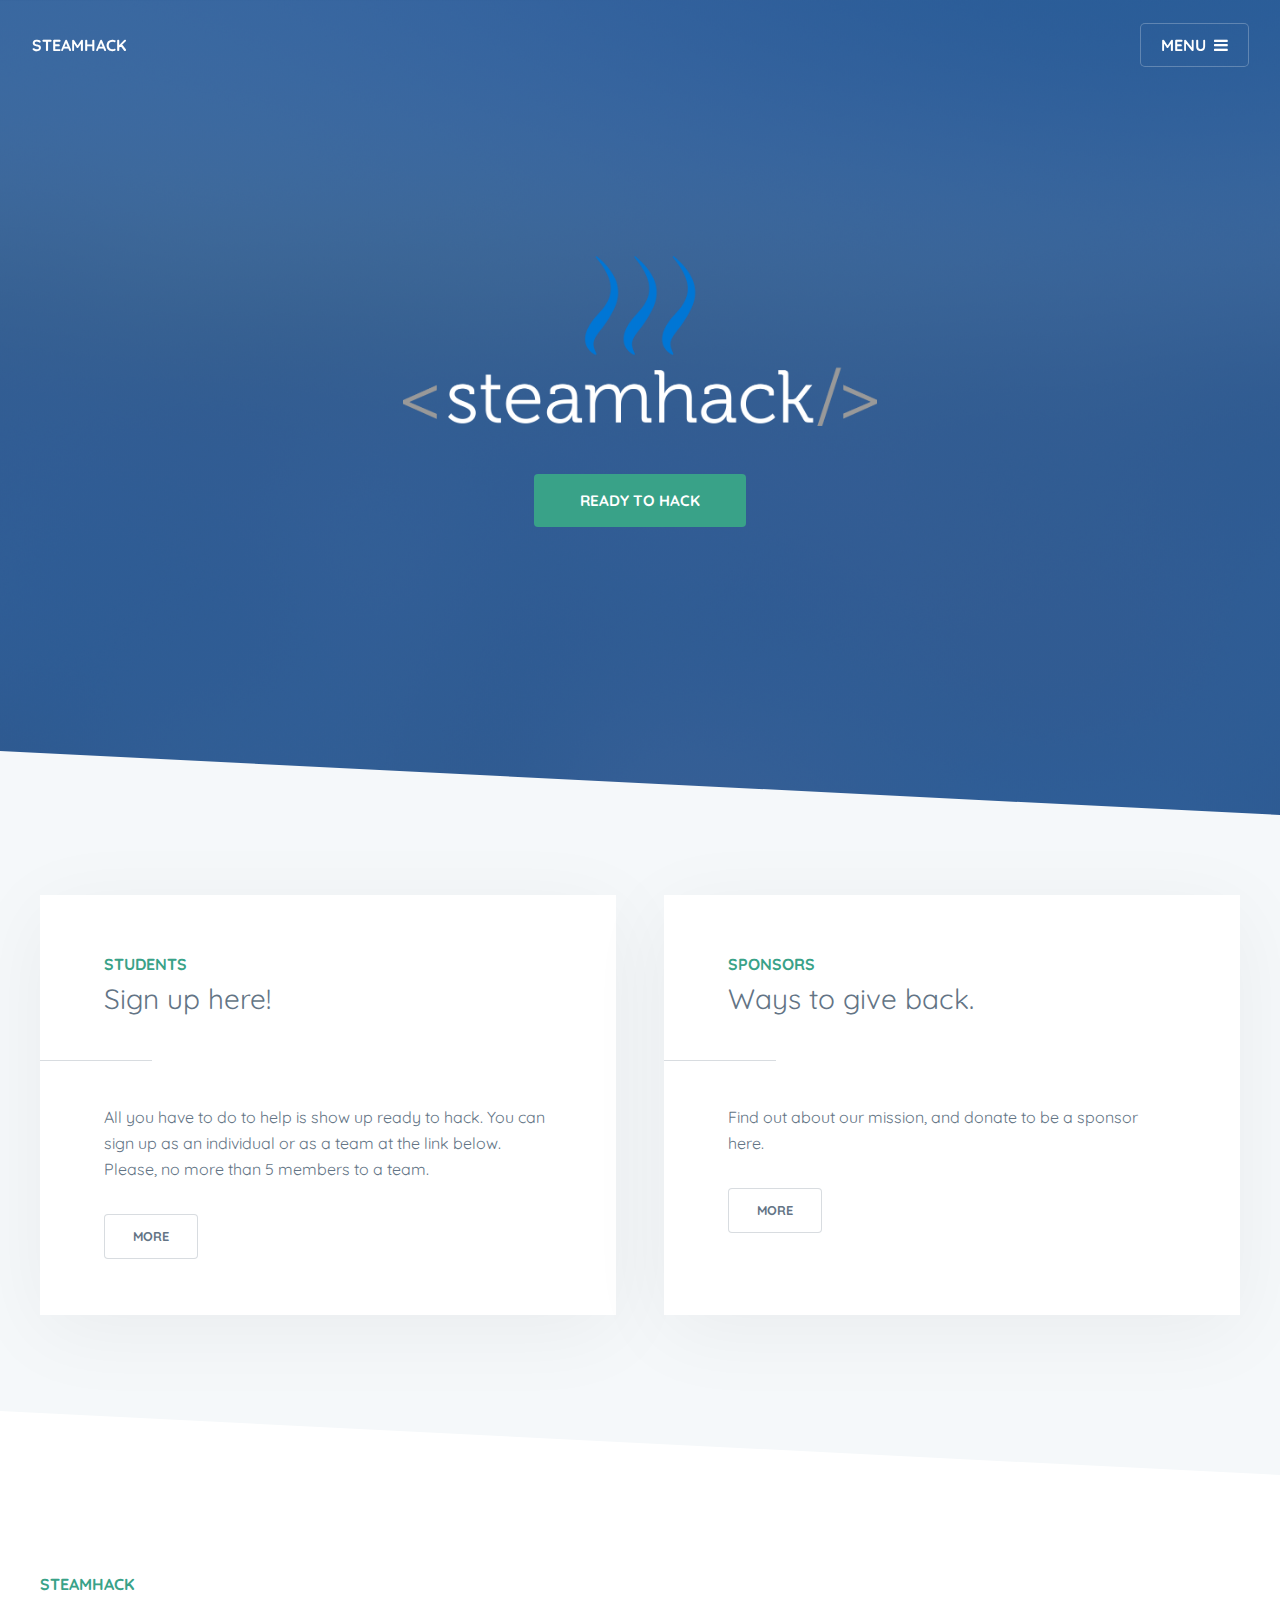
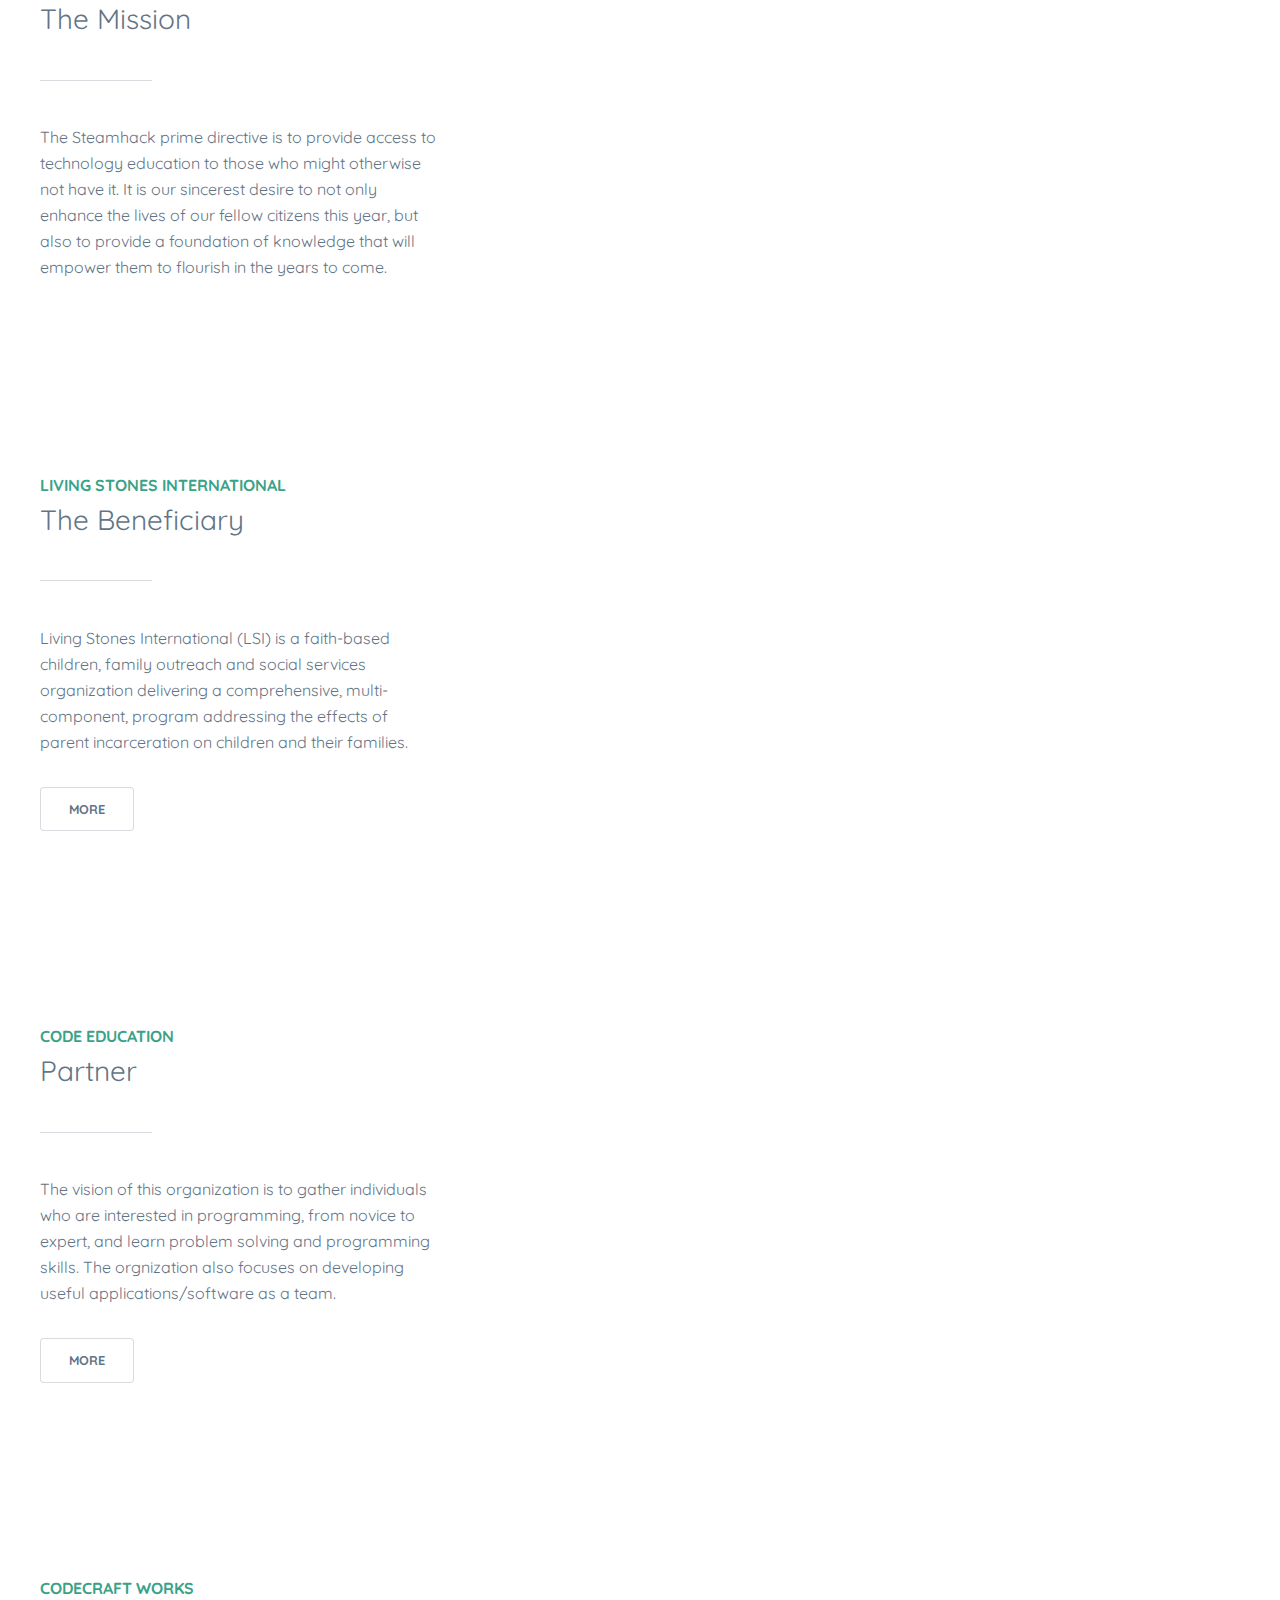
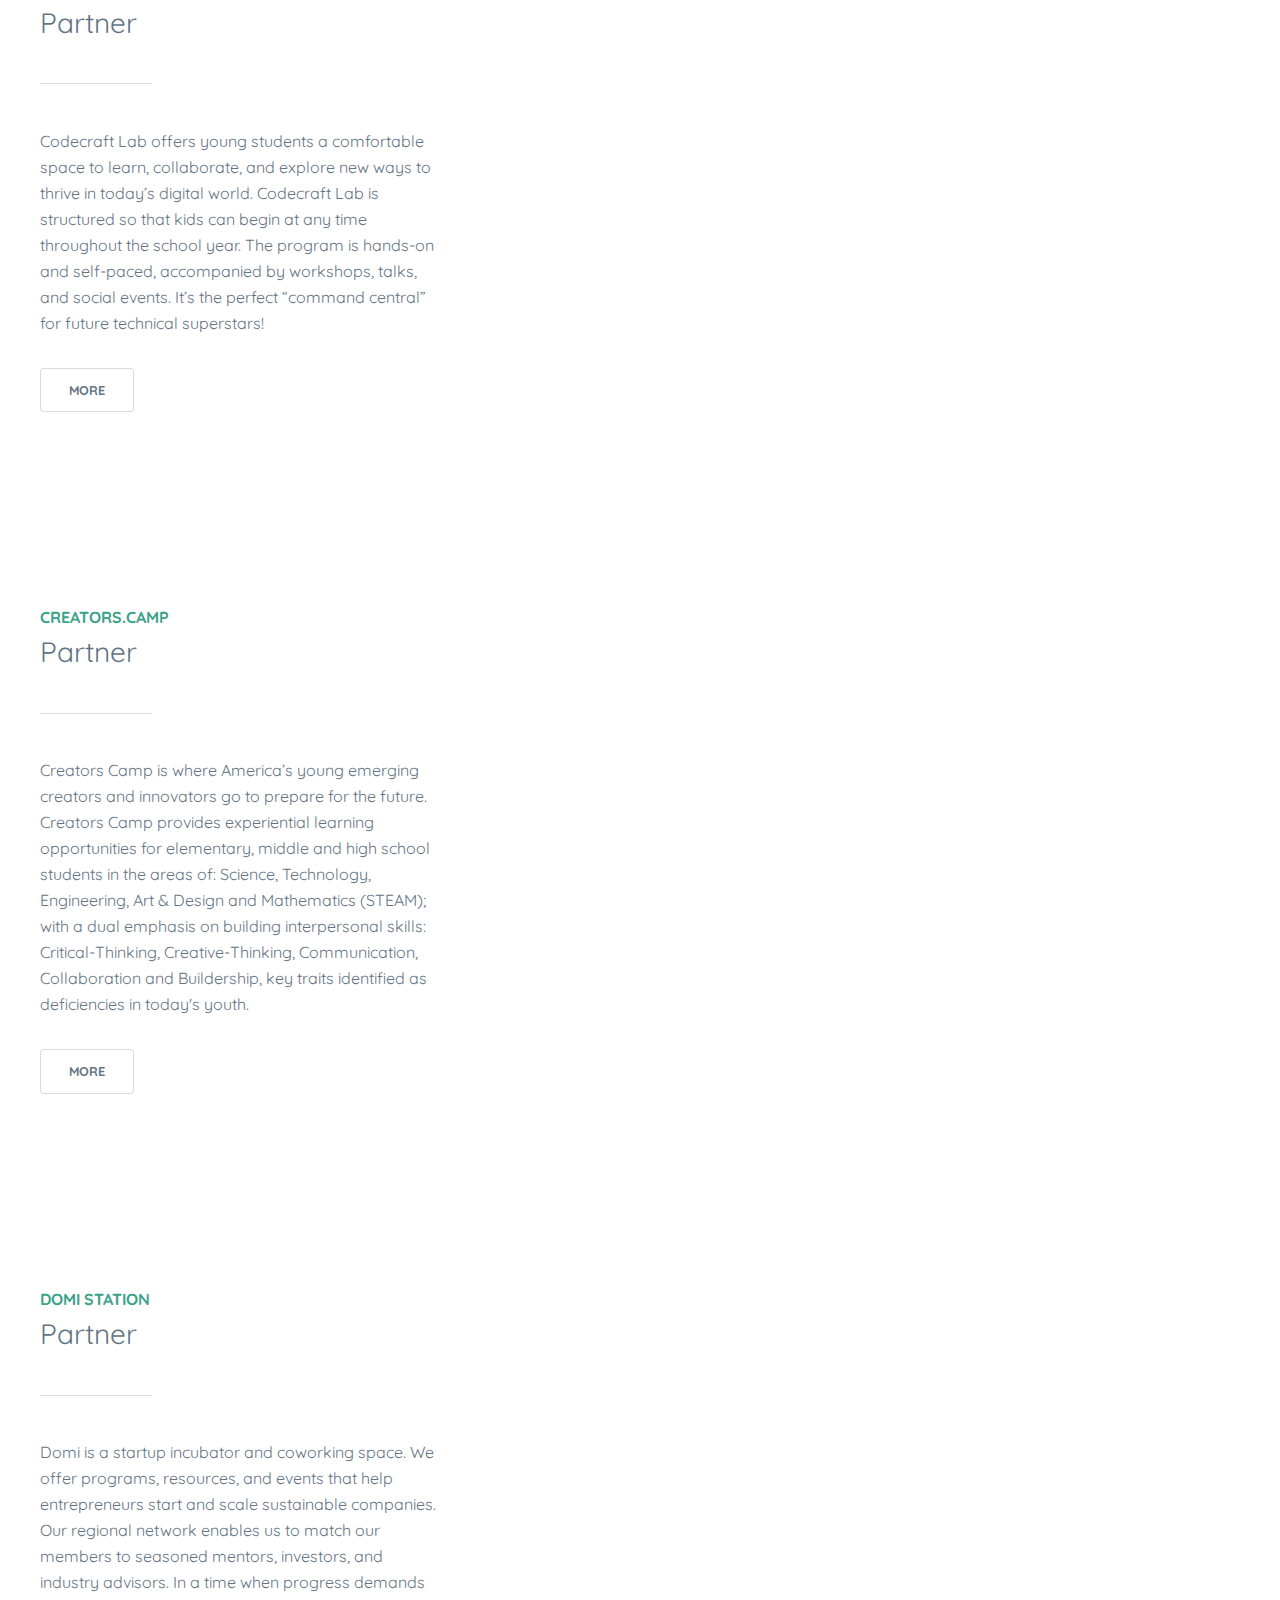
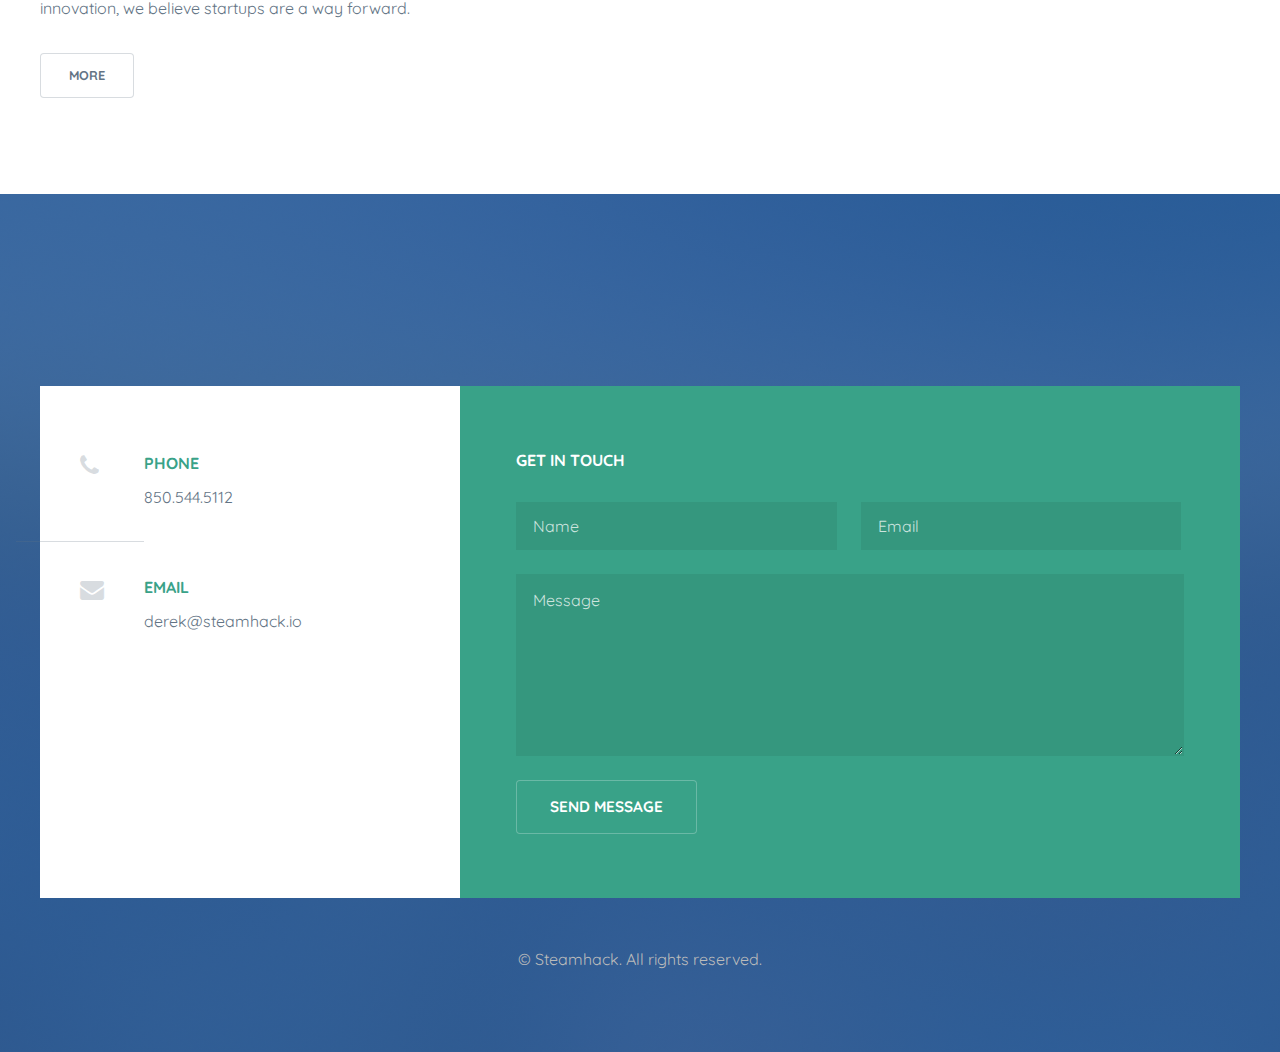
<file: index.html>
<!DOCTYPE HTML>
<html>
	<head>
		<title>Steamhack</title>
		<meta charset="utf-8" />
		<meta name="viewport" content="width=device-width, initial-scale=1" />
		<!--[if lte IE 8]><script src="assets/js/ie/html5shiv.js"></script><![endif]-->
		<link rel="stylesheet" href="assets/css/main.css" />
		<!--[if lte IE 9]><link rel="stylesheet" href="assets/css/ie9.css" /><![endif]-->
		<!--[if lte IE 8]><link rel="stylesheet" href="assets/css/ie8.css" /><![endif]-->
	</head>
	<body>

		<!-- Page wrapper -->
			<div id="page-wrapper">

				<!-- Header -->
					<header id="header" class="alt">
						<span class="logo"><a href="index.html">steamhack</a> <span></span></span>
						<a href="#menu">Menu</a>
					</header>

				<!-- Nav -->
					<nav id="menu">
						<div class="inner">
							<h2>Menu</h2>
							<ul class="links">
								<li><a href="index.html">Home</a></li>
								<li><a href="sponsor.html">Sponsor</a></li>
								<li><a href="#one" target="_blank">Sign Up</a></li>
								<li><a href="#two">The Mission</a></li>
								<li><a href="#three">The Beneficiary</a></li>
								<li><a href="#four">Code Education</a></li>
								<li><a href="#five">CodeCraft Works</a></li>
								<li><a href="#six">Creators Camp</a></li>
								<li><a href="#seven">Domi Station</a></li>
							</ul>
							<a class="close">Close</a>
						</div>
					</nav>

				<!-- Banner -->
					<section id="banner">
						<div class="inner">
							<!-- <p>ready to hack?</p> -->
							<h1><img src = "images/steamhackwhite.png" style="width:40%;"></h1>
							<ul class="actions">
								<li><a href="#one" class="button big special scrolly">ready to hack</a></li>
							</ul>
						</div>
					</section>

				<!-- One -->
					<section id="one" class="wrapper style2">
						<div class="inner">
							<section class="spotlights">
								<article>
									<header class="major">
										<p>Students</p>
										<h2>Sign up here!</h2>
									</header>
									<p>All you have to do to help is show up ready to hack. You can sign up as an individual or as a team at the link below. Please, no more than 5 members to a team.</p>
									<ul class="actions">
										<li><a href="https://www.eventbrite.com/e/steamhack-2017-hackathon-tickets-31968970050" class="button" target="_blank">More</a></li>
									</ul>
								</article>
								<article>
									<header class="major">
										<p>Sponsors</p>
										<h2>Ways to give back.</h2>
									</header>
									<p>Find out about our mission, and donate to be a sponsor here.</p>
									<ul class="actions">
										<li><a href="sponsor.html" class="button">More</a></li>
									</ul>
								</article>
							</section>
						</div>
					</section>

				<!-- two -->
					<section id="two" class="wrapper no-pad">
						<div class="inner">
							<header class="major alt">
								<p>Steamhack</p>
								<h2>The Mission</h2>
							</header>
							<section class="posts">
								<article>
									<div class="content">
										<p>
											The Steamhack prime directive is to provide access to technology education to those who might otherwise not have it. It is our sincerest desire to not only enhance the lives of our fellow citizens this year, but also to provide a foundation of knowledge that will empower them to flourish in the years to come.
										</p>
										<p>
										</p>

									</div>
								</article>
							</section>
						</div>
					</section>

				<!-- Three -->
					<section id="three" class="wrapper no-pad">
						<div class="inner">
							<header class="major alt">
								<p>Living Stones International</p>
								<h2>The Beneficiary</h2>
							</header>
							<section class="posts">
								<article>
									<div class="content">
										<p>
											Living Stones International (LSI) is a faith-based children, family outreach and social services organization delivering a comprehensive, multi-component, program addressing the effects of parent incarceration on children and their families.
										</p>
										<ul class="actions">
											<li><a href="http://welivingstones.org/index.html" class="button" target="_blank">More</a></li>
										</ul>
									</div>
								</article>
							</section>
						</div>
					</section>

				<!-- Four -->
					<section id="four" class="wrapper no-pad">
						<div class="inner">
							<header class="major alt">
								<p>Code Education</p>
								<h2>Partner</h2>
							</header>
							<section class="posts">
								<article>
									<div class="content">
										<p>
											The vision of this organization is to gather individuals who are interested in programming, from novice to expert, and learn problem solving and programming skills. The orgnization also focuses on developing useful applications/software as a team.
										</p>
										<ul class="actions">
											<li><a href="https://nolecentral.dsa.fsu.edu/organization/codeducation" class="button" target="_blank">More</a></li>
										</ul>
									</div>
								</article>
							</section>
						</div>
					</section>

				<!-- five -->
					<section id="five" class="wrapper no-pad">
						<div class="inner">
							<header class="major alt">
								<p>CodeCraft Works</p>
								<h2>Partner</h2>
							</header>
							<section class="posts">
								<article>
									<div class="content">
										<p>
											Codecraft Lab offers young students a comfortable space to learn, collaborate, and explore new ways to thrive in today’s digital world. Codecraft Lab is structured so that kids can begin at any time throughout the school year. The program is hands-on and self-paced, accompanied by workshops, talks, and social events. It’s the perfect “command central” for future technical superstars!
										</p>
										<ul class="actions">
											<li><a href="http://www.codecraftlab.org/tallahassee/" class="button" target="_blank">More</a></li>
										</ul>
									</div>
								</article>
							</section>
						</div>
					</section>
	
				<!-- six -->
					<section id="six" class="wrapper no-pad">
						<div class="inner">
							<header class="major alt">
								<p>Creators.camp</p>
								<h2>Partner</h2>
							</header>
							<section class="posts">
								<article>
									<div class="content">
										<p>
											Creators Camp is where America’s young emerging creators and innovators go to prepare for the future. Creators Camp provides experiential learning opportunities for elementary, middle and high school students in the areas of: Science, Technology, Engineering, Art & Design and Mathematics (STEAM); with a dual emphasis on building interpersonal skills: Critical-Thinking, Creative-Thinking, Communication, Collaboration and Buildership, key traits identified as deficiencies in today's youth.
										</p>
										<ul class="actions">
											<li><a href="http://creators.camp/" class="button" target="_blank">More</a></li>
										</ul>
									</div>
								</article>
							</section>
						</div>
					</section>

				<!-- seven -->
					<section id="seven" class="wrapper no-pad">
						<div class="inner">
							<header class="major alt">
								<p>Domi Station</p>
								<h2>Partner</h2>
							</header>
							<section class="posts">
								<article>
									<div class="content">
										<p>
											Domi is a startup incubator and coworking space. We offer programs, resources, and events that help entrepreneurs start and scale sustainable companies. Our regional network enables us to match our members to seasoned mentors, investors, and industry advisors. In a time when progress demands innovation, we believe startups are a way forward.
										</p>
										<ul class="actions">
											<li><a href="http://www.domistation.com/" class="button" target="_blank">More</a></li>
										</ul>
									</div>
								</article>
							</section>
						</div>
					</section>

				<!-- Footer -->
					<footer id="footer">
						<div class="inner">
							<ul class="contact">
								<li class="icon fa-phone">
									<strong>Phone</strong>
									850.544.5112
								</li>
								<li class="icon fa-envelope">
									<strong>Email</strong>
									derek@steamhack.io
								</li>
							</ul>
							<form action="mailto:derek@steamhack.io" method="post" enctype="text/plain">
								<h4>Get in touch</h4>
								<div class="field half first">
									<label for="name">Name</label>
									<input name="name" id="name" type="text" placeholder="Name">
								</div>
								<div class="field half">
									<label for="email">Email</label>
									<input name="email" id="email" type="email" placeholder="Email">
								</div>
								<div class="field">
									<label for="message">Message</label>
									<textarea name="message" id="message" rows="6" placeholder="Message"></textarea>
								</div>
								<ul class="actions">
									<li><input value="Send Message" class="button big" type="submit"></li>
								</ul>
							</form>
						</div>
						<div class="copyright">
							&copy; Steamhack. All rights reserved.
						</div>
					</footer>

			</div>

		<!-- Scripts -->
			<script src="assets/js/jquery.min.js"></script>
			<script src="assets/js/skel.min.js"></script>
			<script src="assets/js/util.js"></script>
			<script src="assets/js/jquery.scrollex.min.js"></script>
			<script src="assets/js/jquery.scrolly.min.js"></script>
			<!--[if lte IE 8]><script src="assets/js/ie/respond.min.js"></script><![endif]-->
			<script src="assets/js/main.js"></script>

	</body>
</html>
</file>
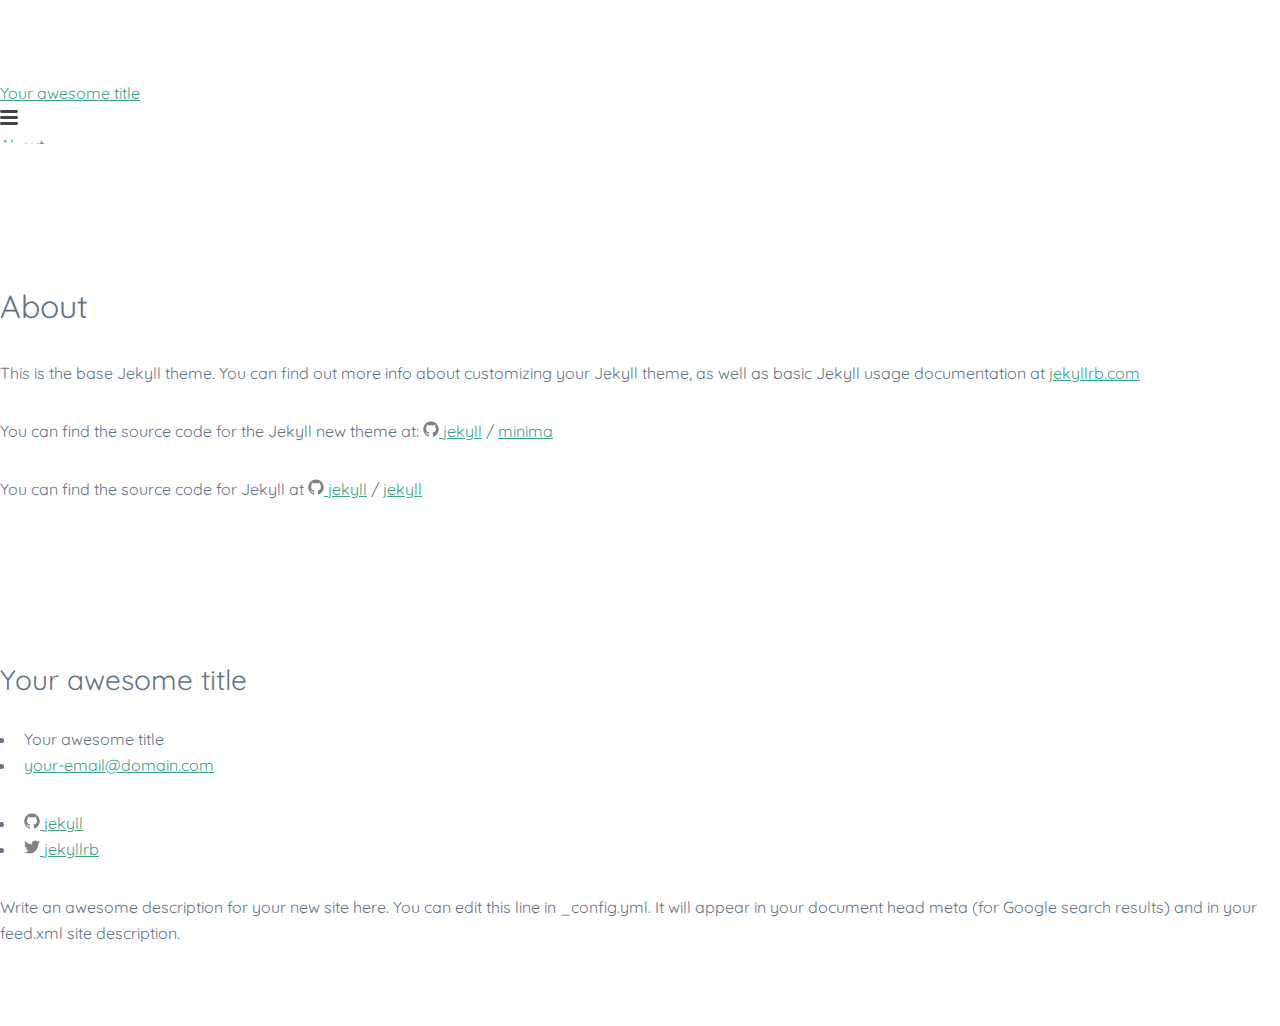
<file: about.html>
<!DOCTYPE html>
<html lang="en">

  <head>
  <meta charset="utf-8">
  <meta http-equiv="X-UA-Compatible" content="IE=edge">
  <meta name="viewport" content="width=device-width, initial-scale=1">

  <title>About</title>
  <meta name="description" content="Write an awesome description for your new site here. You can edit this line in _config.yml. It will appear in your document head meta (for Google search resu...">

  <link rel="stylesheet" href="assets/css/main.css">
  <link rel="alternate" type="application/rss+xml" title="Your awesome title" href="/feed.xml">
  
  
</head>


  <body>

    <header class="site-header" role="banner">

  <div class="wrapper">

    <a class="site-title" href="/">Your awesome title</a>

    <nav class="site-nav">
      <span class="menu-icon">
        <svg viewBox="0 0 18 15" width="18px" height="15px">
          <path fill="#424242" d="M18,1.484c0,0.82-0.665,1.484-1.484,1.484H1.484C0.665,2.969,0,2.304,0,1.484l0,0C0,0.665,0.665,0,1.484,0 h15.031C17.335,0,18,0.665,18,1.484L18,1.484z"/>
          <path fill="#424242" d="M18,7.516C18,8.335,17.335,9,16.516,9H1.484C0.665,9,0,8.335,0,7.516l0,0c0-0.82,0.665-1.484,1.484-1.484 h15.031C17.335,6.031,18,6.696,18,7.516L18,7.516z"/>
          <path fill="#424242" d="M18,13.516C18,14.335,17.335,15,16.516,15H1.484C0.665,15,0,14.335,0,13.516l0,0 c0-0.82,0.665-1.484,1.484-1.484h15.031C17.335,12.031,18,12.696,18,13.516L18,13.516z"/>
        </svg>
      </span>

      <div class="trigger">
        
          
          <a class="page-link" href="/about/">About</a>
          
        
          
        
          
        
          
        
          
        
      </div>
    </nav>

  </div>

</header>


    <main class="page-content" aria-label="Content">
      <div class="wrapper">
        <article class="post">

  <header class="post-header">
    <h1 class="post-title">About</h1>
  </header>

  <div class="post-content">
    <p>This is the base Jekyll theme. You can find out more info about customizing your Jekyll theme, as well as basic Jekyll usage documentation at <a href="https://jekyllrb.com/">jekyllrb.com</a></p>

<p>You can find the source code for the Jekyll new theme at:
<a href="https://github.com/jekyll"><span class="icon icon--github"><svg viewBox="0 0 16 16" width="16px" height="16px"><path fill="#828282" d="M7.999,0.431c-4.285,0-7.76,3.474-7.76,7.761 c0,3.428,2.223,6.337,5.307,7.363c0.388,0.071,0.53-0.168,0.53-0.374c0-0.184-0.007-0.672-0.01-1.32 c-2.159,0.469-2.614-1.04-2.614-1.04c-0.353-0.896-0.862-1.135-0.862-1.135c-0.705-0.481,0.053-0.472,0.053-0.472 c0.779,0.055,1.189,0.8,1.189,0.8c0.692,1.186,1.816,0.843,2.258,0.645c0.071-0.502,0.271-0.843,0.493-1.037 C4.86,11.425,3.049,10.76,3.049,7.786c0-0.847,0.302-1.54,0.799-2.082C3.768,5.507,3.501,4.718,3.924,3.65 c0,0,0.652-0.209,2.134,0.796C6.677,4.273,7.34,4.187,8,4.184c0.659,0.003,1.323,0.089,1.943,0.261 c1.482-1.004,2.132-0.796,2.132-0.796c0.423,1.068,0.157,1.857,0.077,2.054c0.497,0.542,0.798,1.235,0.798,2.082 c0,2.981-1.814,3.637-3.543,3.829c0.279,0.24,0.527,0.713,0.527,1.437c0,1.037-0.01,1.874-0.01,2.129 c0,0.208,0.14,0.449,0.534,0.373c3.081-1.028,5.302-3.935,5.302-7.362C15.76,3.906,12.285,0.431,7.999,0.431z"></path></svg>
</span><span class="username">jekyll</span></a>
 /
<a href="https://github.com/jekyll/minima">minima</a></p>

<p>You can find the source code for Jekyll at
<a href="https://github.com/jekyll"><span class="icon icon--github"><svg viewBox="0 0 16 16" width="16px" height="16px"><path fill="#828282" d="M7.999,0.431c-4.285,0-7.76,3.474-7.76,7.761 c0,3.428,2.223,6.337,5.307,7.363c0.388,0.071,0.53-0.168,0.53-0.374c0-0.184-0.007-0.672-0.01-1.32 c-2.159,0.469-2.614-1.04-2.614-1.04c-0.353-0.896-0.862-1.135-0.862-1.135c-0.705-0.481,0.053-0.472,0.053-0.472 c0.779,0.055,1.189,0.8,1.189,0.8c0.692,1.186,1.816,0.843,2.258,0.645c0.071-0.502,0.271-0.843,0.493-1.037 C4.86,11.425,3.049,10.76,3.049,7.786c0-0.847,0.302-1.54,0.799-2.082C3.768,5.507,3.501,4.718,3.924,3.65 c0,0,0.652-0.209,2.134,0.796C6.677,4.273,7.34,4.187,8,4.184c0.659,0.003,1.323,0.089,1.943,0.261 c1.482-1.004,2.132-0.796,2.132-0.796c0.423,1.068,0.157,1.857,0.077,2.054c0.497,0.542,0.798,1.235,0.798,2.082 c0,2.981-1.814,3.637-3.543,3.829c0.279,0.24,0.527,0.713,0.527,1.437c0,1.037-0.01,1.874-0.01,2.129 c0,0.208,0.14,0.449,0.534,0.373c3.081-1.028,5.302-3.935,5.302-7.362C15.76,3.906,12.285,0.431,7.999,0.431z"></path></svg>
</span><span class="username">jekyll</span></a>
 /
<a href="https://github.com/jekyll/jekyll">jekyll</a></p>

  </div>

</article>

      </div>
    </main>

    <footer class="site-footer">

  <div class="wrapper">

    <h2 class="footer-heading">Your awesome title</h2>

    <div class="footer-col-wrapper">
      <div class="footer-col footer-col-1">
        <ul class="contact-list">
          <li>
            
              Your awesome title
            
            </li>
            
            <li><a href="mailto:your-email@domain.com">your-email@domain.com</a></li>
            
        </ul>
      </div>

      <div class="footer-col footer-col-2">
        <ul class="social-media-list">
          
          <li>
            <a href="https://github.com/jekyll"><span class="icon icon--github"><svg viewBox="0 0 16 16" width="16px" height="16px"><path fill="#828282" d="M7.999,0.431c-4.285,0-7.76,3.474-7.76,7.761 c0,3.428,2.223,6.337,5.307,7.363c0.388,0.071,0.53-0.168,0.53-0.374c0-0.184-0.007-0.672-0.01-1.32 c-2.159,0.469-2.614-1.04-2.614-1.04c-0.353-0.896-0.862-1.135-0.862-1.135c-0.705-0.481,0.053-0.472,0.053-0.472 c0.779,0.055,1.189,0.8,1.189,0.8c0.692,1.186,1.816,0.843,2.258,0.645c0.071-0.502,0.271-0.843,0.493-1.037 C4.86,11.425,3.049,10.76,3.049,7.786c0-0.847,0.302-1.54,0.799-2.082C3.768,5.507,3.501,4.718,3.924,3.65 c0,0,0.652-0.209,2.134,0.796C6.677,4.273,7.34,4.187,8,4.184c0.659,0.003,1.323,0.089,1.943,0.261 c1.482-1.004,2.132-0.796,2.132-0.796c0.423,1.068,0.157,1.857,0.077,2.054c0.497,0.542,0.798,1.235,0.798,2.082 c0,2.981-1.814,3.637-3.543,3.829c0.279,0.24,0.527,0.713,0.527,1.437c0,1.037-0.01,1.874-0.01,2.129 c0,0.208,0.14,0.449,0.534,0.373c3.081-1.028,5.302-3.935,5.302-7.362C15.76,3.906,12.285,0.431,7.999,0.431z"/></svg>
</span><span class="username">jekyll</span></a>

          </li>
          

          
          <li>
            <a href="https://twitter.com/jekyllrb"><span class="icon icon--twitter"><svg viewBox="0 0 16 16" width="16px" height="16px"><path fill="#828282" d="M15.969,3.058c-0.586,0.26-1.217,0.436-1.878,0.515c0.675-0.405,1.194-1.045,1.438-1.809c-0.632,0.375-1.332,0.647-2.076,0.793c-0.596-0.636-1.446-1.033-2.387-1.033c-1.806,0-3.27,1.464-3.27,3.27 c0,0.256,0.029,0.506,0.085,0.745C5.163,5.404,2.753,4.102,1.14,2.124C0.859,2.607,0.698,3.168,0.698,3.767 c0,1.134,0.577,2.135,1.455,2.722C1.616,6.472,1.112,6.325,0.671,6.08c0,0.014,0,0.027,0,0.041c0,1.584,1.127,2.906,2.623,3.206 C3.02,9.402,2.731,9.442,2.433,9.442c-0.211,0-0.416-0.021-0.615-0.059c0.416,1.299,1.624,2.245,3.055,2.271 c-1.119,0.877-2.529,1.4-4.061,1.4c-0.264,0-0.524-0.015-0.78-0.046c1.447,0.928,3.166,1.469,5.013,1.469 c6.015,0,9.304-4.983,9.304-9.304c0-0.142-0.003-0.283-0.009-0.423C14.976,4.29,15.531,3.714,15.969,3.058z"/></svg>
</span><span class="username">jekyllrb</span></a>

          </li>
          
        </ul>
      </div>

      <div class="footer-col footer-col-3">
        <p>Write an awesome description for your new site here. You can edit this line in _config.yml. It will appear in your document head meta (for Google search results) and in your feed.xml site description.
</p>
      </div>
    </div>

  </div>

</footer>


  </body>

</html>
</file>
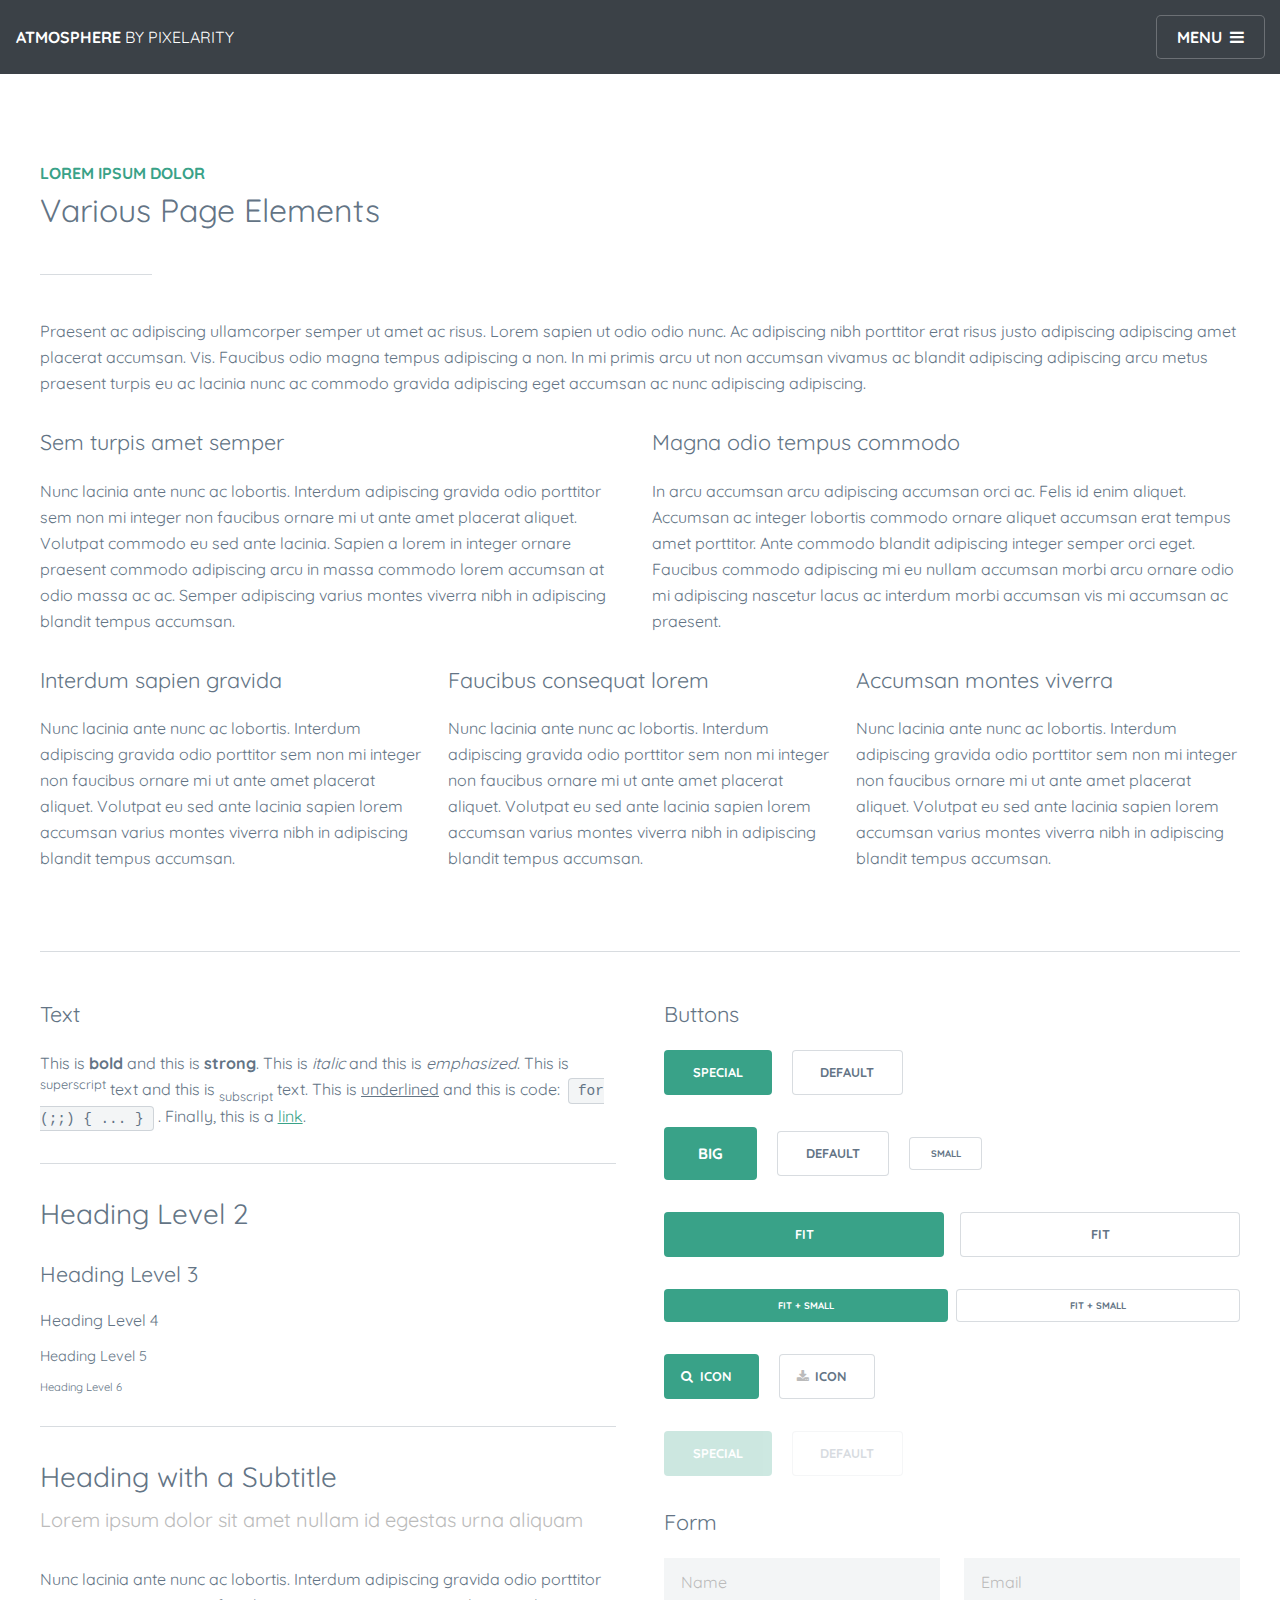
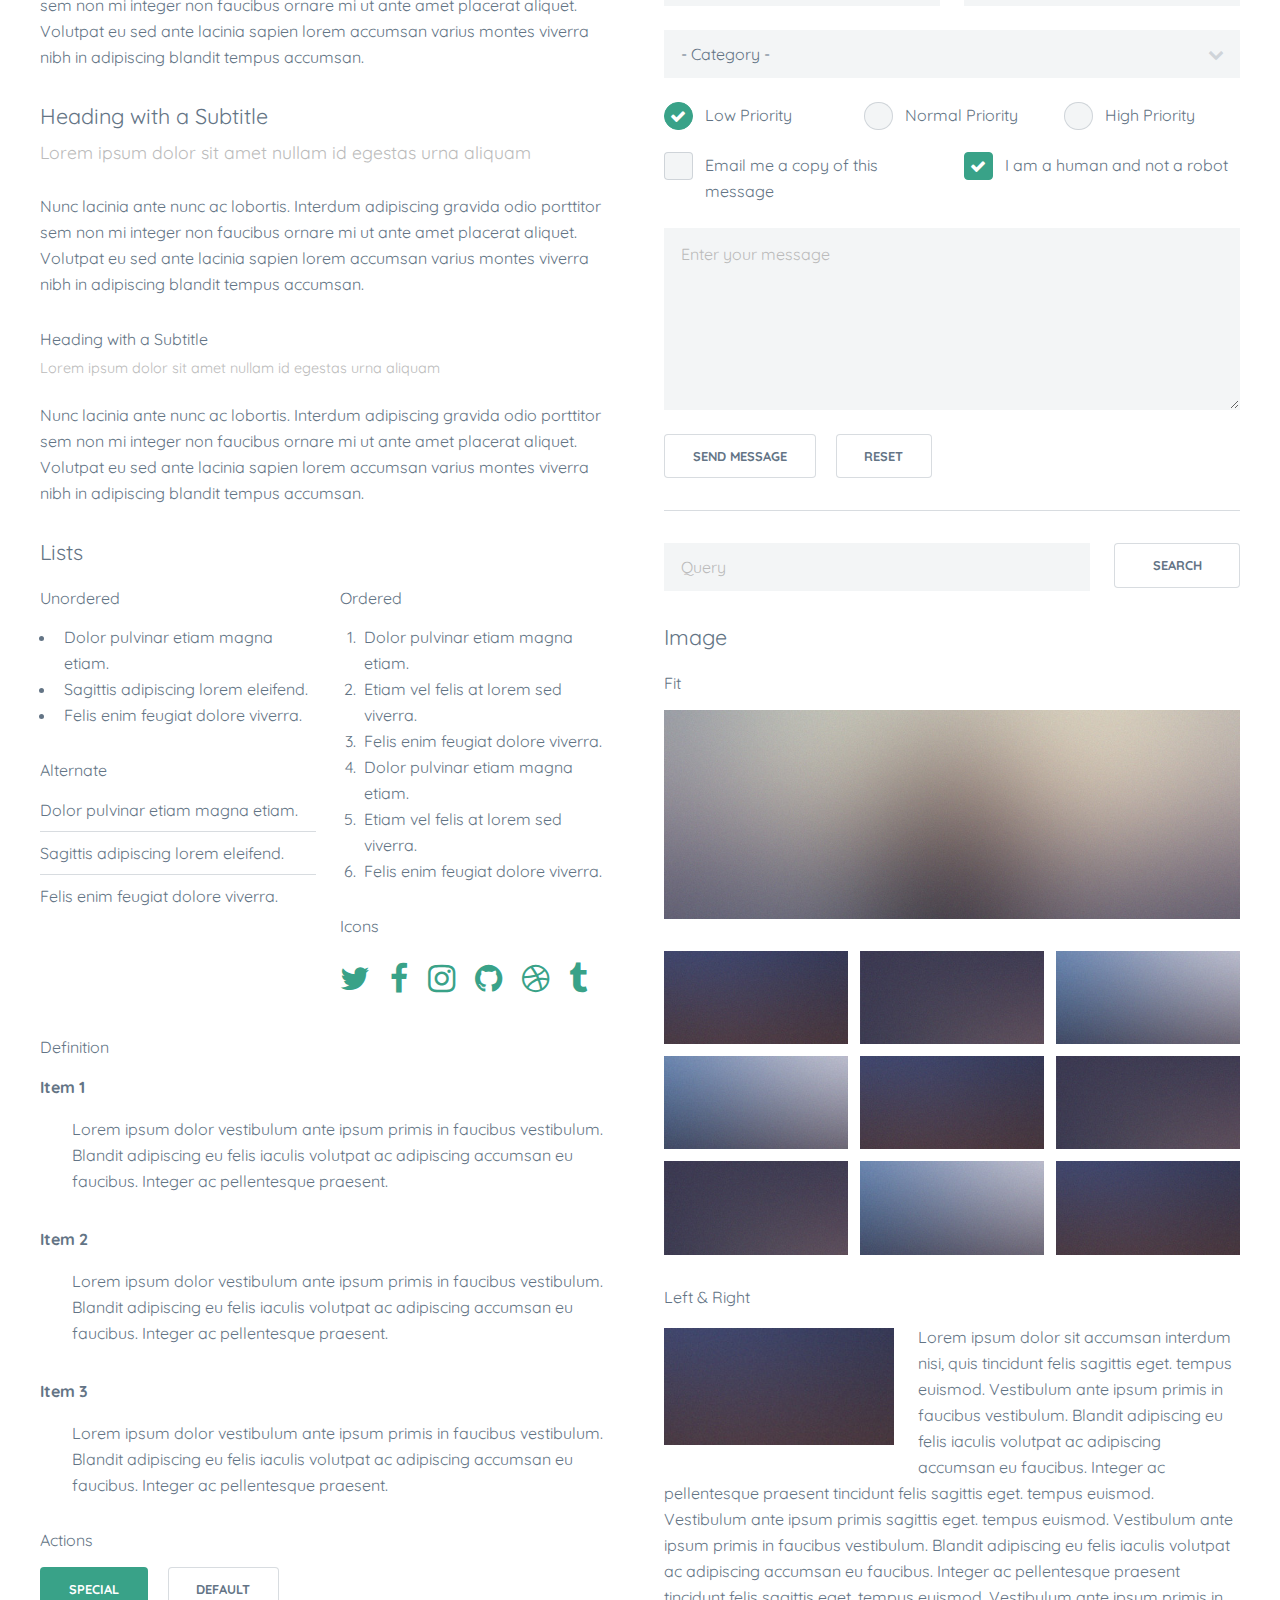
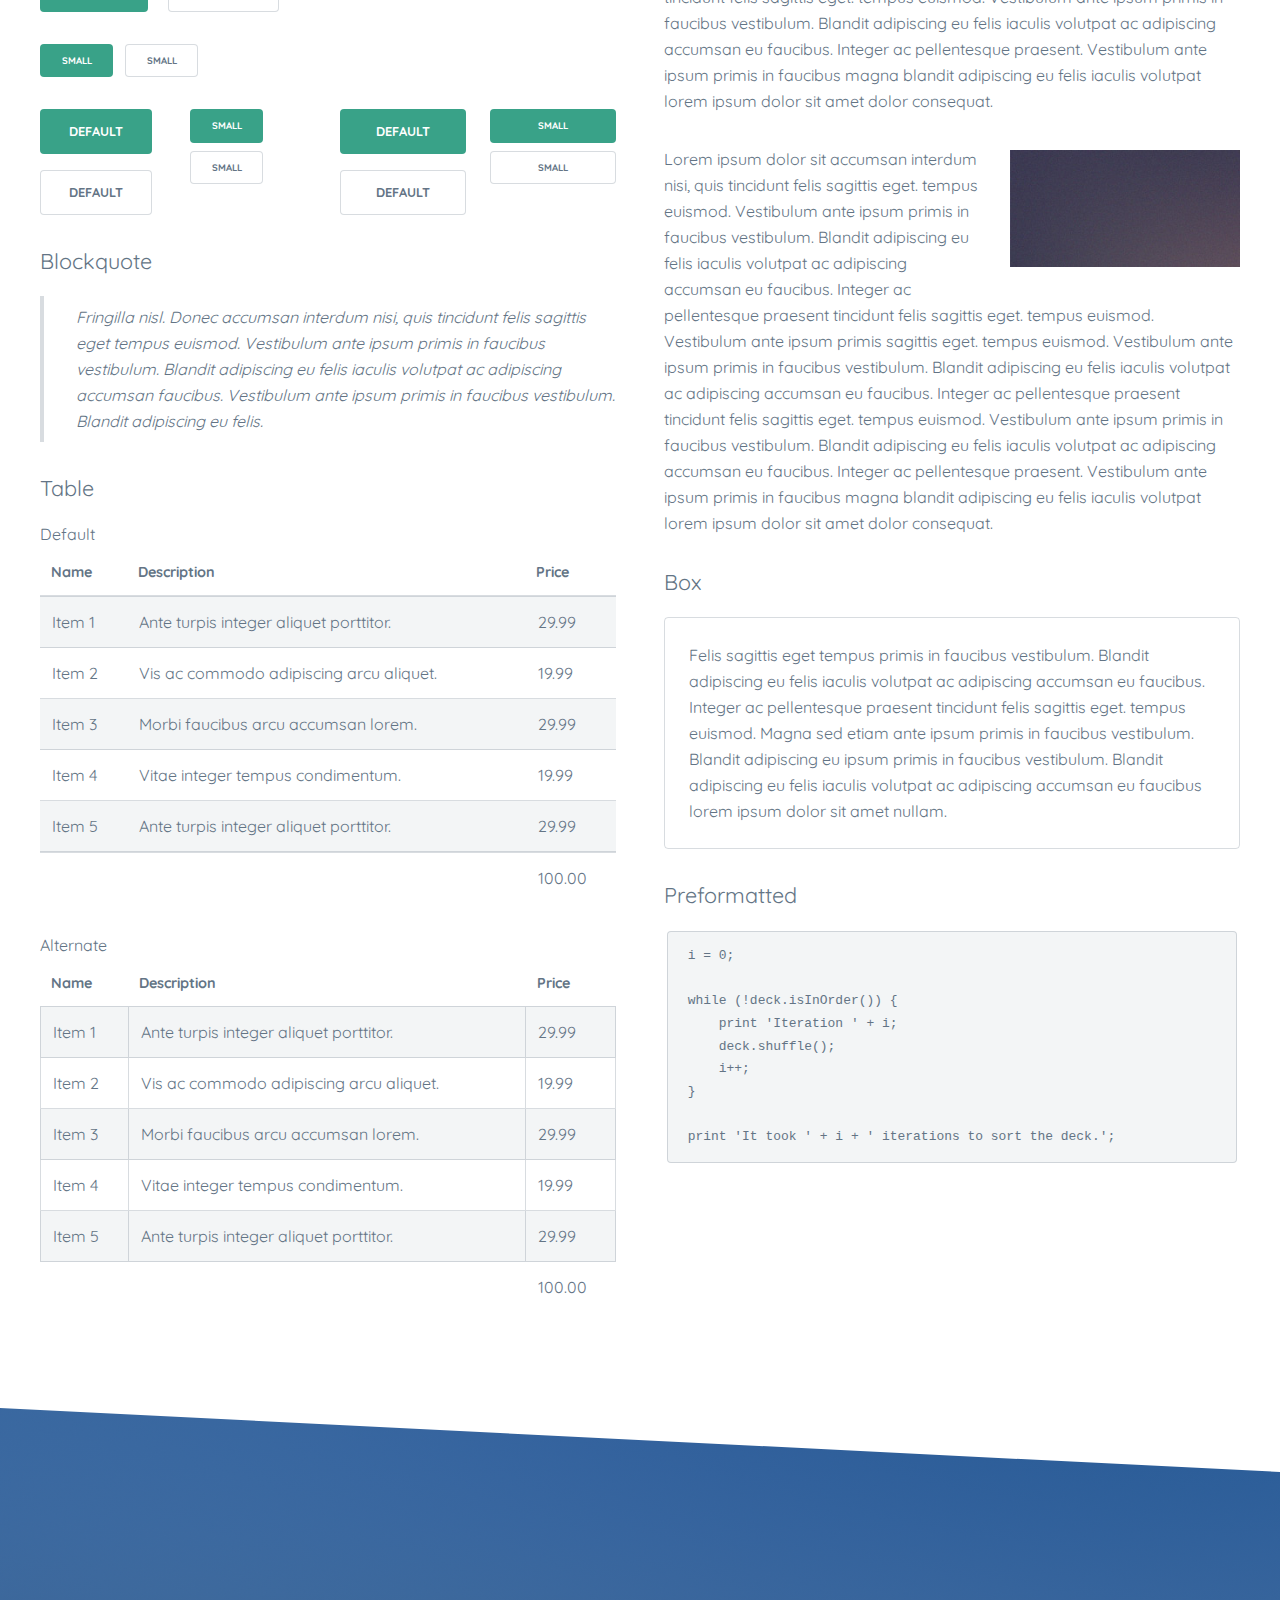
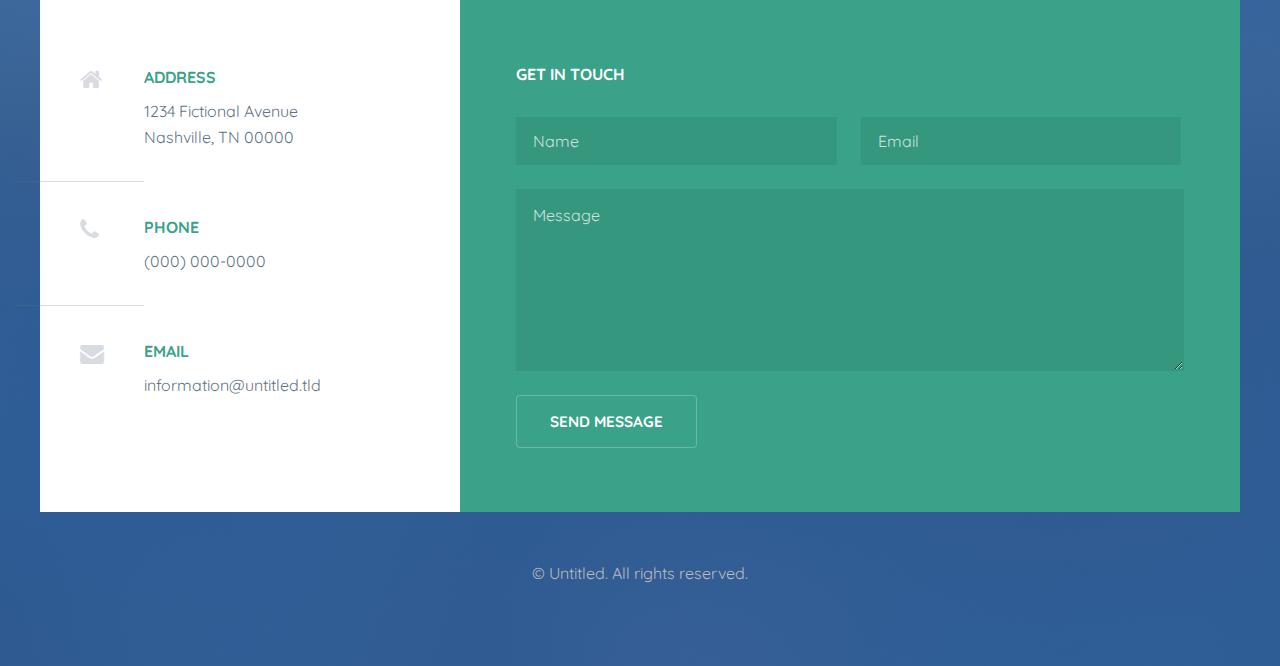
<file: elements.html>
<!DOCTYPE HTML>
<!--
	Atmosphere by Pixelarity
	pixelarity.com | hello@pixelarity.com
	License: pixelarity.com/license
-->
<html>
	<head>
		<title>Untitled</title>
		<meta charset="utf-8" />
		<meta name="viewport" content="width=device-width, initial-scale=1" />
		<!--[if lte IE 8]><script src="assets/js/ie/html5shiv.js"></script><![endif]-->
		<link rel="stylesheet" href="assets/css/main.css" />
		<!--[if lte IE 9]><link rel="stylesheet" href="assets/css/ie9.css" /><![endif]-->
		<!--[if lte IE 8]><link rel="stylesheet" href="assets/css/ie8.css" /><![endif]-->
	</head>
	<body>

		<!-- Page wrapper -->
			<div id="page-wrapper">

				<!-- Header -->
					<header id="header">
						<span class="logo"><a href="index.html">Atmosphere</a> <span>by Pixelarity</span></span>
						<a href="#menu">Menu</a>
					</header>

				<!-- Nav -->
					<nav id="menu">
						<div class="inner">
							<h2>Menu</h2>
							<ul class="links">
								<li><a href="index.html">Home</a></li>
								<li><a href="generic.html">Generic</a></li>
								<li><a href="elements.html">Elements</a></li>
								<li><a href="#">Log In</a></li>
								<li><a href="#">Sign Up</a></li>
							</ul>
							<a class="close">Close</a>
						</div>
					</nav>

				<!-- Main -->
					<section id="main" class="wrapper alt">
						<div class="inner">

							<!-- Content -->
								<header class="major">
									<p>Lorem Ipsum Dolor</p>
									<h1>Various Page Elements</h1>
								</header>
								<p>Praesent ac adipiscing ullamcorper semper ut amet ac risus. Lorem sapien ut odio odio nunc. Ac adipiscing nibh porttitor erat risus justo adipiscing adipiscing amet placerat accumsan. Vis. Faucibus odio magna tempus adipiscing a non. In mi primis arcu ut non accumsan vivamus ac blandit adipiscing adipiscing arcu metus praesent turpis eu ac lacinia nunc ac commodo gravida adipiscing eget accumsan ac nunc adipiscing adipiscing.</p>
								<div class="row">
									<div class="6u 12u$(small)">
										<h3>Sem turpis amet semper</h3>
										<p>Nunc lacinia ante nunc ac lobortis. Interdum adipiscing gravida odio porttitor sem non mi integer non faucibus ornare mi ut ante amet placerat aliquet. Volutpat commodo eu sed ante lacinia. Sapien a lorem in integer ornare praesent commodo adipiscing arcu in massa commodo lorem accumsan at odio massa ac ac. Semper adipiscing varius montes viverra nibh in adipiscing blandit tempus accumsan.</p>
									</div>
									<div class="6u$ 12u$(small)">
										<h3>Magna odio tempus commodo</h3>
										<p>In arcu accumsan arcu adipiscing accumsan orci ac. Felis id enim aliquet. Accumsan ac integer lobortis commodo ornare aliquet accumsan erat tempus amet porttitor. Ante commodo blandit adipiscing integer semper orci eget. Faucibus commodo adipiscing mi eu nullam accumsan morbi arcu ornare odio mi adipiscing nascetur lacus ac interdum morbi accumsan vis mi accumsan ac praesent.</p>
									</div>
									<!-- Break -->
									<div class="4u 12u$(medium)">
										<h3>Interdum sapien gravida</h3>
										<p>Nunc lacinia ante nunc ac lobortis. Interdum adipiscing gravida odio porttitor sem non mi integer non faucibus ornare mi ut ante amet placerat aliquet. Volutpat eu sed ante lacinia sapien lorem accumsan varius montes viverra nibh in adipiscing blandit tempus accumsan.</p>
									</div>
									<div class="4u 12u$(medium)">
										<h3>Faucibus consequat lorem</h3>
										<p>Nunc lacinia ante nunc ac lobortis. Interdum adipiscing gravida odio porttitor sem non mi integer non faucibus ornare mi ut ante amet placerat aliquet. Volutpat eu sed ante lacinia sapien lorem accumsan varius montes viverra nibh in adipiscing blandit tempus accumsan.</p>
									</div>
									<div class="4u$ 12u$(medium)">
										<h3>Accumsan montes viverra</h3>
										<p>Nunc lacinia ante nunc ac lobortis. Interdum adipiscing gravida odio porttitor sem non mi integer non faucibus ornare mi ut ante amet placerat aliquet. Volutpat eu sed ante lacinia sapien lorem accumsan varius montes viverra nibh in adipiscing blandit tempus accumsan.</p>
									</div>
								</div>

							<hr class="major" />

							<!-- Elements -->
								<div class="row 200%">
									<div class="6u 12u$(medium)">

										<!-- Text stuff -->
											<h3>Text</h3>
											<p>This is <b>bold</b> and this is <strong>strong</strong>. This is <i>italic</i> and this is <em>emphasized</em>.
											This is <sup>superscript</sup> text and this is <sub>subscript</sub> text.
											This is <u>underlined</u> and this is code: <code>for (;;) { ... }</code>.
											Finally, this is a <a href="#">link</a>.</p>
											<hr />
											<h2>Heading Level 2</h2>
											<h3>Heading Level 3</h3>
											<h4>Heading Level 4</h4>
											<h5>Heading Level 5</h5>
											<h6>Heading Level 6</h6>
											<hr />
											<header>
												<h2>Heading with a Subtitle</h2>
												<p>Lorem ipsum dolor sit amet nullam id egestas urna aliquam</p>
											</header>
											<p>Nunc lacinia ante nunc ac lobortis. Interdum adipiscing gravida odio porttitor sem non mi integer non faucibus ornare mi ut ante amet placerat aliquet. Volutpat eu sed ante lacinia sapien lorem accumsan varius montes viverra nibh in adipiscing blandit tempus accumsan.</p>
											<header>
												<h3>Heading with a Subtitle</h3>
												<p>Lorem ipsum dolor sit amet nullam id egestas urna aliquam</p>
											</header>
											<p>Nunc lacinia ante nunc ac lobortis. Interdum adipiscing gravida odio porttitor sem non mi integer non faucibus ornare mi ut ante amet placerat aliquet. Volutpat eu sed ante lacinia sapien lorem accumsan varius montes viverra nibh in adipiscing blandit tempus accumsan.</p>
											<header>
												<h4>Heading with a Subtitle</h4>
												<p>Lorem ipsum dolor sit amet nullam id egestas urna aliquam</p>
											</header>
											<p>Nunc lacinia ante nunc ac lobortis. Interdum adipiscing gravida odio porttitor sem non mi integer non faucibus ornare mi ut ante amet placerat aliquet. Volutpat eu sed ante lacinia sapien lorem accumsan varius montes viverra nibh in adipiscing blandit tempus accumsan.</p>

										<!-- Lists -->
											<h3>Lists</h3>
											<div class="row">
												<div class="6u 12u$(small)">

													<h4>Unordered</h4>
													<ul>
														<li>Dolor pulvinar etiam magna etiam.</li>
														<li>Sagittis adipiscing lorem eleifend.</li>
														<li>Felis enim feugiat dolore viverra.</li>
													</ul>

													<h4>Alternate</h4>
													<ul class="alt">
														<li>Dolor pulvinar etiam magna etiam.</li>
														<li>Sagittis adipiscing lorem eleifend.</li>
														<li>Felis enim feugiat dolore viverra.</li>
													</ul>

												</div>
												<div class="6u$ 12u$(small)">

													<h4>Ordered</h4>
													<ol>
														<li>Dolor pulvinar etiam magna etiam.</li>
														<li>Etiam vel felis at lorem sed viverra.</li>
														<li>Felis enim feugiat dolore viverra.</li>
														<li>Dolor pulvinar etiam magna etiam.</li>
														<li>Etiam vel felis at lorem sed viverra.</li>
														<li>Felis enim feugiat dolore viverra.</li>
													</ol>

													<h4>Icons</h4>
													<ul class="icons">
														<li><a href="#" class="icon fa-twitter"><span class="label">Twitter</span></a></li>
														<li><a href="#" class="icon fa-facebook"><span class="label">Facebook</span></a></li>
														<li><a href="#" class="icon fa-instagram"><span class="label">Instagram</span></a></li>
														<li><a href="#" class="icon fa-github"><span class="label">Github</span></a></li>
														<li><a href="#" class="icon fa-dribbble"><span class="label">Dribbble</span></a></li>
														<li><a href="#" class="icon fa-tumblr"><span class="label">Tumblr</span></a></li>
													</ul>

												</div>
											</div>
											<h4>Definition</h4>
											<dl>
												<dt>Item 1</dt>
												<dd>
													<p>Lorem ipsum dolor vestibulum ante ipsum primis in faucibus vestibulum. Blandit adipiscing eu felis iaculis volutpat ac adipiscing accumsan eu faucibus. Integer ac pellentesque praesent.</p>
												</dd>
												<dt>Item 2</dt>
												<dd>
													<p>Lorem ipsum dolor vestibulum ante ipsum primis in faucibus vestibulum. Blandit adipiscing eu felis iaculis volutpat ac adipiscing accumsan eu faucibus. Integer ac pellentesque praesent.</p>
												</dd>
												<dt>Item 3</dt>
												<dd>
													<p>Lorem ipsum dolor vestibulum ante ipsum primis in faucibus vestibulum. Blandit adipiscing eu felis iaculis volutpat ac adipiscing accumsan eu faucibus. Integer ac pellentesque praesent.</p>
												</dd>
											</dl>

											<h4>Actions</h4>
											<ul class="actions">
												<li><a href="#" class="button special">Special</a></li>
												<li><a href="#" class="button">Default</a></li>
											</ul>
											<ul class="actions small">
												<li><a href="#" class="button special small">Small</a></li>
												<li><a href="#" class="button small">Small</a></li>
											</ul>
											<div class="row">
												<div class="3u 12u$(small)">
													<ul class="actions vertical">
														<li><a href="#" class="button special">Default</a></li>
														<li><a href="#" class="button">Default</a></li>
													</ul>
												</div>
												<div class="3u 12u$(small)">
													<ul class="actions vertical small">
														<li><a href="#" class="button special small">Small</a></li>
														<li><a href="#" class="button small">Small</a></li>
													</ul>
												</div>
												<div class="3u 12u$(small)">
													<ul class="actions vertical">
														<li><a href="#" class="button special fit">Default</a></li>
														<li><a href="#" class="button fit">Default</a></li>
													</ul>
												</div>
												<div class="3u$ 12u$(small)">
													<ul class="actions vertical small">
														<li><a href="#" class="button special small fit">Small</a></li>
														<li><a href="#" class="button small fit">Small</a></li>
													</ul>
												</div>
											</div>

										<!-- Blockquote -->
											<h3>Blockquote</h3>
											<blockquote>Fringilla nisl. Donec accumsan interdum nisi, quis tincidunt felis sagittis eget tempus euismod. Vestibulum ante ipsum primis in faucibus vestibulum. Blandit adipiscing eu felis iaculis volutpat ac adipiscing accumsan faucibus. Vestibulum ante ipsum primis in faucibus vestibulum. Blandit adipiscing eu felis.</blockquote>

										<!-- Table -->
											<h3>Table</h3>

											<h4>Default</h4>
											<div class="table-wrapper">
												<table>
													<thead>
														<tr>
															<th>Name</th>
															<th>Description</th>
															<th>Price</th>
														</tr>
													</thead>
													<tbody>
														<tr>
															<td>Item 1</td>
															<td>Ante turpis integer aliquet porttitor.</td>
															<td>29.99</td>
														</tr>
														<tr>
															<td>Item 2</td>
															<td>Vis ac commodo adipiscing arcu aliquet.</td>
															<td>19.99</td>
														</tr>
														<tr>
															<td>Item 3</td>
															<td> Morbi faucibus arcu accumsan lorem.</td>
															<td>29.99</td>
														</tr>
														<tr>
															<td>Item 4</td>
															<td>Vitae integer tempus condimentum.</td>
															<td>19.99</td>
														</tr>
														<tr>
															<td>Item 5</td>
															<td>Ante turpis integer aliquet porttitor.</td>
															<td>29.99</td>
														</tr>
													</tbody>
													<tfoot>
														<tr>
															<td colspan="2"></td>
															<td>100.00</td>
														</tr>
													</tfoot>
												</table>
											</div>

											<h4>Alternate</h4>
											<div class="table-wrapper">
												<table class="alt">
													<thead>
														<tr>
															<th>Name</th>
															<th>Description</th>
															<th>Price</th>
														</tr>
													</thead>
													<tbody>
														<tr>
															<td>Item 1</td>
															<td>Ante turpis integer aliquet porttitor.</td>
															<td>29.99</td>
														</tr>
														<tr>
															<td>Item 2</td>
															<td>Vis ac commodo adipiscing arcu aliquet.</td>
															<td>19.99</td>
														</tr>
														<tr>
															<td>Item 3</td>
															<td> Morbi faucibus arcu accumsan lorem.</td>
															<td>29.99</td>
														</tr>
														<tr>
															<td>Item 4</td>
															<td>Vitae integer tempus condimentum.</td>
															<td>19.99</td>
														</tr>
														<tr>
															<td>Item 5</td>
															<td>Ante turpis integer aliquet porttitor.</td>
															<td>29.99</td>
														</tr>
													</tbody>
													<tfoot>
														<tr>
															<td colspan="2"></td>
															<td>100.00</td>
														</tr>
													</tfoot>
												</table>
											</div>

									</div>
									<div class="6u$ 12u$(medium)">

										<!-- Buttons -->
											<h3>Buttons</h3>
											<ul class="actions">
												<li><a href="#" class="button special">Special</a></li>
												<li><a href="#" class="button">Default</a></li>
											</ul>
											<ul class="actions">
												<li><a href="#" class="button special big">Big</a></li>
												<li><a href="#" class="button">Default</a></li>
												<li><a href="#" class="button small">Small</a></li>
											</ul>
											<ul class="actions fit">
												<li><a href="#" class="button special fit">Fit</a></li>
												<li><a href="#" class="button fit">Fit</a></li>
											</ul>
											<ul class="actions fit small">
												<li><a href="#" class="button special fit small">Fit + Small</a></li>
												<li><a href="#" class="button fit small">Fit + Small</a></li>
											</ul>
											<ul class="actions">
												<li><a href="#" class="button special icon fa-search">Icon</a></li>
												<li><a href="#" class="button icon fa-download">Icon</a></li>
											</ul>
											<ul class="actions">
												<li><span class="button special disabled">Special</span></li>
												<li><span class="button disabled">Default</span></li>
											</ul>

										<!-- Form -->
											<h3>Form</h3>

											<form method="post" action="#">
												<div class="row uniform">
													<div class="6u 12u$(xsmall)">
														<input type="text" name="demo-name" id="demo-name" value="" placeholder="Name" />
													</div>
													<div class="6u$ 12u$(xsmall)">
														<input type="email" name="demo-email" id="demo-email" value="" placeholder="Email" />
													</div>
													<!-- Break -->
													<div class="12u$">
														<div class="select-wrapper">
															<select name="demo-category" id="demo-category">
																<option value="">- Category -</option>
																<option value="1">Manufacturing</option>
																<option value="1">Shipping</option>
																<option value="1">Administration</option>
																<option value="1">Human Resources</option>
															</select>
														</div>
													</div>
													<!-- Break -->
													<div class="4u 12u$(small)">
														<input type="radio" id="demo-priority-low" name="demo-priority" checked>
														<label for="demo-priority-low">Low Priority</label>
													</div>
													<div class="4u 12u$(small)">
														<input type="radio" id="demo-priority-normal" name="demo-priority">
														<label for="demo-priority-normal">Normal Priority</label>
													</div>
													<div class="4u$ 12u$(small)">
														<input type="radio" id="demo-priority-high" name="demo-priority">
														<label for="demo-priority-high">High Priority</label>
													</div>
													<!-- Break -->
													<div class="6u 12u$(small)">
														<input type="checkbox" id="demo-copy" name="demo-copy">
														<label for="demo-copy">Email me a copy of this message</label>
													</div>
													<div class="6u$ 12u$(small)">
														<input type="checkbox" id="demo-human" name="demo-human" checked>
														<label for="demo-human">I am a human and not a robot</label>
													</div>
													<!-- Break -->
													<div class="12u$">
														<textarea name="demo-message" id="demo-message" placeholder="Enter your message" rows="6"></textarea>
													</div>
													<!-- Break -->
													<div class="12u$">
														<ul class="actions">
															<li><input type="submit" value="Send Message" /></li>
															<li><input type="reset" value="Reset" class="alt" /></li>
														</ul>
													</div>
												</div>
											</form>

											<hr />

											<form method="post" action="#">
												<div class="row uniform">
													<div class="9u 12u$(small)">
														<input type="text" name="query" id="query" value="" placeholder="Query" />
													</div>
													<div class="3u$ 12u$(small)">
														<input type="submit" value="Search" class="fit" />
													</div>
												</div>
											</form>

										<!-- Image -->
											<h3>Image</h3>

											<h4>Fit</h4>
											<span class="image fit"><img src="images/pic01.jpg" alt="" /></span>
											<div class="box alt">
												<div class="row 50% uniform">
													<div class="4u"><span class="image fit"><img src="images/pic02.jpg" alt="" /></span></div>
													<div class="4u"><span class="image fit"><img src="images/pic03.jpg" alt="" /></span></div>
													<div class="4u$"><span class="image fit"><img src="images/pic04.jpg" alt="" /></span></div>
													<!-- Break -->
													<div class="4u"><span class="image fit"><img src="images/pic04.jpg" alt="" /></span></div>
													<div class="4u"><span class="image fit"><img src="images/pic02.jpg" alt="" /></span></div>
													<div class="4u$"><span class="image fit"><img src="images/pic03.jpg" alt="" /></span></div>
													<!-- Break -->
													<div class="4u"><span class="image fit"><img src="images/pic03.jpg" alt="" /></span></div>
													<div class="4u"><span class="image fit"><img src="images/pic04.jpg" alt="" /></span></div>
													<div class="4u$"><span class="image fit"><img src="images/pic02.jpg" alt="" /></span></div>
												</div>
											</div>

											<h4>Left &amp; Right</h4>
											<p><span class="image left"><img src="images/pic02.jpg" alt="" /></span>Lorem ipsum dolor sit accumsan interdum nisi, quis tincidunt felis sagittis eget. tempus euismod. Vestibulum ante ipsum primis in faucibus vestibulum. Blandit adipiscing eu felis iaculis volutpat ac adipiscing accumsan eu faucibus. Integer ac pellentesque praesent tincidunt felis sagittis eget. tempus euismod. Vestibulum ante ipsum primis sagittis eget. tempus euismod. Vestibulum ante ipsum primis in faucibus vestibulum. Blandit adipiscing eu felis iaculis volutpat ac adipiscing accumsan eu faucibus. Integer ac pellentesque praesent tincidunt felis sagittis eget. tempus euismod. Vestibulum ante ipsum primis in faucibus vestibulum. Blandit adipiscing eu felis iaculis volutpat ac adipiscing accumsan eu faucibus. Integer ac pellentesque praesent. Vestibulum ante ipsum primis in faucibus magna blandit adipiscing eu felis iaculis volutpat lorem ipsum dolor sit amet dolor consequat.</p>
											<p><span class="image right"><img src="images/pic03.jpg" alt="" /></span>Lorem ipsum dolor sit accumsan interdum nisi, quis tincidunt felis sagittis eget. tempus euismod. Vestibulum ante ipsum primis in faucibus vestibulum. Blandit adipiscing eu felis iaculis volutpat ac adipiscing accumsan eu faucibus. Integer ac pellentesque praesent tincidunt felis sagittis eget. tempus euismod. Vestibulum ante ipsum primis sagittis eget. tempus euismod. Vestibulum ante ipsum primis in faucibus vestibulum. Blandit adipiscing eu felis iaculis volutpat ac adipiscing accumsan eu faucibus. Integer ac pellentesque praesent tincidunt felis sagittis eget. tempus euismod. Vestibulum ante ipsum primis in faucibus vestibulum. Blandit adipiscing eu felis iaculis volutpat ac adipiscing accumsan eu faucibus. Integer ac pellentesque praesent. Vestibulum ante ipsum primis in faucibus magna blandit adipiscing eu felis iaculis volutpat lorem ipsum dolor sit amet dolor consequat.</p>

										<!-- Box -->
											<h3>Box</h3>
											<div class="box">
												<p>Felis sagittis eget tempus primis in faucibus vestibulum. Blandit adipiscing eu felis iaculis volutpat ac adipiscing accumsan eu faucibus. Integer ac pellentesque praesent tincidunt felis sagittis eget. tempus euismod. Magna sed etiam ante ipsum primis in faucibus vestibulum. Blandit adipiscing eu ipsum primis in faucibus vestibulum. Blandit adipiscing eu felis iaculis volutpat ac adipiscing accumsan eu faucibus lorem ipsum dolor sit amet nullam.</p>
											</div>

										<!-- Preformatted Code -->
											<h3>Preformatted</h3>
											<pre><code>i = 0;

while (!deck.isInOrder()) {
    print 'Iteration ' + i;
    deck.shuffle();
    i++;
}

print 'It took ' + i + ' iterations to sort the deck.';
</code></pre>

									</div>
								</div>

						</div>
					</section>

				<!-- Footer -->
					<footer id="footer">
						<div class="inner">
							<ul class="contact">
								<li class="icon fa-home">
									<strong>Address</strong>
									1234 Fictional Avenue<br>Nashville, TN 00000
								</li>
								<li class="icon fa-phone">
									<strong>Phone</strong>
									(000) 000-0000
								</li>
								<li class="icon fa-envelope">
									<strong>Email</strong>
									information@untitled.tld
								</li>
							</ul>
							<form action="#" method="post">
								<h4>Get in touch</h4>
								<div class="field half first">
									<label for="name">Name</label>
									<input name="name" id="name" type="text" placeholder="Name">
								</div>
								<div class="field half">
									<label for="email">Email</label>
									<input name="email" id="email" type="email" placeholder="Email">
								</div>
								<div class="field">
									<label for="message">Message</label>
									<textarea name="message" id="message" rows="6" placeholder="Message"></textarea>
								</div>
								<ul class="actions">
									<li><input value="Send Message" class="button big" type="submit"></li>
								</ul>
							</form>
						</div>
						<div class="copyright">
							&copy; Untitled. All rights reserved.
						</div>
					</footer>

			</div>

		<!-- Scripts -->
			<script src="assets/js/jquery.min.js"></script>
			<script src="assets/js/skel.min.js"></script>
			<script src="assets/js/util.js"></script>
			<script src="assets/js/jquery.scrollex.min.js"></script>
			<script src="assets/js/jquery.scrolly.min.js"></script>
			<!--[if lte IE 8]><script src="assets/js/ie/respond.min.js"></script><![endif]-->
			<script src="assets/js/main.js"></script>

	</body>
</html>
</file>
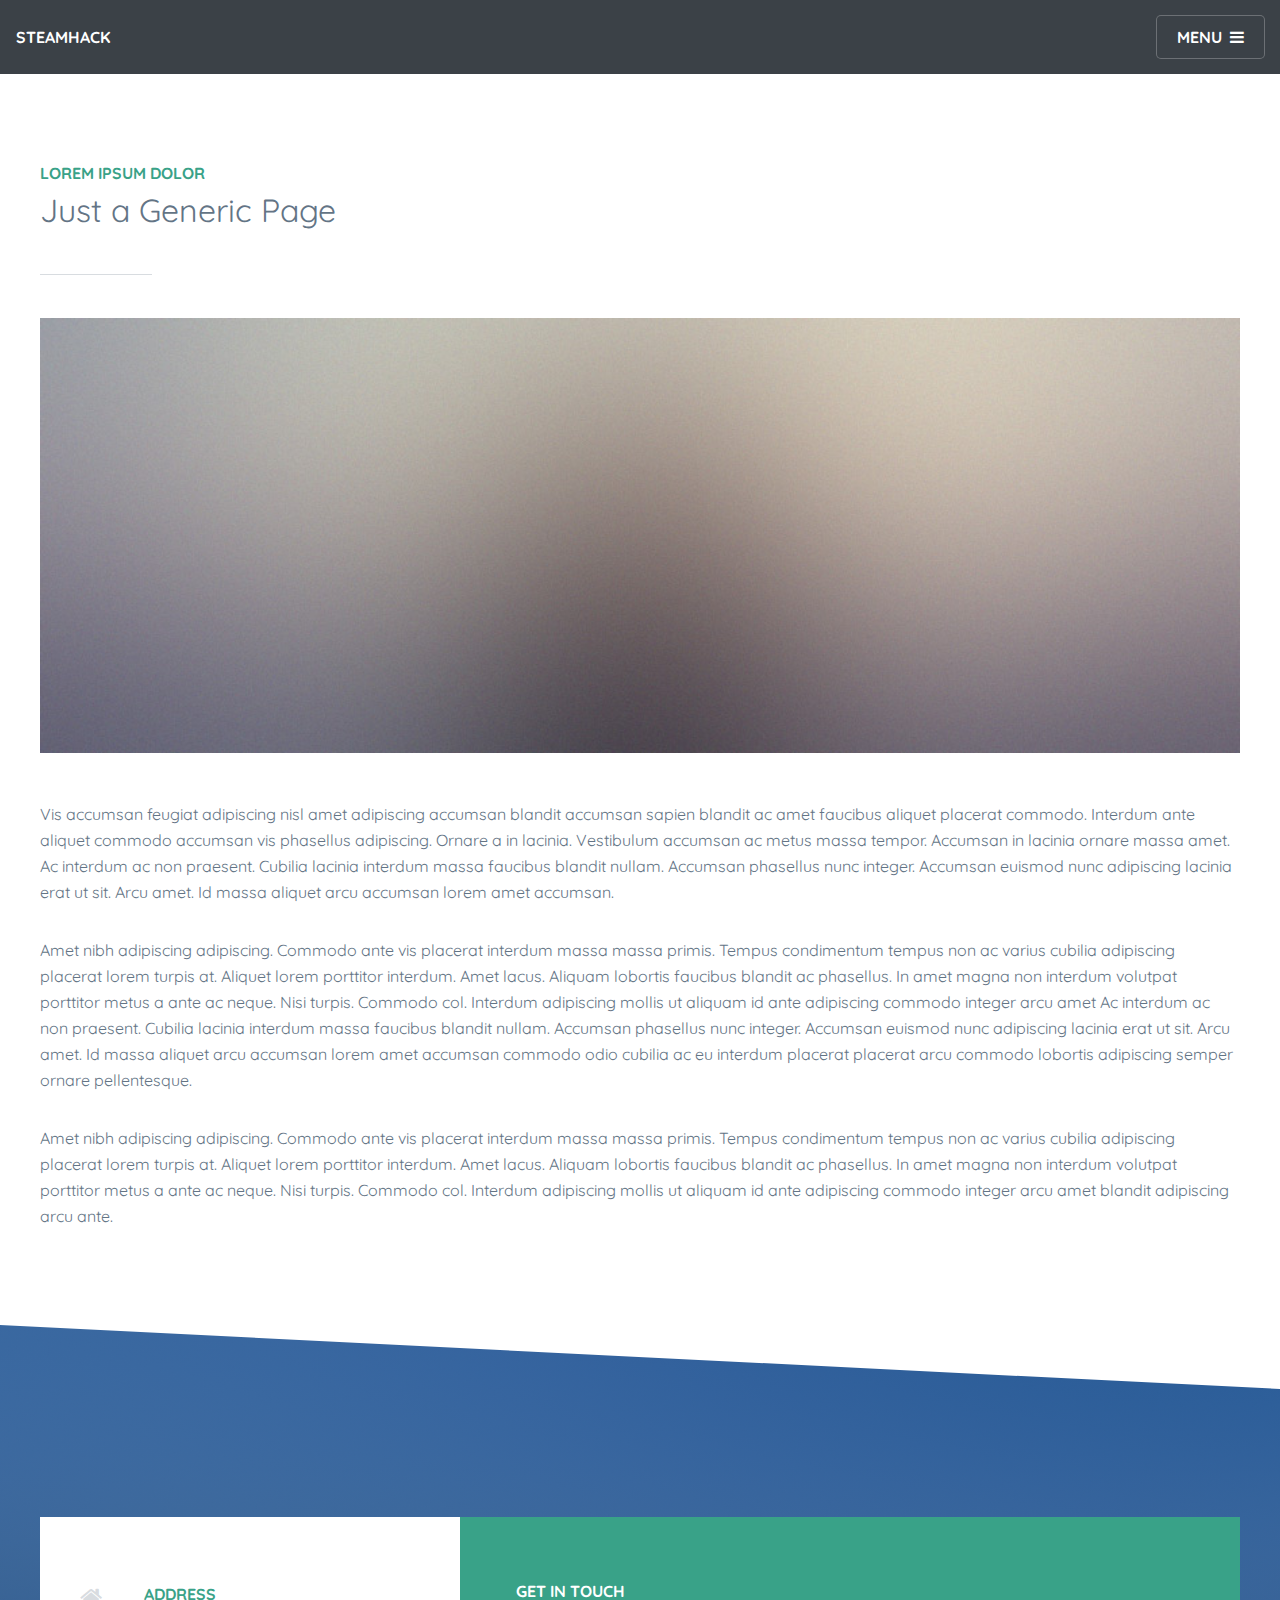
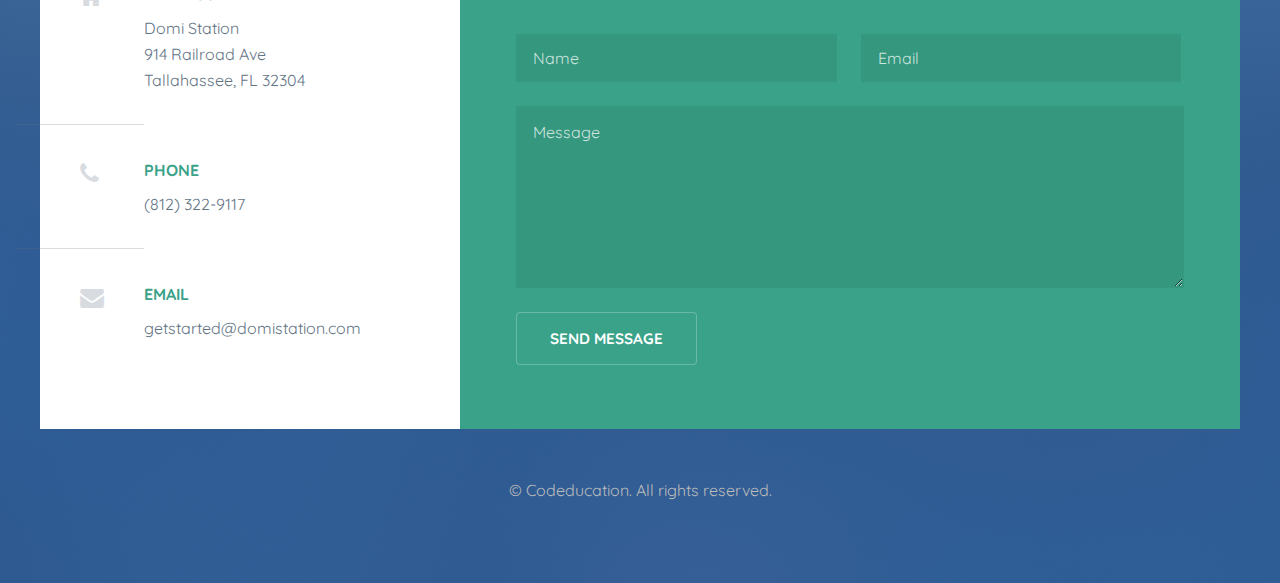
<file: generic.html>
<!DOCTYPE HTML>
<html>
	<head>
		<title>Steamhack</title>
		<meta charset="utf-8" />
		<meta name="viewport" content="width=device-width, initial-scale=1" />
		<!--[if lte IE 8]><script src="assets/js/ie/html5shiv.js"></script><![endif]-->
		<link rel="stylesheet" href="assets/css/main.css" />
		<!--[if lte IE 9]><link rel="stylesheet" href="assets/css/ie9.css" /><![endif]-->
		<!--[if lte IE 8]><link rel="stylesheet" href="assets/css/ie8.css" /><![endif]-->
	</head>
	<body>

		<!-- Page wrapper -->
			<div id="page-wrapper">

				<!-- Header -->
					<header id="header">
						<span class="logo"><a href="index.html">Steamhack</a> <span></span></span>
						<a href="#menu">Menu</a>
					</header>

				<!-- Nav -->
					<nav id="menu">
						<div class="inner">
							<h2>Menu</h2>
							<ul class="links">
								<li><a href="index.html">Home</a></li>
								<li><a href="generic.html">Generic</a></li>
								<li><a href="elements.html">Elements</a></li>
								<li><a href="#">Log In</a></li>
								<li><a href="#">Sign Up</a></li>
							</ul>
							<a class="close">Close</a>
						</div>
					</nav>

				<!-- Main -->
					<section id="main" class="wrapper alt">
						<div class="inner">

							<header class="major special">
								<p>Lorem Ipsum Dolor</p>
								<h1>Just a Generic Page</h1>
							</header>

							<a href="#" class="image main"><img src="images/pic01.jpg" alt="" /></a>
							<p>Vis accumsan feugiat adipiscing nisl amet adipiscing accumsan blandit accumsan sapien blandit ac amet faucibus aliquet placerat commodo. Interdum ante aliquet commodo accumsan vis phasellus adipiscing. Ornare a in lacinia. Vestibulum accumsan ac metus massa tempor. Accumsan in lacinia ornare massa amet. Ac interdum ac non praesent. Cubilia lacinia interdum massa faucibus blandit nullam. Accumsan phasellus nunc integer. Accumsan euismod nunc adipiscing lacinia erat ut sit. Arcu amet. Id massa aliquet arcu accumsan lorem amet accumsan.</p>
							<p>Amet nibh adipiscing adipiscing. Commodo ante vis placerat interdum massa massa primis. Tempus condimentum tempus non ac varius cubilia adipiscing placerat lorem turpis at. Aliquet lorem porttitor interdum. Amet lacus. Aliquam lobortis faucibus blandit ac phasellus. In amet magna non interdum volutpat porttitor metus a ante ac neque. Nisi turpis. Commodo col. Interdum adipiscing mollis ut aliquam id ante adipiscing commodo integer arcu amet Ac interdum ac non praesent. Cubilia lacinia interdum massa faucibus blandit nullam. Accumsan phasellus nunc integer. Accumsan euismod nunc adipiscing lacinia erat ut sit. Arcu amet. Id massa aliquet arcu accumsan lorem amet accumsan commodo odio cubilia ac eu interdum placerat placerat arcu commodo lobortis adipiscing semper ornare pellentesque.</p>
							<p>Amet nibh adipiscing adipiscing. Commodo ante vis placerat interdum massa massa primis. Tempus condimentum tempus non ac varius cubilia adipiscing placerat lorem turpis at. Aliquet lorem porttitor interdum. Amet lacus. Aliquam lobortis faucibus blandit ac phasellus. In amet magna non interdum volutpat porttitor metus a ante ac neque. Nisi turpis. Commodo col. Interdum adipiscing mollis ut aliquam id ante adipiscing commodo integer arcu amet blandit adipiscing arcu ante.</p>

						</div>
					</section>

				<!-- Footer -->
					<footer id="footer">
						<div class="inner">
							<ul class="contact">
								<li class="icon fa-home">
									<strong>Address</strong>
									Domi Station<br>914 Railroad Ave<br>Tallahassee, FL 32304
								</li>
								<li class="icon fa-phone">
									<strong>Phone</strong>
									(812) 322-9117
								</li>
								<li class="icon fa-envelope">
									<strong>Email</strong>
									getstarted@domistation.com
								</li>
							</ul>
							<form action="#" method="post">
								<h4>Get in touch</h4>
								<div class="field half first">
									<label for="name">Name</label>
									<input name="name" id="name" type="text" placeholder="Name">
								</div>
								<div class="field half">
									<label for="email">Email</label>
									<input name="email" id="email" type="email" placeholder="Email">
								</div>
								<div class="field">
									<label for="message">Message</label>
									<textarea name="message" id="message" rows="6" placeholder="Message"></textarea>
								</div>
								<ul class="actions">
									<li><input value="Send Message" class="button big" type="submit"></li>
								</ul>
							</form>
						</div>
						<div class="copyright">
							&copy; Codeducation. All rights reserved.
						</div>
					</footer>

			</div>

		<!-- Scripts -->
			<script src="assets/js/jquery.min.js"></script>
			<script src="assets/js/skel.min.js"></script>
			<script src="assets/js/util.js"></script>
			<script src="assets/js/jquery.scrollex.min.js"></script>
			<script src="assets/js/jquery.scrolly.min.js"></script>
			<!--[if lte IE 8]><script src="assets/js/ie/respond.min.js"></script><![endif]-->
			<script src="assets/js/main.js"></script>

	</body>
</html>
</file>
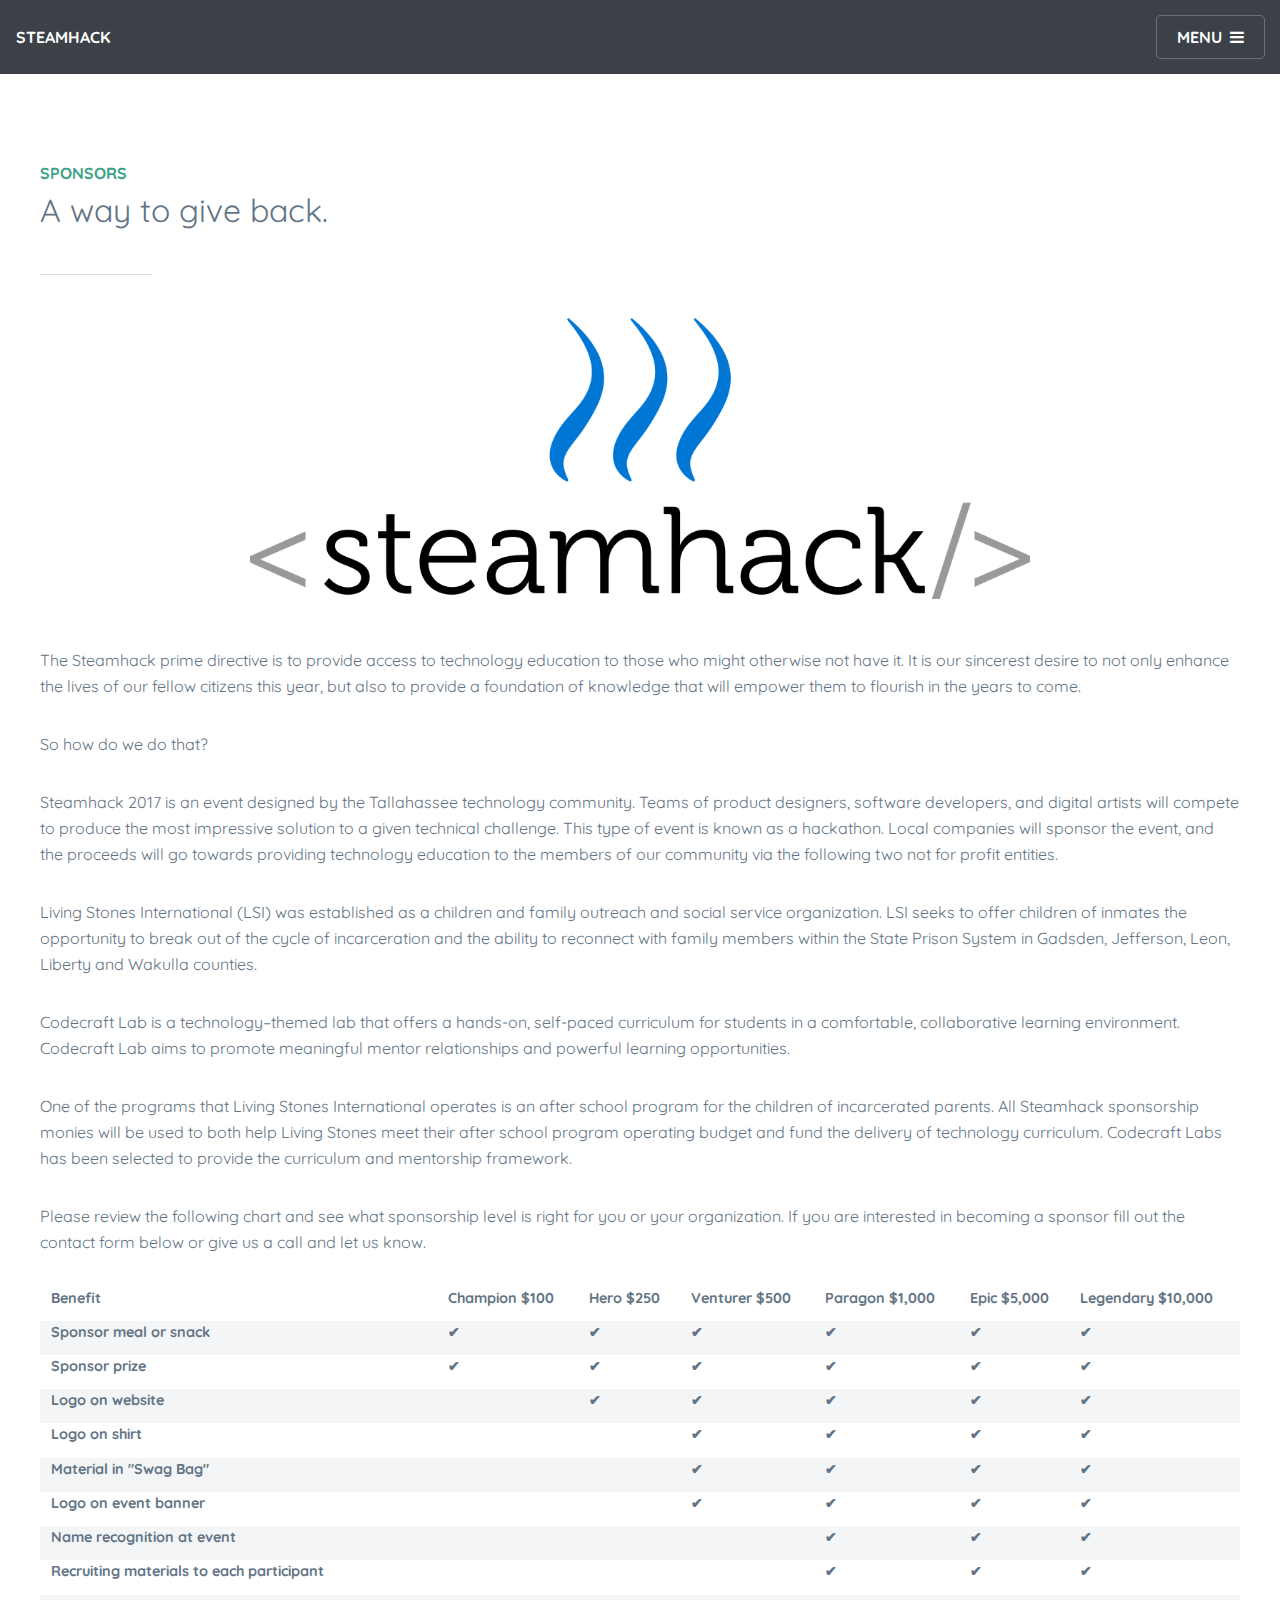
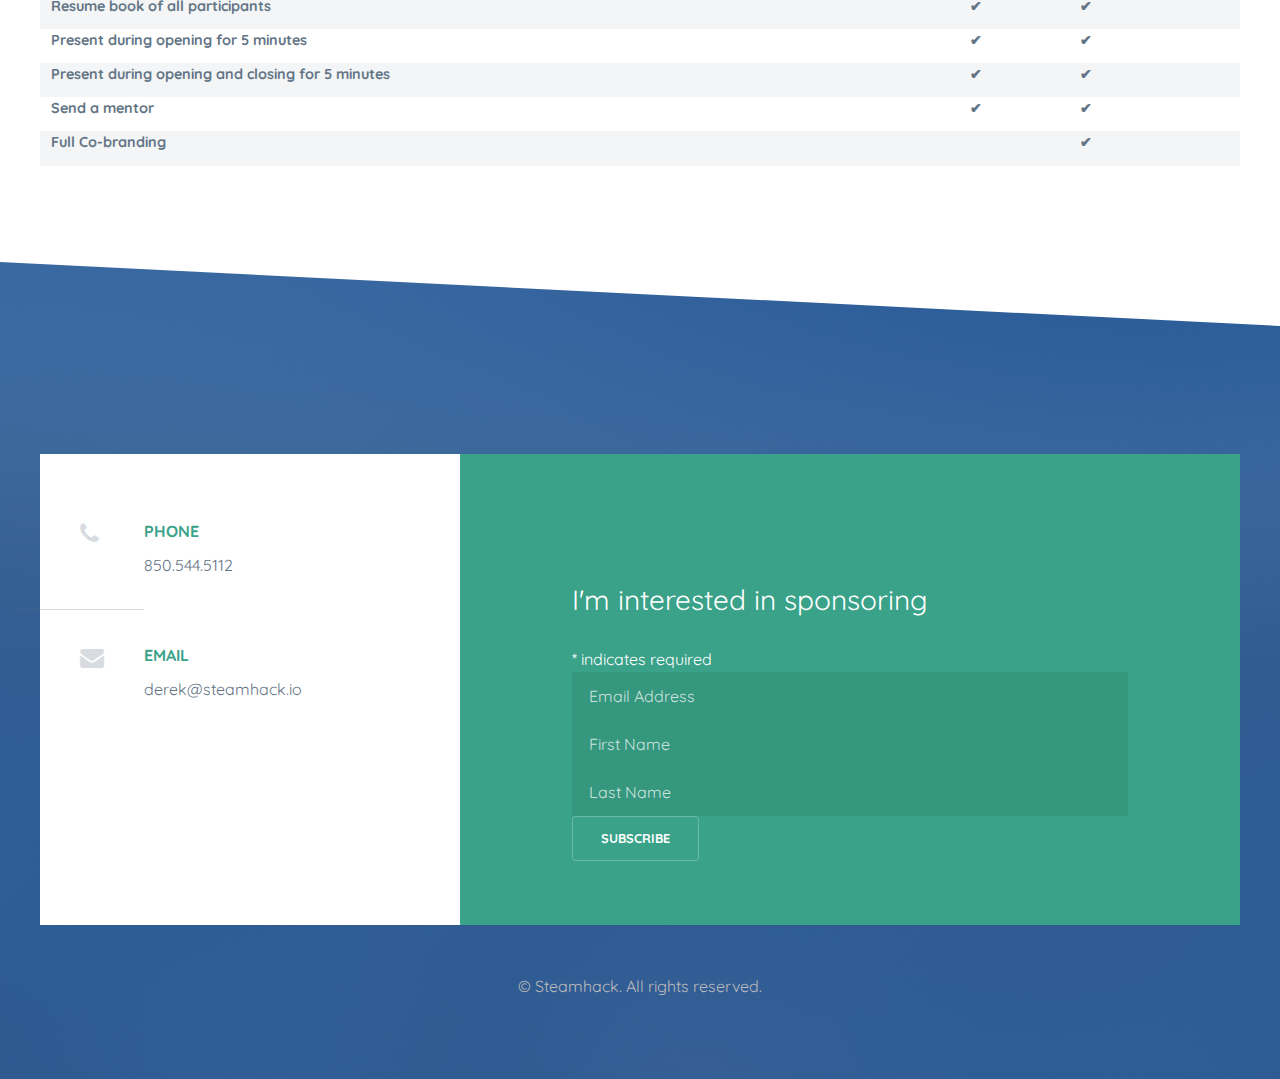
<file: sponsor.html>
<!DOCTYPE HTML>
<html>
	<head>
		<title>Steamhack</title>
		<meta charset="utf-8" />
		<meta name="viewport" content="width=device-width, initial-scale=1" />
		<!--[if lte IE 8]><script src="assets/js/ie/html5shiv.js"></script><![endif]-->
		<link rel="stylesheet" href="assets/css/main.css" />
		<!--[if lte IE 9]><link rel="stylesheet" href="assets/css/ie9.css" /><![endif]-->
		<!--[if lte IE 8]><link rel="stylesheet" href="assets/css/ie8.css" /><![endif]-->
        <link href="http://cdn-images.mailchimp.com/embedcode/classic-10_7.css" rel="stylesheet" type="text/css">
        <style type="text/css">
            /* Add your own MailChimp form style overrides in your site stylesheet or in this style block.
            We recommend moving this block and the preceding CSS link to the HEAD of your HTML file. */
            #footer #mc_embed_signup {
                background-color: #39a288;
                color: #ffffff;
                padding: 4em 3.5em 2em 3.5em ;
                -moz-flex-grow: 1;
                -webkit-flex-grow: 1;
                -ms-flex-grow: 1;
                flex-grow: 1;
                margin-bottom: 0;
            }

                #footer #mc_embed_signup input, #footer #mc_embed_signup select, #footer #mc_embed_signup textarea {
                    color: #ffffff;
                }

                #footer #mc_embed_signup a {
                    color: #ffffff;
                }

                #footer #mc_embed_signup strong, #footer #mc_embed_signup b {
                    color: #ffffff;
                }

                #footer #mc_embed_signup h1, #footer #mc_embed_signup h2, #footer #mc_embed_signup h3, #footer #mc_embed_signup h4, #footer #mc_embed_signup h5, #footer #mc_embed_signup h6 {
                    color: #ffffff;
                }

                #footer #mc_embed_signup blockquote {
                    border-left-color: rgba(255, 255, 255, 0.25);
                }

                #footer #mc_embed_signup code {
                    background: rgba(255, 255, 255, 0.065);
                    border-color: rgba(255, 255, 255, 0.25);
                }

                #footer #mc_embed_signup hr {
                    border-bottom-color: rgba(255, 255, 255, 0.25);
                }

                #footer #mc_embed_signup .box {
                    border-color: rgba(255, 255, 255, 0.25);
                }

                #footer #mc_embed_signup input[type="submit"],
                #footer #mc_embed_signup input[type="reset"],
                #footer #mc_embed_signup input[type="button"],
                #footer #mc_embed_signup button,
                #footer #mc_embed_signup .button {
                    background-color: transparent;
                    box-shadow: inset 0 0 0 1px rgba(255, 255, 255, 0.25);
                    color: #ffffff !important;
                }

                    #footer #mc_embed_signup input[type="submit"]:hover, #footer #mc_embed_signup input[type="submit"]:focus,
                    #footer #mc_embed_signup input[type="reset"]:hover,
                    #footer #mc_embed_signup input[type="reset"]:focus,
                    #footer #mc_embed_signup input[type="button"]:hover,
                    #footer #mc_embed_signup input[type="button"]:focus,
                    #footer #mc_embed_signup button:hover,
                    #footer #mc_embed_signup button:focus,
                    #footer #mc_embed_signup .button:hover,
                    #footer #mc_embed_signup .button:focus {
                        background-color: rgba(255, 255, 255, 0.065);
                    }

                    #footer #mc_embed_signup input[type="submit"]:active,
                    #footer #mc_embed_signup input[type="reset"]:active,
                    #footer #mc_embed_signup input[type="button"]:active,
                    #footer #mc_embed_signup button:active,
                    #footer #mc_embed_signup .button:active {
                        background-color: rgba(255, 255, 255, 0.165);
                    }

                    #footer #mc_embed_signup input[type="submit"].icon:before,
                    #footer #mc_embed_signup input[type="reset"].icon:before,
                    #footer #mc_embed_signup input[type="button"].icon:before,
                    #footer #mc_embed_signup button.icon:before,
                    #footer #mc_embed_signup .button.icon:before {
                        color: rgba(255, 255, 255, 0.75);
                    }

                    #footer #mc_embed_signup input[type="submit"].special,
                    #footer #mc_embed_signup input[type="reset"].special,
                    #footer #mc_embed_signup input[type="button"].special,
                    #footer #mc_embed_signup button.special,
                    #footer #mc_embed_signup .button.special {
                        box-shadow: none;
                        background-color: #ffffff;
                        color: #39a288 !important;
                    }

                        #footer #mc_embed_signup input[type="submit"].special.icon:before,
                        #footer #mc_embed_signup input[type="reset"].special.icon:before,
                        #footer #mc_embed_signup input[type="button"].special.icon:before,
                        #footer #mc_embed_signup button.special.icon:before,
                        #footer #mc_embed_signup .button.special.icon:before {
                            color: #39a288 !important;
                        }

                #footer #mc_embed_signup label {
                    color: #ffffff;
                }

                #footer #mc_embed_signup input[type="text"],
                #footer #mc_embed_signup input[type="password"],
                #footer #mc_embed_signup input[type="email"],
                #footer #mc_embed_signup select,
                #footer #mc_embed_signup textarea {
                    background: rgba(0, 0, 0, 0.065);
                    border-color: transparent;
                }

                    #footer #mc_embed_signup input[type="text"]:focus,
                    #footer #mc_embed_signup input[type="password"]:focus,
                    #footer #mc_embed_signup input[type="email"]:focus,
                    #footer #mc_embed_signup select:focus,
                    #footer #mc_embed_signup textarea:focus {
                        border-color: #ffffff;
                        box-shadow: 0 0 0 1px #ffffff;
                    }

                #footer #mc_embed_signup .select-wrapper:before {
                    color: rgba(255, 255, 255, 0.25);
                }

                #footer #mc_embed_signup input[type="checkbox"] + label,
                #footer #mc_embed_signup input[type="radio"] + label {
                    color: #ffffff;
                    opacity: 1;
                }

                input[type="checkbox"],
                input[type="radio"] {
                    -moz-appearance: none;
                    -webkit-appearance: none;
                    -ms-appearance: none;
                    appearance: none;
                    display: block;
                    margin-right: -2em;
                    opacity: 1;
                    width: 1em;
                    z-index: 100;
                }

                    #footer #mc_embed_signup input[type="checkbox"] + label:before,
                    #footer #mc_embed_signup input[type="radio"] + label:before {
                        background: rgba(0, 0, 0, 0.065);
                        border-color: rgba(255, 255, 255, 0.25);
                    }

                #footer #mc_embed_signup input[type="checkbox"]:checked + label:before,
                #footer #mc_embed_signup input[type="radio"]:checked + label:before {
                    background-color: #ffffff;
                    border-color: #ffffff;
                    color: #39a288;
                }

                #footer #mc_embed_signup input[type="checkbox"]:focus + label:before,
                #footer #mc_embed_signup input[type="radio"]:focus + label:before {
                    border-color: #ffffff;
                    box-shadow: 0 0 0 1px #ffffff;
                }
                
                #footer #mc_embed_signup ::-webkit-input-placeholder {
                    color: rgba(255, 255, 255, 0.75) !important;
                }

                #footer #mc_embed_signup :-moz-placeholder {
                    color: rgba(255, 255, 255, 0.75) !important;
                }

                #footer #mc_embed_signup ::-moz-placeholder {
                    color: rgba(255, 255, 255, 0.75) !important;
                }

                #footer #mc_embed_signup :-ms-input-placeholder {
                    color: rgba(255, 255, 255, 0.75) !important;
                }

                #footer #mc_embed_signup .formerize-placeholder {
                    color: rgba(255, 255, 255, 0.75) !important;
                }

                #footer #mc_embed_signup ul.alt li {
                    border-top-color: rgba(255, 255, 255, 0.25);
                }

                #footer #mc_embed_signup header p {
                    color: rgba(255, 255, 255, 0.75);
                }

                #footer #mc_embed_signup header.major p {
                    color: #ffffff;
                }

                #footer #mc_embed_signup header.major:after {
                    background-color: rgba(255, 255, 255, 0.25);
                }

                #footer #mc_embed_signup table tbody tr {
                    border-color: rgba(255, 255, 255, 0.25);
                }

                    #footer #mc_embed_signup table tbody tr:nth-child(2n + 1) {
                        background-color: rgba(255, 255, 255, 0.065);
                    }

                #footer #mc_embed_signup table th {
                    color: #ffffff;
                }

                #footer #mc_embed_signup table thead {
                    border-bottom-color: rgba(255, 255, 255, 0.25);
                }

                #footer #mc_embed_signup table tfoot {
                    border-top-color: rgba(255, 255, 255, 0.25);
                }

                #footer #mc_embed_signup table.alt tbody tr td {
                    border-color: rgba(255, 255, 255, 0.25);
                }

                #footer #mc_embed_signup .spotlights article {
                    background-color: rgba(255, 255, 255, 0.065);
                }

                #footer #mc_embed_signup .timeline > section {
                    border-color: rgba(255, 255, 255, 0.75);
                }

                    #footer #mc_embed_signup .timeline > section:before {
                        background-color: rgba(255, 255, 255, 0.75);
                    }

                #footer #mc_embed_signup .timeline header p {
                    color: #ffffff;
                }

                #footer #mc_embed_signup h4 {
                    font-weight: 700;
                    margin-bottom: 2em;
                    text-transform: uppercase;
                }

                #footer #mc_embed_signup label {
                    border: 0;
                    clip: rect(0, 0, 0, 0);
                    /*height: 1px;
                    margin: -1px;*/
                    overflow: hidden;
                    padding: 0;
                    position: absolute;
                    /*width: 1px;*/
                }

                #footer #mc_embed_signup .response {
                    color: white;
                }

                ul.email-type-selector li {
                    min-height: 26px;
                }

                ul.email-type-selector li input[type="radio"] {
                    float: left;
                }

                ul.email-type-selector li span {
                    margin-left: 25px;
                }

        </style>
	</head>
	<body>

		<!-- Page wrapper -->
			<div id="page-wrapper">

				<!-- Header -->
					<header id="header">
						<span class="logo"><a href="index.html">Steamhack</a> <span></span></span>
						<a href="#menu">Menu</a>
					</header>

				<!-- Nav -->
					<nav id="menu">
						<div class="inner">
							<h2>Menu</h2>
							<ul class="links">
								<li><a href="index.html">Home</a></li>
							</ul>
							<a class="close">Close</a>
						</div>
					</nav>

				<!-- Main -->
					<section id="main" class="wrapper alt">
						<div class="inner">

							<header class="major special">
								<p>Sponsors</p>
								<h1>A way to give back.</h1>
							</header>

							<a href="#" class="image main"><center><img src="images/steamhack.png" style = "width:65%;" alt="logo" /></center></a>
							<p>The Steamhack prime directive is to provide access to technology education to those who might otherwise not have it. It is our sincerest desire to not only enhance the lives of our fellow citizens this year, but also to provide a foundation of knowledge that will empower them to flourish in the years to come.</p>
							<p>So how do we do that?</p>
							<p>Steamhack 2017 is an event designed by the Tallahassee technology community.  Teams of product designers, software developers, and digital artists will compete to produce the most impressive solution to a given technical challenge. This type of event is known as a hackathon. Local companies will sponsor the event, and the proceeds will go towards providing technology education to the members of our community via the following two not for profit entities.</p>
                            <p>Living Stones International (LSI) was established as a children and family outreach and social service organization. LSI seeks to offer children of inmates the opportunity to break out of the cycle of incarceration and the ability to reconnect with family members within the State Prison System in Gadsden, Jefferson, Leon, Liberty and Wakulla counties.</p>
                            <p>Codecraft Lab is a technology–themed lab that offers a hands-on, self-paced curriculum for students in a comfortable, collaborative learning environment. Codecraft Lab aims to promote meaningful mentor relationships and powerful learning opportunities.</p>
                            <p>One of the programs that Living Stones International operates is an after school program for the children of incarcerated parents. All Steamhack sponsorship monies will be used to both help Living Stones meet their after school program operating budget and fund the delivery of technology curriculum. Codecraft Labs has been selected to provide the curriculum and mentorship framework.</p>
                            <p>Please review the following chart and see what sponsorship level is right for you or your organization. If you are interested in becoming a sponsor fill out the contact form below or give us a call and let us know.</p>
                            <div class="table-wrapper">
                            <table class = "alt" style = "width:100%;">
                                <thead>
                                    <tr>
                                        <th>Benefit</th>
                                        <th>Champion $100</th>
                                        <th>Hero $250</th>
                                        <th>Venturer $500</th>
                                        <th>Paragon $1,000</th>
                                        <th>Epic $5,000</th>
                                        <th>Legendary $10,000</th>
                                    </tr>
                                </thead>
                                
                                <tbody>
                                    <tr>
                                        <th>Sponsor meal or snack</th>
                                        <th>&#10004;</th>
                                        <th>&#10004;</th>
                                        <th>&#10004;</th>
                                        <th>&#10004;</th>
                                        <th>&#10004;</th>
                                        <th>&#10004;</th>
                                    </tr>
                                
                                <tr>
                                    <th>Sponsor prize</th>
                                    <th>&#10004;</th>
                                    <th>&#10004;</th>
                                    <th>&#10004;</th>
                                    <th>&#10004;</th>
                                    <th>&#10004;</th>
                                    <th>&#10004;</th>
                                </tr>
                                
                                <tr>
                                    <th>Logo on website</th>
                                    <th></th>
                                    <th>&#10004;</th>
                                    <th>&#10004;</th>
                                    <th>&#10004;</th>
                                    <th>&#10004;</th>
                                    <th>&#10004;</th>
                                </tr>
                                
                                <tr>
                                    <th>Logo on shirt</th>
                                    <th></th>
                                    <th></th>
                                    <th>&#10004;</th>
                                    <th>&#10004;</th>
                                    <th>&#10004;</th>
                                    <th>&#10004;</th>
                                </tr>
                                
                                <tr>
                                    <th>Material in "Swag Bag"</th>
                                    <th></th>
                                    <th></th>
                                    <th>&#10004;</th>
                                    <th>&#10004;</th>
                                    <th>&#10004;</th>
                                    <th>&#10004;</th>
                                </tr>
                                
                                <tr>
                                    <th>Logo on event banner</th>
                                    <th></th>
                                    <th></th>
                                    <th>&#10004;</th>
                                    <th>&#10004;</th>
                                    <th>&#10004;</th>
                                    <th>&#10004;</th>
                                </tr>
                                
                                <tr>
                                    <th>Name recognition at event</th>
                                    <th></th>
                                    <th></th>
                                    <th></th>
                                    <th>&#10004;</th>
                                    <th>&#10004;</th>
                                    <th>&#10004;</th>
                                </tr>
                                
                                <tr>
                                    <th>Recruiting materials to each participant</th>
                                    <th></th>
                                    <th></th>
                                    <th></th>
                                    <th>&#10004;</th>
                                    <th>&#10004;</th>
                                    <th>&#10004;</th>
                                </tr>
                                
                                <tr>
                                    <th>Resume book of all participants</th>
                                    <th></th>
                                    <th></th>
                                    <th></th>
                                    <th></th>
                                    <th>&#10004;</th>
                                    <th>&#10004;</th>
                                </tr>
                                
                                <tr>
                                    <th>Present during opening for 5 minutes</th>
                                    <th></th>
                                    <th></th>
                                    <th></th>
                                    <th></th>
                                    <th>&#10004;</th>
                                    <th>&#10004;</th>
                                </tr>
                                
                                <tr>
                                    <th>Present during opening and closing for 5 minutes</th>
                                    <th></th>
                                    <th></th>
                                    <th></th>
                                    <th></th>
                                    <th>&#10004;</th>
                                    <th>&#10004;</th>
                                </tr>
                                
                                <tr>
                                    <th>Send a mentor</th>
                                        <th></th>
                                        <th></th>
                                        <th></th>
                                        <th></th>
                                        <th>&#10004;</th>
                                        <th>&#10004;</th>
                                    </tr>
                                
                                    <tr>
                                        <th>Full Co-branding</th>
                                        <th></th>
                                        <th></th>
                                        <th></th>
                                        <th></th>
                                        <th></th>
                                        <th>&#10004;</th>
                                    </tr>
                                </tbody>
                                
                                </table>
                            </div>
                        </div>
                </section>

				<!-- Footer -->
					<footer id="footer">
						<div class="inner">
							<ul class="contact">
								<li class="icon fa-phone">
									<strong>Phone</strong>
									850.544.5112
								</li>
								<li class="icon fa-envelope">
									<strong>Email</strong>
									derek@steamhack.io
								</li>
							</ul>
                            <!--
							<form action="mailto:derek@steamhack.io" method="post" enctype="text/plain">
								<h4>Get in touch</h4>
								<div class="field half first">
									<label for="name">Name</label>
									<input name="name" id="name" type="text" placeholder="Name">
								</div>
								<div class="field half">
									<label for="email">Email</label>
									<input name="email" id="email" type="email" placeholder="Email">
								</div>
								<div class="field">
									<label for="message">Message</label>
									<textarea name="message" id="message" rows="6" placeholder="Message"></textarea>
								</div>
								<ul class="actions">
									<li><input value="Send Message" class="button big" type="submit"></li>
								</ul>
							</form>-->
                            <!-- Begin MailChimp Signup Form -->

                            <div id="mc_embed_signup">
                                <form action="//steamhack.us15.list-manage.com/subscribe/post?u=f94a6c9f551a7b0bdf2de278f&amp;id=2a0da8a4a5" method="post" id="mc-embedded-subscribe-form" name="mc-embedded-subscribe-form" class="validate" target="_blank" novalidate>
                                    <div id="mc_embed_signup_scroll">
                                    <h2>I'm interested in sponsoring</h2>
                                    <div class="indicates-required"><span class="asterisk">*</span> indicates required</div>
                                    <div class="mc-field-group">
                                        <label for="mce-EMAIL">Email Address  <span class="asterisk">*</span>
                                    </label>
                                        <input type="email" value="" name="EMAIL" class="required email" id="mce-EMAIL" placeholder="Email Address">
                                    </div>
                                    <div class="mc-field-group">
                                        <label for="mce-FNAME">First Name </label>
                                        <input type="text" value="" name="FNAME" class="" id="mce-FNAME" placeholder="First Name">
                                    </div>
                                    <div class="mc-field-group">
                                        <label for="mce-LNAME">Last Name </label>
                                        <input type="text" value="" name="LNAME" class="" id="mce-LNAME" placeholder="Last Name">
                                    </div>
                                    <div id="mce-responses" class="clear">
                                        <div class="response" id="mce-error-response" style="display:none"></div>
                                        <div class="response" id="mce-success-response" style="display:none"></div>
                                    </div>    <!-- real people should not fill this in and expect good things - do not remove this or risk form bot signups-->
                                    <div style="position: absolute; left: -5000px;" aria-hidden="true"><input type="text" name="b_f94a6c9f551a7b0bdf2de278f_2a0da8a4a5" tabindex="-1" value=""></div>
                                    <div class="clear"><input type="submit" value="Subscribe" name="subscribe" id="mc-embedded-subscribe" class="button"></div>
                                    </div>
                                </form>
                            </div>
                            <script type='text/javascript' src='http://s3.amazonaws.com/downloads.mailchimp.com/js/mc-validate.js'></script><script type='text/javascript'>(function($) {window.fnames = new Array(); window.ftypes = new Array();fnames[0]='EMAIL';ftypes[0]='email';fnames[1]='FNAME';ftypes[1]='text';fnames[2]='LNAME';ftypes[2]='text';}(jQuery));var $mcj = jQuery.noConflict(true);</script>
                            <!--End mc_embed_signup-->
						</div>
						<div class="copyright">
							&copy; Steamhack. All rights reserved.
						</div>
					</footer>

			</div>

		<!-- Scripts -->
			<script src="assets/js/jquery.min.js"></script>
			<script src="assets/js/skel.min.js"></script>
			<script src="assets/js/util.js"></script>
			<script src="assets/js/jquery.scrollex.min.js"></script>
			<script src="assets/js/jquery.scrolly.min.js"></script>
			<!--[if lte IE 8]><script src="assets/js/ie/respond.min.js"></script><![endif]-->
			<script src="assets/js/main.js"></script>

	</body>
</html>
</file>
<file: assets/css/ie9.css>
/*
	Atmosphere by Pixelarity
	pixelarity.com | hello@pixelarity.com
	License: pixelarity.com/license
*/

/* Spotlights */

	.spotlights article {
		float: left;
	}

	.spotlights:after {
		content: '';
		display: block;
		clear: both;
	}

/* Features */

	.features li {
		float: left;
	}

	.features:after {
		content: '';
		display: block;
		clear: both;
	}

/* Posts */

	.posts article {
		margin-top: 2em;
	}

		.posts article .image {
			float: right;
			width: 60%;
		}

		.posts article .content {
			float: left;
			width: 35%;
		}

		.posts article:after {
			content: '';
			display: block;
			clear: both;
		}

/* Timeline */

	.timeline > section > * {
		float: left;
	}

	.timeline > section:after {
		content: '';
		display: block;
		clear: both;
	}

	.timeline .image {
		width: 25%;
	}

	.timeline .content {
		width: 30%;
	}

/* Header */

	#header {
		text-align: right;
	}

		#header > .logo {
			position: absolute;
			top: 1em;
			left: 1em;
			padding: 0.5em;
		}

		#header > a {
			display: inline-block;
		}

		#header.alt > .logo {
			padding: 1em;
		}

/* Banner */

	#banner {
		background-image: url("../../images/banner.jpg");
	}

		#banner:after {
			background-color: #2b5a96;
			opacity: 0.9;
		}

/* Footer */

	#footer {
		background-image: url("../../images/banner.jpg");
		position: relative;
	}

		#footer > .inner {
			position: relative;
			z-index: 1;
		}

			#footer > .inner > .contact {
				float: left;
				width: 35%;
			}

			#footer > .inner form {
				float: left;
				width: 65%;
			}

			#footer > .inner:after {
				content: '';
				display: block;
				clear: both;
			}

		#footer:after {
			content: '';
			display: block;
			background-color: #2b5a96;
			opacity: 0.9;
			position: absolute;
			top: 0;
			left: 0;
			width: 100%;
			height: 100%;
		}

/* Menu */

	#menu .inner {
		margin: 6em auto 0 auto;
	}
</file>
<file: assets/css/main.css>
@import url(font-awesome.min.css);
@import url("https://fonts.googleapis.com/css?family=Quicksand:400,700");

/*
	Atmosphere by Pixelarity
	pixelarity.com | hello@pixelarity.com
	License: pixelarity.com/license
*/

/* Reset */

	html, body, div, span, applet, object, iframe, h1, h2, h3, h4, h5, h6, p, blockquote, pre, a, abbr, acronym, address, big, cite, code, del, dfn, em, img, ins, kbd, q, s, samp, small, strike, strong, sub, sup, tt, var, b, u, i, center, dl, dt, dd, ol, ul, li, fieldset, form, label, legend, table, caption, tbody, tfoot, thead, tr, th, td, article, aside, canvas, details, embed, figure, figcaption, footer, header, hgroup, menu, nav, output, ruby, section, summary, time, mark, audio, video {
		margin: 0;
		padding: 0;
		border: 0;
		font-size: 100%;
		font: inherit;
		vertical-align: baseline;
	}

	article, aside, details, figcaption, figure, footer, header, hgroup, menu, nav, section {
		display: block;
	}

	body {
		line-height: 1;
	}

	ol, ul {
		list-style: none;
	}

	blockquote, q {
		quotes: none;
	}

	blockquote:before, blockquote:after, q:before, q:after {
		content: '';
		content: none;
	}

	table {
		border-collapse: collapse;
		border-spacing: 0;
	}

	body {
		-webkit-text-size-adjust: none;
	}

/* Box Model */

	*, *:before, *:after {
		-moz-box-sizing: border-box;
		-webkit-box-sizing: border-box;
		box-sizing: border-box;
	}

/* Grid */

	.row {
		border-bottom: solid 1px transparent;
		-moz-box-sizing: border-box;
		-webkit-box-sizing: border-box;
		box-sizing: border-box;
	}

	.row > * {
		float: left;
		-moz-box-sizing: border-box;
		-webkit-box-sizing: border-box;
		box-sizing: border-box;
	}

	.row:after, .row:before {
		content: '';
		display: block;
		clear: both;
		height: 0;
	}

	.row.uniform > * > :first-child {
		margin-top: 0;
	}

	.row.uniform > * > :last-child {
		margin-bottom: 0;
	}

	.row.\30 \25 > * {
		padding: 0 0 0 0em;
	}

	.row.\30 \25 {
		margin: 0 0 -1px 0em;
	}

	.row.uniform.\30 \25 > * {
		padding: 0em 0 0 0em;
	}

	.row.uniform.\30 \25 {
		margin: 0em 0 -1px 0em;
	}

	.row > * {
		padding: 0 0 0 2em;
	}

	.row {
		margin: 0 0 -1px -2em;
	}

	.row.uniform > * {
		padding: 2em 0 0 2em;
	}

	.row.uniform {
		margin: -2em 0 -1px -2em;
	}

	.row.\32 00\25 > * {
		padding: 0 0 0 4em;
	}

	.row.\32 00\25 {
		margin: 0 0 -1px -4em;
	}

	.row.uniform.\32 00\25 > * {
		padding: 4em 0 0 4em;
	}

	.row.uniform.\32 00\25 {
		margin: -4em 0 -1px -4em;
	}

	.row.\31 50\25 > * {
		padding: 0 0 0 3em;
	}

	.row.\31 50\25 {
		margin: 0 0 -1px -3em;
	}

	.row.uniform.\31 50\25 > * {
		padding: 3em 0 0 3em;
	}

	.row.uniform.\31 50\25 {
		margin: -3em 0 -1px -3em;
	}

	.row.\35 0\25 > * {
		padding: 0 0 0 1em;
	}

	.row.\35 0\25 {
		margin: 0 0 -1px -1em;
	}

	.row.uniform.\35 0\25 > * {
		padding: 1em 0 0 1em;
	}

	.row.uniform.\35 0\25 {
		margin: -1em 0 -1px -1em;
	}

	.row.\32 5\25 > * {
		padding: 0 0 0 0.5em;
	}

	.row.\32 5\25 {
		margin: 0 0 -1px -0.5em;
	}

	.row.uniform.\32 5\25 > * {
		padding: 0.5em 0 0 0.5em;
	}

	.row.uniform.\32 5\25 {
		margin: -0.5em 0 -1px -0.5em;
	}

	.\31 2u, .\31 2u\24 {
		width: 100%;
		clear: none;
		margin-left: 0;
	}

	.\31 1u, .\31 1u\24 {
		width: 91.6666666667%;
		clear: none;
		margin-left: 0;
	}

	.\31 0u, .\31 0u\24 {
		width: 83.3333333333%;
		clear: none;
		margin-left: 0;
	}

	.\39 u, .\39 u\24 {
		width: 75%;
		clear: none;
		margin-left: 0;
	}

	.\38 u, .\38 u\24 {
		width: 66.6666666667%;
		clear: none;
		margin-left: 0;
	}

	.\37 u, .\37 u\24 {
		width: 58.3333333333%;
		clear: none;
		margin-left: 0;
	}

	.\36 u, .\36 u\24 {
		width: 50%;
		clear: none;
		margin-left: 0;
	}

	.\35 u, .\35 u\24 {
		width: 41.6666666667%;
		clear: none;
		margin-left: 0;
	}

	.\34 u, .\34 u\24 {
		width: 33.3333333333%;
		clear: none;
		margin-left: 0;
	}

	.\33 u, .\33 u\24 {
		width: 25%;
		clear: none;
		margin-left: 0;
	}

	.\32 u, .\32 u\24 {
		width: 16.6666666667%;
		clear: none;
		margin-left: 0;
	}

	.\31 u, .\31 u\24 {
		width: 8.3333333333%;
		clear: none;
		margin-left: 0;
	}

	.\31 2u\24 + *,
	.\31 1u\24 + *,
	.\31 0u\24 + *,
	.\39 u\24 + *,
	.\38 u\24 + *,
	.\37 u\24 + *,
	.\36 u\24 + *,
	.\35 u\24 + *,
	.\34 u\24 + *,
	.\33 u\24 + *,
	.\32 u\24 + *,
	.\31 u\24 + * {
		clear: left;
	}

	.\-11u {
		margin-left: 91.66667%;
	}

	.\-10u {
		margin-left: 83.33333%;
	}

	.\-9u {
		margin-left: 75%;
	}

	.\-8u {
		margin-left: 66.66667%;
	}

	.\-7u {
		margin-left: 58.33333%;
	}

	.\-6u {
		margin-left: 50%;
	}

	.\-5u {
		margin-left: 41.66667%;
	}

	.\-4u {
		margin-left: 33.33333%;
	}

	.\-3u {
		margin-left: 25%;
	}

	.\-2u {
		margin-left: 16.66667%;
	}

	.\-1u {
		margin-left: 8.33333%;
	}

	@media screen and (max-width: 1680px) {

		.row > * {
			padding: 0 0 0 2em;
		}

		.row {
			margin: 0 0 -1px -2em;
		}

		.row.uniform > * {
			padding: 2em 0 0 2em;
		}

		.row.uniform {
			margin: -2em 0 -1px -2em;
		}

		.row.\32 00\25 > * {
			padding: 0 0 0 4em;
		}

		.row.\32 00\25 {
			margin: 0 0 -1px -4em;
		}

		.row.uniform.\32 00\25 > * {
			padding: 4em 0 0 4em;
		}

		.row.uniform.\32 00\25 {
			margin: -4em 0 -1px -4em;
		}

		.row.\31 50\25 > * {
			padding: 0 0 0 3em;
		}

		.row.\31 50\25 {
			margin: 0 0 -1px -3em;
		}

		.row.uniform.\31 50\25 > * {
			padding: 3em 0 0 3em;
		}

		.row.uniform.\31 50\25 {
			margin: -3em 0 -1px -3em;
		}

		.row.\35 0\25 > * {
			padding: 0 0 0 1em;
		}

		.row.\35 0\25 {
			margin: 0 0 -1px -1em;
		}

		.row.uniform.\35 0\25 > * {
			padding: 1em 0 0 1em;
		}

		.row.uniform.\35 0\25 {
			margin: -1em 0 -1px -1em;
		}

		.row.\32 5\25 > * {
			padding: 0 0 0 0.5em;
		}

		.row.\32 5\25 {
			margin: 0 0 -1px -0.5em;
		}

		.row.uniform.\32 5\25 > * {
			padding: 0.5em 0 0 0.5em;
		}

		.row.uniform.\32 5\25 {
			margin: -0.5em 0 -1px -0.5em;
		}

		.\31 2u\28xlarge\29, .\31 2u\24\28xlarge\29 {
			width: 100%;
			clear: none;
			margin-left: 0;
		}

		.\31 1u\28xlarge\29, .\31 1u\24\28xlarge\29 {
			width: 91.6666666667%;
			clear: none;
			margin-left: 0;
		}

		.\31 0u\28xlarge\29, .\31 0u\24\28xlarge\29 {
			width: 83.3333333333%;
			clear: none;
			margin-left: 0;
		}

		.\39 u\28xlarge\29, .\39 u\24\28xlarge\29 {
			width: 75%;
			clear: none;
			margin-left: 0;
		}

		.\38 u\28xlarge\29, .\38 u\24\28xlarge\29 {
			width: 66.6666666667%;
			clear: none;
			margin-left: 0;
		}

		.\37 u\28xlarge\29, .\37 u\24\28xlarge\29 {
			width: 58.3333333333%;
			clear: none;
			margin-left: 0;
		}

		.\36 u\28xlarge\29, .\36 u\24\28xlarge\29 {
			width: 50%;
			clear: none;
			margin-left: 0;
		}

		.\35 u\28xlarge\29, .\35 u\24\28xlarge\29 {
			width: 41.6666666667%;
			clear: none;
			margin-left: 0;
		}

		.\34 u\28xlarge\29, .\34 u\24\28xlarge\29 {
			width: 33.3333333333%;
			clear: none;
			margin-left: 0;
		}

		.\33 u\28xlarge\29, .\33 u\24\28xlarge\29 {
			width: 25%;
			clear: none;
			margin-left: 0;
		}

		.\32 u\28xlarge\29, .\32 u\24\28xlarge\29 {
			width: 16.6666666667%;
			clear: none;
			margin-left: 0;
		}

		.\31 u\28xlarge\29, .\31 u\24\28xlarge\29 {
			width: 8.3333333333%;
			clear: none;
			margin-left: 0;
		}

		.\31 2u\24\28xlarge\29 + *,
		.\31 1u\24\28xlarge\29 + *,
		.\31 0u\24\28xlarge\29 + *,
		.\39 u\24\28xlarge\29 + *,
		.\38 u\24\28xlarge\29 + *,
		.\37 u\24\28xlarge\29 + *,
		.\36 u\24\28xlarge\29 + *,
		.\35 u\24\28xlarge\29 + *,
		.\34 u\24\28xlarge\29 + *,
		.\33 u\24\28xlarge\29 + *,
		.\32 u\24\28xlarge\29 + *,
		.\31 u\24\28xlarge\29 + * {
			clear: left;
		}

		.\-11u\28xlarge\29 {
			margin-left: 91.66667%;
		}

		.\-10u\28xlarge\29 {
			margin-left: 83.33333%;
		}

		.\-9u\28xlarge\29 {
			margin-left: 75%;
		}

		.\-8u\28xlarge\29 {
			margin-left: 66.66667%;
		}

		.\-7u\28xlarge\29 {
			margin-left: 58.33333%;
		}

		.\-6u\28xlarge\29 {
			margin-left: 50%;
		}

		.\-5u\28xlarge\29 {
			margin-left: 41.66667%;
		}

		.\-4u\28xlarge\29 {
			margin-left: 33.33333%;
		}

		.\-3u\28xlarge\29 {
			margin-left: 25%;
		}

		.\-2u\28xlarge\29 {
			margin-left: 16.66667%;
		}

		.\-1u\28xlarge\29 {
			margin-left: 8.33333%;
		}

	}

	@media screen and (max-width: 1280px) {

		.row > * {
			padding: 0 0 0 1.5em;
		}

		.row {
			margin: 0 0 -1px -1.5em;
		}

		.row.uniform > * {
			padding: 1.5em 0 0 1.5em;
		}

		.row.uniform {
			margin: -1.5em 0 -1px -1.5em;
		}

		.row.\32 00\25 > * {
			padding: 0 0 0 3em;
		}

		.row.\32 00\25 {
			margin: 0 0 -1px -3em;
		}

		.row.uniform.\32 00\25 > * {
			padding: 3em 0 0 3em;
		}

		.row.uniform.\32 00\25 {
			margin: -3em 0 -1px -3em;
		}

		.row.\31 50\25 > * {
			padding: 0 0 0 2.25em;
		}

		.row.\31 50\25 {
			margin: 0 0 -1px -2.25em;
		}

		.row.uniform.\31 50\25 > * {
			padding: 2.25em 0 0 2.25em;
		}

		.row.uniform.\31 50\25 {
			margin: -2.25em 0 -1px -2.25em;
		}

		.row.\35 0\25 > * {
			padding: 0 0 0 0.75em;
		}

		.row.\35 0\25 {
			margin: 0 0 -1px -0.75em;
		}

		.row.uniform.\35 0\25 > * {
			padding: 0.75em 0 0 0.75em;
		}

		.row.uniform.\35 0\25 {
			margin: -0.75em 0 -1px -0.75em;
		}

		.row.\32 5\25 > * {
			padding: 0 0 0 0.375em;
		}

		.row.\32 5\25 {
			margin: 0 0 -1px -0.375em;
		}

		.row.uniform.\32 5\25 > * {
			padding: 0.375em 0 0 0.375em;
		}

		.row.uniform.\32 5\25 {
			margin: -0.375em 0 -1px -0.375em;
		}

		.\31 2u\28large\29, .\31 2u\24\28large\29 {
			width: 100%;
			clear: none;
			margin-left: 0;
		}

		.\31 1u\28large\29, .\31 1u\24\28large\29 {
			width: 91.6666666667%;
			clear: none;
			margin-left: 0;
		}

		.\31 0u\28large\29, .\31 0u\24\28large\29 {
			width: 83.3333333333%;
			clear: none;
			margin-left: 0;
		}

		.\39 u\28large\29, .\39 u\24\28large\29 {
			width: 75%;
			clear: none;
			margin-left: 0;
		}

		.\38 u\28large\29, .\38 u\24\28large\29 {
			width: 66.6666666667%;
			clear: none;
			margin-left: 0;
		}

		.\37 u\28large\29, .\37 u\24\28large\29 {
			width: 58.3333333333%;
			clear: none;
			margin-left: 0;
		}

		.\36 u\28large\29, .\36 u\24\28large\29 {
			width: 50%;
			clear: none;
			margin-left: 0;
		}

		.\35 u\28large\29, .\35 u\24\28large\29 {
			width: 41.6666666667%;
			clear: none;
			margin-left: 0;
		}

		.\34 u\28large\29, .\34 u\24\28large\29 {
			width: 33.3333333333%;
			clear: none;
			margin-left: 0;
		}

		.\33 u\28large\29, .\33 u\24\28large\29 {
			width: 25%;
			clear: none;
			margin-left: 0;
		}

		.\32 u\28large\29, .\32 u\24\28large\29 {
			width: 16.6666666667%;
			clear: none;
			margin-left: 0;
		}

		.\31 u\28large\29, .\31 u\24\28large\29 {
			width: 8.3333333333%;
			clear: none;
			margin-left: 0;
		}

		.\31 2u\24\28large\29 + *,
		.\31 1u\24\28large\29 + *,
		.\31 0u\24\28large\29 + *,
		.\39 u\24\28large\29 + *,
		.\38 u\24\28large\29 + *,
		.\37 u\24\28large\29 + *,
		.\36 u\24\28large\29 + *,
		.\35 u\24\28large\29 + *,
		.\34 u\24\28large\29 + *,
		.\33 u\24\28large\29 + *,
		.\32 u\24\28large\29 + *,
		.\31 u\24\28large\29 + * {
			clear: left;
		}

		.\-11u\28large\29 {
			margin-left: 91.66667%;
		}

		.\-10u\28large\29 {
			margin-left: 83.33333%;
		}

		.\-9u\28large\29 {
			margin-left: 75%;
		}

		.\-8u\28large\29 {
			margin-left: 66.66667%;
		}

		.\-7u\28large\29 {
			margin-left: 58.33333%;
		}

		.\-6u\28large\29 {
			margin-left: 50%;
		}

		.\-5u\28large\29 {
			margin-left: 41.66667%;
		}

		.\-4u\28large\29 {
			margin-left: 33.33333%;
		}

		.\-3u\28large\29 {
			margin-left: 25%;
		}

		.\-2u\28large\29 {
			margin-left: 16.66667%;
		}

		.\-1u\28large\29 {
			margin-left: 8.33333%;
		}

	}

	@media screen and (max-width: 980px) {

		.row > * {
			padding: 0 0 0 1.5em;
		}

		.row {
			margin: 0 0 -1px -1.5em;
		}

		.row.uniform > * {
			padding: 1.5em 0 0 1.5em;
		}

		.row.uniform {
			margin: -1.5em 0 -1px -1.5em;
		}

		.row.\32 00\25 > * {
			padding: 0 0 0 3em;
		}

		.row.\32 00\25 {
			margin: 0 0 -1px -3em;
		}

		.row.uniform.\32 00\25 > * {
			padding: 3em 0 0 3em;
		}

		.row.uniform.\32 00\25 {
			margin: -3em 0 -1px -3em;
		}

		.row.\31 50\25 > * {
			padding: 0 0 0 2.25em;
		}

		.row.\31 50\25 {
			margin: 0 0 -1px -2.25em;
		}

		.row.uniform.\31 50\25 > * {
			padding: 2.25em 0 0 2.25em;
		}

		.row.uniform.\31 50\25 {
			margin: -2.25em 0 -1px -2.25em;
		}

		.row.\35 0\25 > * {
			padding: 0 0 0 0.75em;
		}

		.row.\35 0\25 {
			margin: 0 0 -1px -0.75em;
		}

		.row.uniform.\35 0\25 > * {
			padding: 0.75em 0 0 0.75em;
		}

		.row.uniform.\35 0\25 {
			margin: -0.75em 0 -1px -0.75em;
		}

		.row.\32 5\25 > * {
			padding: 0 0 0 0.375em;
		}

		.row.\32 5\25 {
			margin: 0 0 -1px -0.375em;
		}

		.row.uniform.\32 5\25 > * {
			padding: 0.375em 0 0 0.375em;
		}

		.row.uniform.\32 5\25 {
			margin: -0.375em 0 -1px -0.375em;
		}

		.\31 2u\28medium\29, .\31 2u\24\28medium\29 {
			width: 100%;
			clear: none;
			margin-left: 0;
		}

		.\31 1u\28medium\29, .\31 1u\24\28medium\29 {
			width: 91.6666666667%;
			clear: none;
			margin-left: 0;
		}

		.\31 0u\28medium\29, .\31 0u\24\28medium\29 {
			width: 83.3333333333%;
			clear: none;
			margin-left: 0;
		}

		.\39 u\28medium\29, .\39 u\24\28medium\29 {
			width: 75%;
			clear: none;
			margin-left: 0;
		}

		.\38 u\28medium\29, .\38 u\24\28medium\29 {
			width: 66.6666666667%;
			clear: none;
			margin-left: 0;
		}

		.\37 u\28medium\29, .\37 u\24\28medium\29 {
			width: 58.3333333333%;
			clear: none;
			margin-left: 0;
		}

		.\36 u\28medium\29, .\36 u\24\28medium\29 {
			width: 50%;
			clear: none;
			margin-left: 0;
		}

		.\35 u\28medium\29, .\35 u\24\28medium\29 {
			width: 41.6666666667%;
			clear: none;
			margin-left: 0;
		}

		.\34 u\28medium\29, .\34 u\24\28medium\29 {
			width: 33.3333333333%;
			clear: none;
			margin-left: 0;
		}

		.\33 u\28medium\29, .\33 u\24\28medium\29 {
			width: 25%;
			clear: none;
			margin-left: 0;
		}

		.\32 u\28medium\29, .\32 u\24\28medium\29 {
			width: 16.6666666667%;
			clear: none;
			margin-left: 0;
		}

		.\31 u\28medium\29, .\31 u\24\28medium\29 {
			width: 8.3333333333%;
			clear: none;
			margin-left: 0;
		}

		.\31 2u\24\28medium\29 + *,
		.\31 1u\24\28medium\29 + *,
		.\31 0u\24\28medium\29 + *,
		.\39 u\24\28medium\29 + *,
		.\38 u\24\28medium\29 + *,
		.\37 u\24\28medium\29 + *,
		.\36 u\24\28medium\29 + *,
		.\35 u\24\28medium\29 + *,
		.\34 u\24\28medium\29 + *,
		.\33 u\24\28medium\29 + *,
		.\32 u\24\28medium\29 + *,
		.\31 u\24\28medium\29 + * {
			clear: left;
		}

		.\-11u\28medium\29 {
			margin-left: 91.66667%;
		}

		.\-10u\28medium\29 {
			margin-left: 83.33333%;
		}

		.\-9u\28medium\29 {
			margin-left: 75%;
		}

		.\-8u\28medium\29 {
			margin-left: 66.66667%;
		}

		.\-7u\28medium\29 {
			margin-left: 58.33333%;
		}

		.\-6u\28medium\29 {
			margin-left: 50%;
		}

		.\-5u\28medium\29 {
			margin-left: 41.66667%;
		}

		.\-4u\28medium\29 {
			margin-left: 33.33333%;
		}

		.\-3u\28medium\29 {
			margin-left: 25%;
		}

		.\-2u\28medium\29 {
			margin-left: 16.66667%;
		}

		.\-1u\28medium\29 {
			margin-left: 8.33333%;
		}

	}

	@media screen and (max-width: 736px) {

		.row > * {
			padding: 0 0 0 1.25em;
		}

		.row {
			margin: 0 0 -1px -1.25em;
		}

		.row.uniform > * {
			padding: 1.25em 0 0 1.25em;
		}

		.row.uniform {
			margin: -1.25em 0 -1px -1.25em;
		}

		.row.\32 00\25 > * {
			padding: 0 0 0 2.5em;
		}

		.row.\32 00\25 {
			margin: 0 0 -1px -2.5em;
		}

		.row.uniform.\32 00\25 > * {
			padding: 2.5em 0 0 2.5em;
		}

		.row.uniform.\32 00\25 {
			margin: -2.5em 0 -1px -2.5em;
		}

		.row.\31 50\25 > * {
			padding: 0 0 0 1.875em;
		}

		.row.\31 50\25 {
			margin: 0 0 -1px -1.875em;
		}

		.row.uniform.\31 50\25 > * {
			padding: 1.875em 0 0 1.875em;
		}

		.row.uniform.\31 50\25 {
			margin: -1.875em 0 -1px -1.875em;
		}

		.row.\35 0\25 > * {
			padding: 0 0 0 0.625em;
		}

		.row.\35 0\25 {
			margin: 0 0 -1px -0.625em;
		}

		.row.uniform.\35 0\25 > * {
			padding: 0.625em 0 0 0.625em;
		}

		.row.uniform.\35 0\25 {
			margin: -0.625em 0 -1px -0.625em;
		}

		.row.\32 5\25 > * {
			padding: 0 0 0 0.3125em;
		}

		.row.\32 5\25 {
			margin: 0 0 -1px -0.3125em;
		}

		.row.uniform.\32 5\25 > * {
			padding: 0.3125em 0 0 0.3125em;
		}

		.row.uniform.\32 5\25 {
			margin: -0.3125em 0 -1px -0.3125em;
		}

		.\31 2u\28small\29, .\31 2u\24\28small\29 {
			width: 100%;
			clear: none;
			margin-left: 0;
		}

		.\31 1u\28small\29, .\31 1u\24\28small\29 {
			width: 91.6666666667%;
			clear: none;
			margin-left: 0;
		}

		.\31 0u\28small\29, .\31 0u\24\28small\29 {
			width: 83.3333333333%;
			clear: none;
			margin-left: 0;
		}

		.\39 u\28small\29, .\39 u\24\28small\29 {
			width: 75%;
			clear: none;
			margin-left: 0;
		}

		.\38 u\28small\29, .\38 u\24\28small\29 {
			width: 66.6666666667%;
			clear: none;
			margin-left: 0;
		}

		.\37 u\28small\29, .\37 u\24\28small\29 {
			width: 58.3333333333%;
			clear: none;
			margin-left: 0;
		}

		.\36 u\28small\29, .\36 u\24\28small\29 {
			width: 50%;
			clear: none;
			margin-left: 0;
		}

		.\35 u\28small\29, .\35 u\24\28small\29 {
			width: 41.6666666667%;
			clear: none;
			margin-left: 0;
		}

		.\34 u\28small\29, .\34 u\24\28small\29 {
			width: 33.3333333333%;
			clear: none;
			margin-left: 0;
		}

		.\33 u\28small\29, .\33 u\24\28small\29 {
			width: 25%;
			clear: none;
			margin-left: 0;
		}

		.\32 u\28small\29, .\32 u\24\28small\29 {
			width: 16.6666666667%;
			clear: none;
			margin-left: 0;
		}

		.\31 u\28small\29, .\31 u\24\28small\29 {
			width: 8.3333333333%;
			clear: none;
			margin-left: 0;
		}

		.\31 2u\24\28small\29 + *,
		.\31 1u\24\28small\29 + *,
		.\31 0u\24\28small\29 + *,
		.\39 u\24\28small\29 + *,
		.\38 u\24\28small\29 + *,
		.\37 u\24\28small\29 + *,
		.\36 u\24\28small\29 + *,
		.\35 u\24\28small\29 + *,
		.\34 u\24\28small\29 + *,
		.\33 u\24\28small\29 + *,
		.\32 u\24\28small\29 + *,
		.\31 u\24\28small\29 + * {
			clear: left;
		}

		.\-11u\28small\29 {
			margin-left: 91.66667%;
		}

		.\-10u\28small\29 {
			margin-left: 83.33333%;
		}

		.\-9u\28small\29 {
			margin-left: 75%;
		}

		.\-8u\28small\29 {
			margin-left: 66.66667%;
		}

		.\-7u\28small\29 {
			margin-left: 58.33333%;
		}

		.\-6u\28small\29 {
			margin-left: 50%;
		}

		.\-5u\28small\29 {
			margin-left: 41.66667%;
		}

		.\-4u\28small\29 {
			margin-left: 33.33333%;
		}

		.\-3u\28small\29 {
			margin-left: 25%;
		}

		.\-2u\28small\29 {
			margin-left: 16.66667%;
		}

		.\-1u\28small\29 {
			margin-left: 8.33333%;
		}

	}

	@media screen and (max-width: 480px) {

		.row > * {
			padding: 0 0 0 1.25em;
		}

		.row {
			margin: 0 0 -1px -1.25em;
		}

		.row.uniform > * {
			padding: 1.25em 0 0 1.25em;
		}

		.row.uniform {
			margin: -1.25em 0 -1px -1.25em;
		}

		.row.\32 00\25 > * {
			padding: 0 0 0 2.5em;
		}

		.row.\32 00\25 {
			margin: 0 0 -1px -2.5em;
		}

		.row.uniform.\32 00\25 > * {
			padding: 2.5em 0 0 2.5em;
		}

		.row.uniform.\32 00\25 {
			margin: -2.5em 0 -1px -2.5em;
		}

		.row.\31 50\25 > * {
			padding: 0 0 0 1.875em;
		}

		.row.\31 50\25 {
			margin: 0 0 -1px -1.875em;
		}

		.row.uniform.\31 50\25 > * {
			padding: 1.875em 0 0 1.875em;
		}

		.row.uniform.\31 50\25 {
			margin: -1.875em 0 -1px -1.875em;
		}

		.row.\35 0\25 > * {
			padding: 0 0 0 0.625em;
		}

		.row.\35 0\25 {
			margin: 0 0 -1px -0.625em;
		}

		.row.uniform.\35 0\25 > * {
			padding: 0.625em 0 0 0.625em;
		}

		.row.uniform.\35 0\25 {
			margin: -0.625em 0 -1px -0.625em;
		}

		.row.\32 5\25 > * {
			padding: 0 0 0 0.3125em;
		}

		.row.\32 5\25 {
			margin: 0 0 -1px -0.3125em;
		}

		.row.uniform.\32 5\25 > * {
			padding: 0.3125em 0 0 0.3125em;
		}

		.row.uniform.\32 5\25 {
			margin: -0.3125em 0 -1px -0.3125em;
		}

		.\31 2u\28xsmall\29, .\31 2u\24\28xsmall\29 {
			width: 100%;
			clear: none;
			margin-left: 0;
		}

		.\31 1u\28xsmall\29, .\31 1u\24\28xsmall\29 {
			width: 91.6666666667%;
			clear: none;
			margin-left: 0;
		}

		.\31 0u\28xsmall\29, .\31 0u\24\28xsmall\29 {
			width: 83.3333333333%;
			clear: none;
			margin-left: 0;
		}

		.\39 u\28xsmall\29, .\39 u\24\28xsmall\29 {
			width: 75%;
			clear: none;
			margin-left: 0;
		}

		.\38 u\28xsmall\29, .\38 u\24\28xsmall\29 {
			width: 66.6666666667%;
			clear: none;
			margin-left: 0;
		}

		.\37 u\28xsmall\29, .\37 u\24\28xsmall\29 {
			width: 58.3333333333%;
			clear: none;
			margin-left: 0;
		}

		.\36 u\28xsmall\29, .\36 u\24\28xsmall\29 {
			width: 50%;
			clear: none;
			margin-left: 0;
		}

		.\35 u\28xsmall\29, .\35 u\24\28xsmall\29 {
			width: 41.6666666667%;
			clear: none;
			margin-left: 0;
		}

		.\34 u\28xsmall\29, .\34 u\24\28xsmall\29 {
			width: 33.3333333333%;
			clear: none;
			margin-left: 0;
		}

		.\33 u\28xsmall\29, .\33 u\24\28xsmall\29 {
			width: 25%;
			clear: none;
			margin-left: 0;
		}

		.\32 u\28xsmall\29, .\32 u\24\28xsmall\29 {
			width: 16.6666666667%;
			clear: none;
			margin-left: 0;
		}

		.\31 u\28xsmall\29, .\31 u\24\28xsmall\29 {
			width: 8.3333333333%;
			clear: none;
			margin-left: 0;
		}

		.\31 2u\24\28xsmall\29 + *,
		.\31 1u\24\28xsmall\29 + *,
		.\31 0u\24\28xsmall\29 + *,
		.\39 u\24\28xsmall\29 + *,
		.\38 u\24\28xsmall\29 + *,
		.\37 u\24\28xsmall\29 + *,
		.\36 u\24\28xsmall\29 + *,
		.\35 u\24\28xsmall\29 + *,
		.\34 u\24\28xsmall\29 + *,
		.\33 u\24\28xsmall\29 + *,
		.\32 u\24\28xsmall\29 + *,
		.\31 u\24\28xsmall\29 + * {
			clear: left;
		}

		.\-11u\28xsmall\29 {
			margin-left: 91.66667%;
		}

		.\-10u\28xsmall\29 {
			margin-left: 83.33333%;
		}

		.\-9u\28xsmall\29 {
			margin-left: 75%;
		}

		.\-8u\28xsmall\29 {
			margin-left: 66.66667%;
		}

		.\-7u\28xsmall\29 {
			margin-left: 58.33333%;
		}

		.\-6u\28xsmall\29 {
			margin-left: 50%;
		}

		.\-5u\28xsmall\29 {
			margin-left: 41.66667%;
		}

		.\-4u\28xsmall\29 {
			margin-left: 33.33333%;
		}

		.\-3u\28xsmall\29 {
			margin-left: 25%;
		}

		.\-2u\28xsmall\29 {
			margin-left: 16.66667%;
		}

		.\-1u\28xsmall\29 {
			margin-left: 8.33333%;
		}

	}

	@media screen and (max-width: 360px) {

		.row > * {
			padding: 0 0 0 1.25em;
		}

		.row {
			margin: 0 0 -1px -1.25em;
		}

		.row.uniform > * {
			padding: 1.25em 0 0 1.25em;
		}

		.row.uniform {
			margin: -1.25em 0 -1px -1.25em;
		}

		.row.\32 00\25 > * {
			padding: 0 0 0 2.5em;
		}

		.row.\32 00\25 {
			margin: 0 0 -1px -2.5em;
		}

		.row.uniform.\32 00\25 > * {
			padding: 2.5em 0 0 2.5em;
		}

		.row.uniform.\32 00\25 {
			margin: -2.5em 0 -1px -2.5em;
		}

		.row.\31 50\25 > * {
			padding: 0 0 0 1.875em;
		}

		.row.\31 50\25 {
			margin: 0 0 -1px -1.875em;
		}

		.row.uniform.\31 50\25 > * {
			padding: 1.875em 0 0 1.875em;
		}

		.row.uniform.\31 50\25 {
			margin: -1.875em 0 -1px -1.875em;
		}

		.row.\35 0\25 > * {
			padding: 0 0 0 0.625em;
		}

		.row.\35 0\25 {
			margin: 0 0 -1px -0.625em;
		}

		.row.uniform.\35 0\25 > * {
			padding: 0.625em 0 0 0.625em;
		}

		.row.uniform.\35 0\25 {
			margin: -0.625em 0 -1px -0.625em;
		}

		.row.\32 5\25 > * {
			padding: 0 0 0 0.3125em;
		}

		.row.\32 5\25 {
			margin: 0 0 -1px -0.3125em;
		}

		.row.uniform.\32 5\25 > * {
			padding: 0.3125em 0 0 0.3125em;
		}

		.row.uniform.\32 5\25 {
			margin: -0.3125em 0 -1px -0.3125em;
		}

		.\31 2u\28xxsmall\29, .\31 2u\24\28xxsmall\29 {
			width: 100%;
			clear: none;
			margin-left: 0;
		}

		.\31 1u\28xxsmall\29, .\31 1u\24\28xxsmall\29 {
			width: 91.6666666667%;
			clear: none;
			margin-left: 0;
		}

		.\31 0u\28xxsmall\29, .\31 0u\24\28xxsmall\29 {
			width: 83.3333333333%;
			clear: none;
			margin-left: 0;
		}

		.\39 u\28xxsmall\29, .\39 u\24\28xxsmall\29 {
			width: 75%;
			clear: none;
			margin-left: 0;
		}

		.\38 u\28xxsmall\29, .\38 u\24\28xxsmall\29 {
			width: 66.6666666667%;
			clear: none;
			margin-left: 0;
		}

		.\37 u\28xxsmall\29, .\37 u\24\28xxsmall\29 {
			width: 58.3333333333%;
			clear: none;
			margin-left: 0;
		}

		.\36 u\28xxsmall\29, .\36 u\24\28xxsmall\29 {
			width: 50%;
			clear: none;
			margin-left: 0;
		}

		.\35 u\28xxsmall\29, .\35 u\24\28xxsmall\29 {
			width: 41.6666666667%;
			clear: none;
			margin-left: 0;
		}

		.\34 u\28xxsmall\29, .\34 u\24\28xxsmall\29 {
			width: 33.3333333333%;
			clear: none;
			margin-left: 0;
		}

		.\33 u\28xxsmall\29, .\33 u\24\28xxsmall\29 {
			width: 25%;
			clear: none;
			margin-left: 0;
		}

		.\32 u\28xxsmall\29, .\32 u\24\28xxsmall\29 {
			width: 16.6666666667%;
			clear: none;
			margin-left: 0;
		}

		.\31 u\28xxsmall\29, .\31 u\24\28xxsmall\29 {
			width: 8.3333333333%;
			clear: none;
			margin-left: 0;
		}

		.\31 2u\24\28xxsmall\29 + *,
		.\31 1u\24\28xxsmall\29 + *,
		.\31 0u\24\28xxsmall\29 + *,
		.\39 u\24\28xxsmall\29 + *,
		.\38 u\24\28xxsmall\29 + *,
		.\37 u\24\28xxsmall\29 + *,
		.\36 u\24\28xxsmall\29 + *,
		.\35 u\24\28xxsmall\29 + *,
		.\34 u\24\28xxsmall\29 + *,
		.\33 u\24\28xxsmall\29 + *,
		.\32 u\24\28xxsmall\29 + *,
		.\31 u\24\28xxsmall\29 + * {
			clear: left;
		}

		.\-11u\28xxsmall\29 {
			margin-left: 91.66667%;
		}

		.\-10u\28xxsmall\29 {
			margin-left: 83.33333%;
		}

		.\-9u\28xxsmall\29 {
			margin-left: 75%;
		}

		.\-8u\28xxsmall\29 {
			margin-left: 66.66667%;
		}

		.\-7u\28xxsmall\29 {
			margin-left: 58.33333%;
		}

		.\-6u\28xxsmall\29 {
			margin-left: 50%;
		}

		.\-5u\28xxsmall\29 {
			margin-left: 41.66667%;
		}

		.\-4u\28xxsmall\29 {
			margin-left: 33.33333%;
		}

		.\-3u\28xxsmall\29 {
			margin-left: 25%;
		}

		.\-2u\28xxsmall\29 {
			margin-left: 16.66667%;
		}

		.\-1u\28xxsmall\29 {
			margin-left: 8.33333%;
		}

	}

	/*
		Atmosphere by Pixelarity
		pixelarity.com | hello@pixelarity.com
		License: pixelarity.com/license
	*/

/* Basic */

	@-ms-viewport {
		width: device-width;
	}

	body {
		-ms-overflow-style: scrollbar;
	}

	@media screen and (max-width: 480px) {

		html, body {
			min-width: 320px;
		}

	}

	body {
		background: #fff;
	}

		body.is-loading *, body.is-loading *:before, body.is-loading *:after {
			-moz-animation: none !important;
			-webkit-animation: none !important;
			-ms-animation: none !important;
			animation: none !important;
			-moz-transition: none !important;
			-webkit-transition: none !important;
			-ms-transition: none !important;
			transition: none !important;
		}

	/*
		Atmosphere by Pixelarity
		pixelarity.com | hello@pixelarity.com
		License: pixelarity.com/license
	*/

/* Type */

	body {
		background-color: #fff;
		color: #637485;
	}

	body, input, select, textarea {
		font-family: "Quicksand", Helvetica, sans-serif;
		font-size: 14pt;
		font-weight: 400;
		line-height: 1.625;
	}

		@media screen and (max-width: 1680px) {

			body, input, select, textarea {
				font-size: 12pt;
			}

		}

		@media screen and (max-width: 1280px) {

			body, input, select, textarea {
				font-size: 12pt;
			}

		}

		@media screen and (max-width: 980px) {

			body, input, select, textarea {
				font-size: 12pt;
			}

		}

		@media screen and (max-width: 736px) {

			body, input, select, textarea {
				font-size: 12pt;
			}

		}

		@media screen and (max-width: 480px) {

			body, input, select, textarea {
				font-size: 12pt;
			}

		}

		@media screen and (max-width: 360px) {

			body, input, select, textarea {
				font-size: 11pt;
			}

		}

	a {
		text-decoration: underline;
	}

		a:hover {
			text-decoration: none;
		}

	strong, b {
		font-weight: 700;
	}

	em, i {
		font-style: italic;
	}

	p {
		margin: 0 0 2em 0;
	}

	h1, h2, h3, h4, h5, h6 {
		line-height: 1.3;
		margin: 0 0 1em 0;
	}

		h1 a, h2 a, h3 a, h4 a, h5 a, h6 a {
			color: inherit;
			text-decoration: none;
		}

	h1 {
		font-size: 2em;
	}

	h2 {
		font-size: 1.75em;
	}

	h3 {
		font-size: 1.35em;
	}

	h4 {
		font-size: 1em;
	}

	h5 {
		font-size: 0.9em;
	}

	h6 {
		font-size: 0.7em;
	}

	sub {
		font-size: 0.8em;
		position: relative;
		top: 0.5em;
	}

	sup {
		font-size: 0.8em;
		position: relative;
		top: -0.5em;
	}

	blockquote {
		border-left: solid 4px;
		font-style: italic;
		margin: 0 0 2em 0;
		padding: 0.5em 0 0.5em 2em;
	}

	code {
		border-radius: 4px;
		border: solid 1px;
		font-family: "Courier New", monospace;
		font-size: 0.9em;
		margin: 0 0.25em;
		padding: 0.25em 0.65em;
	}

	pre {
		-webkit-overflow-scrolling: touch;
		font-family: "Courier New", monospace;
		font-size: 0.9em;
		margin: 0 0 2em 0;
	}

		pre code {
			display: block;
			line-height: 1.75;
			padding: 1em 1.5em;
			overflow-x: auto;
		}

	hr {
		border: 0;
		border-bottom: solid 1px;
		margin: 2em 0;
	}

		hr.major {
			margin: 3em 0;
		}

	.align-left {
		text-align: left;
	}

	.align-center {
		text-align: center;
	}

	.align-right {
		text-align: right;
	}

	@media screen and (max-width: 736px) {

		h1 {
			font-size: 1.75em;
		}

		h2 {
			font-size: 1.5em;
		}

		h3 {
			font-size: 1.25em;
		}

	}

	input, select, textarea {
		color: #637485;
	}

	a {
		color: #39a288;
	}

	strong, b {
		color: #637485;
	}

	h1, h2, h3, h4, h5, h6 {
		color: #637485;
	}

	blockquote {
		border-left-color: rgba(99, 116, 133, 0.25);
	}

	code {
		background: rgba(99, 116, 133, 0.075);
		border-color: rgba(99, 116, 133, 0.25);
	}

	hr {
		border-bottom-color: rgba(99, 116, 133, 0.25);
	}

	/*
		Atmosphere by Pixelarity
		pixelarity.com | hello@pixelarity.com
		License: pixelarity.com/license
	*/

/* Box */

	.box {
		border-radius: 4px;
		border: solid 1px;
		margin-bottom: 2em;
		padding: 1.5em;
	}

		.box > :last-child,
		.box > :last-child > :last-child,
		.box > :last-child > :last-child > :last-child {
			margin-bottom: 0;
		}

		.box.alt {
			border: 0;
			border-radius: 0;
			padding: 0;
		}

	.box {
		border-color: rgba(99, 116, 133, 0.25);
	}

	/*
		Atmosphere by Pixelarity
		pixelarity.com | hello@pixelarity.com
		License: pixelarity.com/license
	*/

/* Button */

	input[type="submit"],
	input[type="reset"],
	input[type="button"],
	button,
	.button {
		-moz-appearance: none;
		-webkit-appearance: none;
		-ms-appearance: none;
		appearance: none;
		-moz-transition: background-color 0.2s ease-in-out, color 0.2s ease-in-out;
		-webkit-transition: background-color 0.2s ease-in-out, color 0.2s ease-in-out;
		-ms-transition: background-color 0.2s ease-in-out, color 0.2s ease-in-out;
		transition: background-color 0.2s ease-in-out, color 0.2s ease-in-out;
		border-radius: 4px;
		border: 0;
		cursor: pointer;
		display: inline-block;
		font-size: 0.8em;
		font-weight: 700;
		height: 3.5em;
		line-height: 3.5em;
		padding: 0 2.25em;
		text-align: center;
		text-decoration: none;
		text-transform: uppercase;
		white-space: nowrap;
	}

		input[type="submit"].icon,
		input[type="reset"].icon,
		input[type="button"].icon,
		button.icon,
		.button.icon {
			padding-left: 1.35em;
		}

			input[type="submit"].icon:before,
			input[type="reset"].icon:before,
			input[type="button"].icon:before,
			button.icon:before,
			.button.icon:before {
				margin-right: 0.5em;
			}

		input[type="submit"].fit,
		input[type="reset"].fit,
		input[type="button"].fit,
		button.fit,
		.button.fit {
			display: block;
			margin: 0 0 1em 0;
			width: 100%;
		}

		input[type="submit"].small,
		input[type="reset"].small,
		input[type="button"].small,
		button.small,
		.button.small {
			font-size: 0.6em;
		}

		input[type="submit"].big,
		input[type="reset"].big,
		input[type="button"].big,
		button.big,
		.button.big {
			font-size: 0.95em;
		}

		input[type="submit"].disabled, input[type="submit"]:disabled,
		input[type="reset"].disabled,
		input[type="reset"]:disabled,
		input[type="button"].disabled,
		input[type="button"]:disabled,
		button.disabled,
		button:disabled,
		.button.disabled,
		.button:disabled {
			-moz-pointer-events: none;
			-webkit-pointer-events: none;
			-ms-pointer-events: none;
			pointer-events: none;
			opacity: 0.25;
		}

		@media screen and (max-width: 480px) {

			input[type="submit"],
			input[type="reset"],
			input[type="button"],
			button,
			.button {
				padding: 0;
			}

		}

	input[type="submit"],
	input[type="reset"],
	input[type="button"],
	button,
	.button {
		background-color: transparent;
		box-shadow: inset 0 0 0 1px rgba(99, 116, 133, 0.25);
		color: #637485 !important;
	}

		input[type="submit"]:hover, input[type="submit"]:focus,
		input[type="reset"]:hover,
		input[type="reset"]:focus,
		input[type="button"]:hover,
		input[type="button"]:focus,
		button:hover,
		button:focus,
		.button:hover,
		.button:focus {
			background-color: rgba(99, 116, 133, 0.075);
		}

		input[type="submit"]:active,
		input[type="reset"]:active,
		input[type="button"]:active,
		button:active,
		.button:active {
			background-color: rgba(99, 116, 133, 0.175);
		}

		input[type="submit"].icon:before,
		input[type="reset"].icon:before,
		input[type="button"].icon:before,
		button.icon:before,
		.button.icon:before {
			color: #bbb;
		}

		input[type="submit"].special,
		input[type="reset"].special,
		input[type="button"].special,
		button.special,
		.button.special {
			box-shadow: none;
			background-color: #39a288;
			color: #ffffff !important;
		}

			input[type="submit"].special.icon:before,
			input[type="reset"].special.icon:before,
			input[type="button"].special.icon:before,
			button.special.icon:before,
			.button.special.icon:before {
				color: #ffffff !important;
			}

			input[type="submit"].special:hover, input[type="submit"].special:focus,
			input[type="reset"].special:hover,
			input[type="reset"].special:focus,
			input[type="button"].special:hover,
			input[type="button"].special:focus,
			button.special:hover,
			button.special:focus,
			.button.special:hover,
			.button.special:focus {
				background-color: #40b598;
			}

			input[type="submit"].special:active,
			input[type="reset"].special:active,
			input[type="button"].special:active,
			button.special:active,
			.button.special:active {
				background-color: #328f78;
			}

	/*
		Atmosphere by Pixelarity
		pixelarity.com | hello@pixelarity.com
		License: pixelarity.com/license
	*/

/* Form */

	form {
		margin: 0 0 2em 0;
	}

		form .field {
			margin-bottom: 1.5em;
		}

			form .field.half {
				display: inline-block;
				width: 48%;
			}

				form .field.half.first {
					margin-right: 3%;
				}

		@media screen and (max-width: 980px) {

			form .field.half {
				display: block;
				width: 100%;
			}

				form .field.half.first {
					margin-right: 0;
				}

		}

	label {
		display: block;
		font-size: 0.9em;
		font-weight: 700;
		margin: 0 0 1em 0;
	}

	input[type="text"],
	input[type="password"],
	input[type="email"],
	select,
	textarea {
		-moz-appearance: none;
		-webkit-appearance: none;
		-ms-appearance: none;
		appearance: none;
		border: none;
		border: solid 1px;
		color: inherit;
		display: block;
		outline: 0;
		padding: 0 1em;
		text-decoration: none;
		width: 100%;
	}

		input[type="text"]:invalid,
		input[type="password"]:invalid,
		input[type="email"]:invalid,
		select:invalid,
		textarea:invalid {
			box-shadow: none;
		}

	.select-wrapper {
		text-decoration: none;
		display: block;
		position: relative;
	}

		.select-wrapper:before {
			-moz-osx-font-smoothing: grayscale;
			-webkit-font-smoothing: antialiased;
			font-family: FontAwesome;
			font-style: normal;
			font-weight: normal;
			text-transform: none !important;
		}

		.select-wrapper:before {
			content: '\f078';
			display: block;
			height: 3em;
			line-height: 3em;
			pointer-events: none;
			position: absolute;
			right: 0;
			text-align: center;
			top: 0;
			width: 3em;
		}

		.select-wrapper select::-ms-expand {
			display: none;
		}

	input[type="text"],
	input[type="password"],
	input[type="email"],
	select {
		height: 3em;
	}

	textarea {
		padding: 0.75em 1em;
	}

	input[type="checkbox"],
	input[type="radio"] {
		-moz-appearance: none;
		-webkit-appearance: none;
		-ms-appearance: none;
		appearance: none;
		display: block;
		float: left;
		margin-right: -2em;
		opacity: 0;
		width: 1em;
		z-index: -1;
	}

		input[type="checkbox"] + label,
		input[type="radio"] + label {
			text-decoration: none;
			cursor: pointer;
			display: inline-block;
			font-size: 1em;
			font-weight: 400;
			padding-left: 2.55em;
			padding-right: 0.75em;
			position: relative;
		}

			input[type="checkbox"] + label:before,
			input[type="radio"] + label:before {
				-moz-osx-font-smoothing: grayscale;
				-webkit-font-smoothing: antialiased;
				font-family: FontAwesome;
				font-style: normal;
				font-weight: normal;
				text-transform: none !important;
			}

			input[type="checkbox"] + label:before,
			input[type="radio"] + label:before {
				border-radius: 4px;
				border: solid 1px;
				content: '';
				display: inline-block;
				height: 1.8em;
				left: 0;
				line-height: 1.725em;
				position: absolute;
				text-align: center;
				top: 0;
				width: 1.8em;
			}

		input[type="checkbox"]:checked + label:before,
		input[type="radio"]:checked + label:before {
			content: '\f00c';
		}

	input[type="checkbox"] + label:before {
		border-radius: 4px;
	}

	input[type="radio"] + label:before {
		border-radius: 100%;
	}

	::-webkit-input-placeholder {
		opacity: 1.0;
	}

	:-moz-placeholder {
		opacity: 1.0;
	}

	::-moz-placeholder {
		opacity: 1.0;
	}

	:-ms-input-placeholder {
		opacity: 1.0;
	}

	.formerize-placeholder {
		opacity: 1.0;
	}

	label {
		color: #637485;
	}

	input[type="text"],
	input[type="password"],
	input[type="email"],
	select,
	textarea {
		background: rgba(99, 116, 133, 0.075);
		border-color: transparent;
	}

		input[type="text"]:focus,
		input[type="password"]:focus,
		input[type="email"]:focus,
		select:focus,
		textarea:focus {
			border-color: #39a288;
			box-shadow: 0 0 0 1px #39a288;
		}

	.select-wrapper:before {
		color: rgba(99, 116, 133, 0.25);
	}

	input[type="checkbox"] + label,
	input[type="radio"] + label {
		color: #637485;
	}

		input[type="checkbox"] + label:before,
		input[type="radio"] + label:before {
			background: rgba(99, 116, 133, 0.075);
			border-color: rgba(99, 116, 133, 0.25);
		}

	input[type="checkbox"]:checked + label:before,
	input[type="radio"]:checked + label:before {
		background-color: #39a288;
		border-color: #39a288;
		color: #ffffff;
	}

	input[type="checkbox"]:focus + label:before,
	input[type="radio"]:focus + label:before {
		border-color: #39a288;
		box-shadow: 0 0 0 1px #39a288;
	}

	::-webkit-input-placeholder {
		color: #bbb !important;
	}

	:-moz-placeholder {
		color: #bbb !important;
	}

	::-moz-placeholder {
		color: #bbb !important;
	}

	:-ms-input-placeholder {
		color: #bbb !important;
	}

	.formerize-placeholder {
		color: #bbb !important;
	}

	/*
		Atmosphere by Pixelarity
		pixelarity.com | hello@pixelarity.com
		License: pixelarity.com/license
	*/

/* Icon */

	.icon {
		text-decoration: none;
		border-bottom: none;
		position: relative;
	}

		.icon:before {
			-moz-osx-font-smoothing: grayscale;
			-webkit-font-smoothing: antialiased;
			font-family: FontAwesome;
			font-style: normal;
			font-weight: normal;
			text-transform: none !important;
		}

		.icon > .label {
			display: none;
		}

	/*
		Atmosphere by Pixelarity
		pixelarity.com | hello@pixelarity.com
		License: pixelarity.com/license
	*/

/* Image */

	.image {
		border: 0;
		display: inline-block;
		position: relative;
	}

		.image img {
			display: block;
		}

		.image.left, .image.right {
			max-width: 40%;
		}

			.image.left img, .image.right img {
				width: 100%;
			}

		.image.left {
			float: left;
			margin: 0 1.5em 1em 0;
			top: 0.25em;
		}

		.image.right {
			float: right;
			margin: 0 0 1em 1.5em;
			top: 0.25em;
		}

		.image.fit {
			display: block;
			margin: 0 0 2em 0;
			width: 100%;
		}

			.image.fit img {
				width: 100%;
			}

		.image.main {
			display: block;
			margin: 0 0 3em 0;
			width: 100%;
		}

			.image.main img {
				width: 100%;
			}

		@media screen and (max-width: 736px) {

			.image.main {
				margin: 0 0 2em 0;
			}

		}

	/*
		Atmosphere by Pixelarity
		pixelarity.com | hello@pixelarity.com
		License: pixelarity.com/license
	*/

/* List */

	ol {
		list-style: decimal;
		margin: 0 0 2em 0;
		padding-left: 1.25em;
	}

		ol li {
			padding-left: 0.25em;
		}

	ul {
		list-style: disc;
		margin: 0 0 2em 0;
		padding-left: 1em;
	}

		ul li {
			padding-left: 0.5em;
		}

		ul.alt {
			list-style: none;
			padding-left: 0;
		}

			ul.alt li {
				border-top: solid 1px;
				padding: 0.5em 0;
			}

				ul.alt li:first-child {
					border-top: 0;
					padding-top: 0;
				}

		ul.icons {
			cursor: default;
			list-style: none;
			padding-left: 0;
		}

			ul.icons li {
				display: inline-block;
				padding: 0 1em 0 0;
			}

				ul.icons li:last-child {
					padding-right: 0;
				}

				ul.icons li .icon:before {
					font-size: 2em;
				}

		ul.actions {
			cursor: default;
			list-style: none;
			padding-left: 0;
		}

			ul.actions li {
				display: inline-block;
				padding: 0 1em 0 0;
				vertical-align: middle;
			}

				ul.actions li:last-child {
					padding-right: 0;
				}

			ul.actions.small li {
				padding: 0 0.5em 0 0;
			}

			ul.actions.vertical li {
				display: block;
				padding: 1em 0 0 0;
			}

				ul.actions.vertical li:first-child {
					padding-top: 0;
				}

				ul.actions.vertical li > * {
					margin-bottom: 0;
				}

			ul.actions.vertical.small li {
				padding: 0.5em 0 0 0;
			}

				ul.actions.vertical.small li:first-child {
					padding-top: 0;
				}

			ul.actions.fit {
				display: table;
				margin-left: -1em;
				padding: 0;
				table-layout: fixed;
				width: calc(100% + 1em);
			}

				ul.actions.fit li {
					display: table-cell;
					padding: 0 0 0 1em;
				}

					ul.actions.fit li > * {
						margin-bottom: 0;
					}

				ul.actions.fit.small {
					margin-left: -0.5em;
					width: calc(100% + 0.5em);
				}

					ul.actions.fit.small li {
						padding: 0 0 0 0.5em;
					}

			@media screen and (max-width: 480px) {

				ul.actions {
					margin: 0 0 2em 0;
				}

					ul.actions li {
						padding: 1em 0 0 0;
						display: block;
						text-align: center;
						width: 100%;
					}

						ul.actions li:first-child {
							padding-top: 0;
						}

						ul.actions li > * {
							width: 100%;
							margin: 0 !important;
						}

							ul.actions li > *.icon:before {
								margin-left: -2em;
							}

					ul.actions.small li {
						padding: 0.5em 0 0 0;
					}

						ul.actions.small li:first-child {
							padding-top: 0;
						}

			}

	dl {
		margin: 0 0 2em 0;
	}

		dl dt {
			display: block;
			font-weight: 700;
			margin: 0 0 1em 0;
		}

		dl dd {
			margin-left: 2em;
		}

	ul.alt li {
		border-top-color: rgba(99, 116, 133, 0.25);
	}

	/*
		Atmosphere by Pixelarity
		pixelarity.com | hello@pixelarity.com
		License: pixelarity.com/license
	*/

/* Section/Article */

	section.special, article.special {
		text-align: center;
	}

	header p {
		position: relative;
		margin: 0 0 1.5em 0;
	}

	header h2 + p {
		font-size: 1.25em;
		margin-top: -1em;
	}

	header h3 + p {
		font-size: 1.1em;
		margin-top: -0.8em;
	}

	header h4 + p,
	header h5 + p,
	header h6 + p {
		font-size: 0.9em;
		margin-top: -0.6em;
	}

	header.major {
		margin-bottom: 2.7em;
		padding-bottom: 2.7em;
		position: relative;
	}

		header.major h1, header.major h2, header.major h3 {
			margin-bottom: 0;
		}

		header.major p {
			font-weight: 700;
			margin-bottom: 0.25em;
			text-transform: uppercase;
		}

		header.major:after {
			bottom: 0;
			content: '';
			height: 1px;
			left: 0;
			position: absolute;
			width: 7em;
		}

		header.major.alt {
			margin-bottom: 0;
		}

	@media screen and (max-width: 1280px) {

		header.major.alt {
			margin-bottom: 2.7em;
		}

	}

	@media screen and (max-width: 736px) {

		header.major {
			margin-bottom: 1.8em;
			padding-bottom: 1.3em;
		}

			header.major.alt {
				margin-bottom: 1.8em;
			}

	}

	header p {
		color: #bbb;
	}

	header.major p {
		color: #39a288;
	}

	header.major:after {
		background-color: rgba(99, 116, 133, 0.25);
	}

	/*
		Atmosphere by Pixelarity
		pixelarity.com | hello@pixelarity.com
		License: pixelarity.com/license
	*/

/* Table */

	.table-wrapper {
		-webkit-overflow-scrolling: touch;
		overflow-x: auto;
	}

	table {
		margin: 0 0 2em 0;
		width: 100%;
	}

		table tbody tr {
			border: solid 1px;
			border-left: 0;
			border-right: 0;
		}

		table td {
			padding: 0.75em 0.75em;
		}

		table th {
			font-size: 0.9em;
			font-weight: 700;
			padding: 0 0.75em 0.75em 0.75em;
			text-align: left;
		}

		table thead {
			border-bottom: solid 2px;
		}

		table tfoot {
			border-top: solid 2px;
		}

		table.alt {
			border-collapse: separate;
		}

			table.alt tbody tr td {
				border: solid 1px;
				border-left-width: 0;
				border-top-width: 0;
			}

				table.alt tbody tr td:first-child {
					border-left-width: 1px;
				}

			table.alt tbody tr:first-child td {
				border-top-width: 1px;
			}

			table.alt thead {
				border-bottom: 0;
			}

			table.alt tfoot {
				border-top: 0;
			}

	table tbody tr {
		border-color: rgba(99, 116, 133, 0.25);
	}

		table tbody tr:nth-child(2n + 1) {
			background-color: rgba(99, 116, 133, 0.075);
		}

	table th {
		color: #637485;
	}

	table thead {
		border-bottom-color: rgba(99, 116, 133, 0.25);
	}

	table tfoot {
		border-top-color: rgba(99, 116, 133, 0.25);
	}

	table.alt tbody tr td {
		border-color: rgba(99, 116, 133, 0.25);
	}

	/*
		Atmosphere by Pixelarity
		pixelarity.com | hello@pixelarity.com
		License: pixelarity.com/license
	*/

/* Spotlights */

	.spotlights {
		display: -moz-flex;
		display: -webkit-flex;
		display: -ms-flex;
		display: flex;
		-moz-flex-wrap: wrap;
		-webkit-flex-wrap: wrap;
		-ms-flex-wrap: wrap;
		flex-wrap: wrap;
		-moz-justify-content: center;
		-webkit-justify-content: center;
		-ms-justify-content: center;
		justify-content: center;
		margin-bottom: 4em;
	}

		.spotlights article {
			padding: 3.5em 4em 1.5em 4em ;
			box-shadow: 0 1em 5em rgba(0, 0, 0, 0.05);
			margin-bottom: 3em;
			width: 48%;
		}

			.spotlights article:nth-child(even) {
				margin-left: 4%;
			}

			.spotlights article header.major:after {
				margin-left: -4em;
			}

		@media screen and (max-width: 980px) {

			.spotlights article {
				padding: 2em 2em 0.1em 2em ;
				width: 100%;
			}

				.spotlights article:nth-child(even) {
					margin-left: 0;
				}

				.spotlights article header.major:after {
					margin-left: -2em;
				}

		}

		@media screen and (max-width: 736px) {

			.spotlights {
				margin-bottom: 2em;
			}

		}

		@media screen and (max-width: 480px) {

			.spotlights article {
				padding: 1.5em 1.5em 0.1em 1.5em ;
			}

				.spotlights article header.major:after {
					margin-left: -1.5em;
				}

		}

	.spotlights article {
		background-color: #ffffff;
	}

	/*
		Atmosphere by Pixelarity
		pixelarity.com | hello@pixelarity.com
		License: pixelarity.com/license
	*/

/* Features */

	.features {
		display: -moz-flex;
		display: -webkit-flex;
		display: -ms-flex;
		display: flex;
		-moz-flex-wrap: wrap;
		-webkit-flex-wrap: wrap;
		-ms-flex-wrap: wrap;
		flex-wrap: wrap;
		-moz-justify-content: center;
		-webkit-justify-content: center;
		-ms-justify-content: center;
		justify-content: center;
		list-style-type: none;
		padding-left: 0;
	}

		.features li {
			margin-bottom: 2em;
			padding: 0 1em;
			width: 25%;
		}

		.features .icon {
			border-radius: 100%;
			box-shadow: -0.5em 0.5em 1em rgba(0, 0, 0, 0.05);
			display: block;
			font-size: 2.75em;
			height: 3.75em;
			line-height: 3.75em;
			margin: 0 auto 0.7em;
			text-align: center;
			width: 3.75em;
		}

		.features h4 {
			font-weight: 700;
			margin-bottom: 0.5em;
			text-transform: uppercase;
		}

		@media screen and (max-width: 980px) {

			.features li {
				width: 50%;
			}

		}

		@media screen and (max-width: 736px) {

			.features .icon {
				font-size: 2em;
			}

		}

		@media screen and (max-width: 480px) {

			.features li {
				margin-bottom: 1em;
				width: 100%;
			}

		}

	/*
		Atmosphere by Pixelarity
		pixelarity.com | hello@pixelarity.com
		License: pixelarity.com/license
	*/

/* Posts */

	.posts {
		margin-bottom: 4em;
	}

		.posts article {
			display: -moz-flex;
			display: -webkit-flex;
			display: -ms-flex;
			display: flex;
			-moz-align-items: center;
			-webkit-align-items: center;
			-ms-align-items: center;
			align-items: center;
			margin-bottom: 2em;
			width: 100%;
		}

			.posts article .content {
				-ms-flex: 1;
			}

			.posts article .image {
				-moz-order: 99;
				-webkit-order: 99;
				-ms-order: 99;
				order: 99;
				margin: 0 0 2em 2em;
			}

			.posts article.alt .image {
				-moz-order: -1;
				-webkit-order: -1;
				-ms-order: -1;
				order: -1;
				margin: 0 2em 2em 0;
			}

		@media screen and (max-width: 1280px) {

			.posts .content {
				-moz-flex-shrink: 0;
				-webkit-flex-shrink: 0;
				-ms-flex-shrink: 0;
				flex-shrink: 0;
				width: 33%;
			}

			.posts .image img {
				max-width: 100%;
			}

		}

		@media screen and (max-width: 980px) {

			.posts article {
				-moz-flex-wrap: wrap;
				-webkit-flex-wrap: wrap;
				-ms-flex-wrap: wrap;
				flex-wrap: wrap;
			}

				.posts article .content {
					width: 100%;
				}

				.posts article .image {
					-moz-order: -1;
					-webkit-order: -1;
					-ms-order: -1;
					order: -1;
					margin-left: 0;
					margin-right: 0;
					width: 100%;
				}

		}

		@media screen and (max-width: 736px) {

			.posts {
				margin-bottom: 2em;
			}

		}

	/*
		Atmosphere by Pixelarity
		pixelarity.com | hello@pixelarity.com
		License: pixelarity.com/license
	*/

/* Timeline */

	.timeline > section {
		display: -moz-flex;
		display: -webkit-flex;
		display: -ms-flex;
		display: flex;
		border-left: solid 1px;
		position: relative;
	}

		.timeline > section:before {
			position: absolute;
			content: '';
			border-radius: 100%;
			width: 1em;
			height: 1em;
			left: -0.5em;
			top: 0;
		}

		.timeline > section:last-child {
			border-left: 0;
		}

	.timeline header {
		-moz-flex-shrink: 0;
		-webkit-flex-shrink: 0;
		-ms-flex-shrink: 0;
		flex-shrink: 0;
		margin-bottom: 2em;
		padding: 0 2.5em;
		width: 25%;
	}

		.timeline header h4 {
			font-weight: 700;
			text-transform: uppercase;
		}

		.timeline header p {
			margin-bottom: 0.5em;
			font-weight: 700;
		}

	.timeline .image {
		margin-bottom: 2em;
		margin-right: 2.5em;
	}

	.timeline .content {
		margin-bottom: 2em;
		-ms-flex: 1;
	}

		.timeline .content p {
			margin-bottom: 1em;
		}

	@media screen and (max-width: 980px) {

		.timeline > section {
			-moz-flex-wrap: wrap;
			-webkit-flex-wrap: wrap;
			-ms-flex-wrap: wrap;
			flex-wrap: wrap;
			padding-left: 2em;
		}

		.timeline header {
			margin-bottom: 1em;
			padding: 0;
			width: 100%;
		}

	}

	@media screen and (max-width: 480px) {

		.timeline > section {
			padding-left: 1.5em;
		}

	}

	.timeline > section {
		border-color: #bbb;
	}

		.timeline > section:before {
			background-color: #bbb;
		}

	.timeline header p {
		color: #39a288;
	}

	/*
		Atmosphere by Pixelarity
		pixelarity.com | hello@pixelarity.com
		License: pixelarity.com/license
	*/

/* Wrapper */

	.wrapper {
		padding: 6em 0 4em 0 ;
		position: relative;
	}

	.wrapper.no-pad {
		padding: 6em 0 0 0 ;
		position: relative;
	}

		.wrapper:before, .wrapper:after {
			background-image: url("data:image/svg+xml;charset=utf8,%3Csvg xmlns='http://www.w3.org/2000/svg' width='100' height='100' viewBox='0 0 100 100' preserveAspectRatio='none'%3E%3Cpolygon points='0,0 0,100 100,100' style='fill:%23fff%3B' /%3E%3C/svg%3E");
		}

		.wrapper > .inner {
			margin: 0 auto;
			max-width: 75em;
			width: calc(100% - 4em);
		}

		.wrapper:before, .wrapper:after {
			background-repeat: no-repeat;
			background-size: 100% 100%;
			height: 6em;
			left: 0;
			position: absolute;
			width: 100%;
		}

		.wrapper:before {
			-moz-transform: translateY(-100%);
			-webkit-transform: translateY(-100%);
			-ms-transform: translateY(-100%);
			transform: translateY(-100%);
			content: '';
			top: 0;
		}

		.wrapper.alt {
			padding-bottom: 1em;
		}

			.wrapper.alt:after {
				-moz-transform: translateY(100%) rotate(180deg);
				-webkit-transform: translateY(100%) rotate(180deg);
				-ms-transform: translateY(100%) rotate(180deg);
				transform: translateY(100%) rotate(180deg);
				bottom: 0;
				content: '';
			}

		.wrapper.style1 {
			background-color: #39a288;
			color: #ffffff;
		}

			.wrapper.style1 input, .wrapper.style1 select, .wrapper.style1 textarea {
				color: #ffffff;
			}

			.wrapper.style1 a {
				color: #ffffff;
			}

			.wrapper.style1 strong, .wrapper.style1 b {
				color: #ffffff;
			}

			.wrapper.style1 h1, .wrapper.style1 h2, .wrapper.style1 h3, .wrapper.style1 h4, .wrapper.style1 h5, .wrapper.style1 h6 {
				color: #ffffff;
			}

			.wrapper.style1 blockquote {
				border-left-color: rgba(255, 255, 255, 0.25);
			}

			.wrapper.style1 code {
				background: rgba(255, 255, 255, 0.065);
				border-color: rgba(255, 255, 255, 0.25);
			}

			.wrapper.style1 hr {
				border-bottom-color: rgba(255, 255, 255, 0.25);
			}

			.wrapper.style1 .box {
				border-color: rgba(255, 255, 255, 0.25);
			}

			.wrapper.style1 input[type="submit"],
			.wrapper.style1 input[type="reset"],
			.wrapper.style1 input[type="button"],
			.wrapper.style1 button,
			.wrapper.style1 .button {
				background-color: transparent;
				box-shadow: inset 0 0 0 1px rgba(255, 255, 255, 0.25);
				color: #ffffff !important;
			}

				.wrapper.style1 input[type="submit"]:hover, .wrapper.style1 input[type="submit"]:focus,
				.wrapper.style1 input[type="reset"]:hover,
				.wrapper.style1 input[type="reset"]:focus,
				.wrapper.style1 input[type="button"]:hover,
				.wrapper.style1 input[type="button"]:focus,
				.wrapper.style1 button:hover,
				.wrapper.style1 button:focus,
				.wrapper.style1 .button:hover,
				.wrapper.style1 .button:focus {
					background-color: rgba(255, 255, 255, 0.065);
				}

				.wrapper.style1 input[type="submit"]:active,
				.wrapper.style1 input[type="reset"]:active,
				.wrapper.style1 input[type="button"]:active,
				.wrapper.style1 button:active,
				.wrapper.style1 .button:active {
					background-color: rgba(255, 255, 255, 0.165);
				}

				.wrapper.style1 input[type="submit"].icon:before,
				.wrapper.style1 input[type="reset"].icon:before,
				.wrapper.style1 input[type="button"].icon:before,
				.wrapper.style1 button.icon:before,
				.wrapper.style1 .button.icon:before {
					color: rgba(255, 255, 255, 0.75);
				}

				.wrapper.style1 input[type="submit"].special,
				.wrapper.style1 input[type="reset"].special,
				.wrapper.style1 input[type="button"].special,
				.wrapper.style1 button.special,
				.wrapper.style1 .button.special {
					box-shadow: none;
					background-color: #ffffff;
					color: #39a288 !important;
				}

					.wrapper.style1 input[type="submit"].special.icon:before,
					.wrapper.style1 input[type="reset"].special.icon:before,
					.wrapper.style1 input[type="button"].special.icon:before,
					.wrapper.style1 button.special.icon:before,
					.wrapper.style1 .button.special.icon:before {
						color: #39a288 !important;
					}

			.wrapper.style1 label {
				color: #ffffff;
			}

			.wrapper.style1 input[type="text"],
			.wrapper.style1 input[type="password"],
			.wrapper.style1 input[type="email"],
			.wrapper.style1 select,
			.wrapper.style1 textarea {
				background: rgba(0, 0, 0, 0.065);
				border-color: transparent;
			}

				.wrapper.style1 input[type="text"]:focus,
				.wrapper.style1 input[type="password"]:focus,
				.wrapper.style1 input[type="email"]:focus,
				.wrapper.style1 select:focus,
				.wrapper.style1 textarea:focus {
					border-color: #ffffff;
					box-shadow: 0 0 0 1px #ffffff;
				}

			.wrapper.style1 .select-wrapper:before {
				color: rgba(255, 255, 255, 0.25);
			}

			.wrapper.style1 input[type="checkbox"] + label,
			.wrapper.style1 input[type="radio"] + label {
				color: #ffffff;
			}

				.wrapper.style1 input[type="checkbox"] + label:before,
				.wrapper.style1 input[type="radio"] + label:before {
					background: rgba(0, 0, 0, 0.065);
					border-color: rgba(255, 255, 255, 0.25);
				}

			.wrapper.style1 input[type="checkbox"]:checked + label:before,
			.wrapper.style1 input[type="radio"]:checked + label:before {
				background-color: #ffffff;
				border-color: #ffffff;
				color: #39a288;
			}

			.wrapper.style1 input[type="checkbox"]:focus + label:before,
			.wrapper.style1 input[type="radio"]:focus + label:before {
				border-color: #ffffff;
				box-shadow: 0 0 0 1px #ffffff;
			}

			.wrapper.style1 ::-webkit-input-placeholder {
				color: rgba(255, 255, 255, 0.75) !important;
			}

			.wrapper.style1 :-moz-placeholder {
				color: rgba(255, 255, 255, 0.75) !important;
			}

			.wrapper.style1 ::-moz-placeholder {
				color: rgba(255, 255, 255, 0.75) !important;
			}

			.wrapper.style1 :-ms-input-placeholder {
				color: rgba(255, 255, 255, 0.75) !important;
			}

			.wrapper.style1 .formerize-placeholder {
				color: rgba(255, 255, 255, 0.75) !important;
			}

			.wrapper.style1 ul.alt li {
				border-top-color: rgba(255, 255, 255, 0.25);
			}

			.wrapper.style1 header p {
				color: rgba(255, 255, 255, 0.75);
			}

			.wrapper.style1 header.major p {
				color: #ffffff;
			}

			.wrapper.style1 header.major:after {
				background-color: rgba(255, 255, 255, 0.25);
			}

			.wrapper.style1 table tbody tr {
				border-color: rgba(255, 255, 255, 0.25);
			}

				.wrapper.style1 table tbody tr:nth-child(2n + 1) {
					background-color: rgba(255, 255, 255, 0.065);
				}

			.wrapper.style1 table th {
				color: #ffffff;
			}

			.wrapper.style1 table thead {
				border-bottom-color: rgba(255, 255, 255, 0.25);
			}

			.wrapper.style1 table tfoot {
				border-top-color: rgba(255, 255, 255, 0.25);
			}

			.wrapper.style1 table.alt tbody tr td {
				border-color: rgba(255, 255, 255, 0.25);
			}

			.wrapper.style1 .spotlights article {
				background-color: rgba(255, 255, 255, 0.065);
			}

			.wrapper.style1 .timeline > section {
				border-color: rgba(255, 255, 255, 0.75);
			}

				.wrapper.style1 .timeline > section:before {
					background-color: rgba(255, 255, 255, 0.75);
				}

			.wrapper.style1 .timeline header p {
				color: #ffffff;
			}

			.wrapper.style1:before, .wrapper.style1:after {
				background-image: url("data:image/svg+xml;charset=utf8,%3Csvg xmlns='http://www.w3.org/2000/svg' width='100' height='100' viewBox='0 0 100 100' preserveAspectRatio='none'%3E%3Cpolygon points='0,0 0,100 100,100' style='fill:%2339a288%3B' /%3E%3C/svg%3E");
			}

		.wrapper.style2 {
			background-color: #f5f8fa;
			color: #637485;
		}

			.wrapper.style2 input, .wrapper.style2 select, .wrapper.style2 textarea {
				color: #637485;
			}

			.wrapper.style2 a {
				color: #39a288;
			}

			.wrapper.style2 strong, .wrapper.style2 b {
				color: #637485;
			}

			.wrapper.style2 h1, .wrapper.style2 h2, .wrapper.style2 h3, .wrapper.style2 h4, .wrapper.style2 h5, .wrapper.style2 h6 {
				color: #637485;
			}

			.wrapper.style2 blockquote {
				border-left-color: rgba(99, 116, 133, 0.25);
			}

			.wrapper.style2 code {
				background: rgba(99, 116, 133, 0.075);
				border-color: rgba(99, 116, 133, 0.25);
			}

			.wrapper.style2 hr {
				border-bottom-color: rgba(99, 116, 133, 0.25);
			}

			.wrapper.style2 .box {
				border-color: rgba(99, 116, 133, 0.25);
			}

			.wrapper.style2 input[type="submit"],
			.wrapper.style2 input[type="reset"],
			.wrapper.style2 input[type="button"],
			.wrapper.style2 button,
			.wrapper.style2 .button {
				background-color: transparent;
				box-shadow: inset 0 0 0 1px rgba(99, 116, 133, 0.25);
				color: #637485 !important;
			}

				.wrapper.style2 input[type="submit"]:hover, .wrapper.style2 input[type="submit"]:focus,
				.wrapper.style2 input[type="reset"]:hover,
				.wrapper.style2 input[type="reset"]:focus,
				.wrapper.style2 input[type="button"]:hover,
				.wrapper.style2 input[type="button"]:focus,
				.wrapper.style2 button:hover,
				.wrapper.style2 button:focus,
				.wrapper.style2 .button:hover,
				.wrapper.style2 .button:focus {
					background-color: rgba(99, 116, 133, 0.075);
				}

				.wrapper.style2 input[type="submit"]:active,
				.wrapper.style2 input[type="reset"]:active,
				.wrapper.style2 input[type="button"]:active,
				.wrapper.style2 button:active,
				.wrapper.style2 .button:active {
					background-color: rgba(99, 116, 133, 0.175);
				}

				.wrapper.style2 input[type="submit"].icon:before,
				.wrapper.style2 input[type="reset"].icon:before,
				.wrapper.style2 input[type="button"].icon:before,
				.wrapper.style2 button.icon:before,
				.wrapper.style2 .button.icon:before {
					color: #bbb;
				}

				.wrapper.style2 input[type="submit"].special,
				.wrapper.style2 input[type="reset"].special,
				.wrapper.style2 input[type="button"].special,
				.wrapper.style2 button.special,
				.wrapper.style2 .button.special {
					box-shadow: none;
					background-color: #39a288;
					color: #ffffff !important;
				}

					.wrapper.style2 input[type="submit"].special.icon:before,
					.wrapper.style2 input[type="reset"].special.icon:before,
					.wrapper.style2 input[type="button"].special.icon:before,
					.wrapper.style2 button.special.icon:before,
					.wrapper.style2 .button.special.icon:before {
						color: #ffffff !important;
					}

					.wrapper.style2 input[type="submit"].special:hover, .wrapper.style2 input[type="submit"].special:focus,
					.wrapper.style2 input[type="reset"].special:hover,
					.wrapper.style2 input[type="reset"].special:focus,
					.wrapper.style2 input[type="button"].special:hover,
					.wrapper.style2 input[type="button"].special:focus,
					.wrapper.style2 button.special:hover,
					.wrapper.style2 button.special:focus,
					.wrapper.style2 .button.special:hover,
					.wrapper.style2 .button.special:focus {
						background-color: #40b598;
					}

					.wrapper.style2 input[type="submit"].special:active,
					.wrapper.style2 input[type="reset"].special:active,
					.wrapper.style2 input[type="button"].special:active,
					.wrapper.style2 button.special:active,
					.wrapper.style2 .button.special:active {
						background-color: #328f78;
					}

			.wrapper.style2 label {
				color: #637485;
			}

			.wrapper.style2 input[type="text"],
			.wrapper.style2 input[type="password"],
			.wrapper.style2 input[type="email"],
			.wrapper.style2 select,
			.wrapper.style2 textarea {
				background: rgba(99, 116, 133, 0.075);
				border-color: transparent;
			}

				.wrapper.style2 input[type="text"]:focus,
				.wrapper.style2 input[type="password"]:focus,
				.wrapper.style2 input[type="email"]:focus,
				.wrapper.style2 select:focus,
				.wrapper.style2 textarea:focus {
					border-color: #39a288;
					box-shadow: 0 0 0 1px #39a288;
				}

			.wrapper.style2 .select-wrapper:before {
				color: rgba(99, 116, 133, 0.25);
			}

			.wrapper.style2 input[type="checkbox"] + label,
			.wrapper.style2 input[type="radio"] + label {
				color: #637485;
			}

				.wrapper.style2 input[type="checkbox"] + label:before,
				.wrapper.style2 input[type="radio"] + label:before {
					background: rgba(99, 116, 133, 0.075);
					border-color: rgba(99, 116, 133, 0.25);
				}

			.wrapper.style2 input[type="checkbox"]:checked + label:before,
			.wrapper.style2 input[type="radio"]:checked + label:before {
				background-color: #39a288;
				border-color: #39a288;
				color: #ffffff;
			}

			.wrapper.style2 input[type="checkbox"]:focus + label:before,
			.wrapper.style2 input[type="radio"]:focus + label:before {
				border-color: #39a288;
				box-shadow: 0 0 0 1px #39a288;
			}

			.wrapper.style2 ::-webkit-input-placeholder {
				color: #bbb !important;
			}

			.wrapper.style2 :-moz-placeholder {
				color: #bbb !important;
			}

			.wrapper.style2 ::-moz-placeholder {
				color: #bbb !important;
			}

			.wrapper.style2 :-ms-input-placeholder {
				color: #bbb !important;
			}

			.wrapper.style2 .formerize-placeholder {
				color: #bbb !important;
			}

			.wrapper.style2 ul.alt li {
				border-top-color: rgba(99, 116, 133, 0.25);
			}

			.wrapper.style2 header p {
				color: #bbb;
			}

			.wrapper.style2 header.major p {
				color: #39a288;
			}

			.wrapper.style2 header.major:after {
				background-color: rgba(99, 116, 133, 0.25);
			}

			.wrapper.style2 table tbody tr {
				border-color: rgba(99, 116, 133, 0.25);
			}

				.wrapper.style2 table tbody tr:nth-child(2n + 1) {
					background-color: rgba(99, 116, 133, 0.075);
				}

			.wrapper.style2 table th {
				color: #637485;
			}

			.wrapper.style2 table thead {
				border-bottom-color: rgba(99, 116, 133, 0.25);
			}

			.wrapper.style2 table tfoot {
				border-top-color: rgba(99, 116, 133, 0.25);
			}

			.wrapper.style2 table.alt tbody tr td {
				border-color: rgba(99, 116, 133, 0.25);
			}

			.wrapper.style2 .spotlights article {
				background-color: #ffffff;
			}

			.wrapper.style2 .timeline > section {
				border-color: #bbb;
			}

				.wrapper.style2 .timeline > section:before {
					background-color: #bbb;
				}

			.wrapper.style2 .timeline header p {
				color: #39a288;
			}

			.wrapper.style2:before, .wrapper.style2:after {
				background-image: url("data:image/svg+xml;charset=utf8,%3Csvg xmlns='http://www.w3.org/2000/svg' width='100' height='100' viewBox='0 0 100 100' preserveAspectRatio='none'%3E%3Cpolygon points='0,0 0,100 100,100' style='fill:%23f5f8fa%3B' /%3E%3C/svg%3E");
			}

		@media screen and (max-width: 1280px) {

			.wrapper {
				padding: 5em 0 3em 0 ;
			}

				.wrapper:before, .wrapper:after {
					height: 4em;
				}

		}

		@media screen and (max-width: 980px) {

			.wrapper {
				padding: 4em 0 2em 0 ;
			}

				.wrapper:before, .wrapper:after {
					height: 3em;
				}

		}

		@media screen and (max-width: 736px) {

			.wrapper {
				padding: 3em 0 1em 0 ;
			}

				.wrapper > .inner {
					width: calc(100% - 3em);
				}

				.wrapper:before, .wrapper:after {
					height: 2em;
				}

				.wrapper.alt {
					padding-bottom: 0;
				}

		}

	/*
		Atmosphere by Pixelarity
		pixelarity.com | hello@pixelarity.com
		License: pixelarity.com/license
	*/

/* Header */

	#header {
		-moz-align-items: center;
		-webkit-align-items: center;
		-ms-align-items: center;
		align-items: center;
		display: -moz-flex;
		display: -webkit-flex;
		display: -ms-flex;
		display: flex;
		-moz-justify-content: -moz-flex-end;
		-webkit-justify-content: -webkit-flex-end;
		-ms-justify-content: -ms-flex-end;
		justify-content: flex-end;
		-moz-transition-duration: 0.2s;
		-webkit-transition-duration: 0.2s;
		-ms-transition-duration: 0.2s;
		transition-duration: 0.2s;
		-moz-transition-property: background-color padding;
		-webkit-transition-property: background-color padding;
		-ms-transition-property: background-color padding;
		transition-property: background-color padding;
		-moz-transition-timing-function: ease-in-out;
		-webkit-transition-timing-function: ease-in-out;
		-ms-transition-timing-function: ease-in-out;
		transition-timing-function: ease-in-out;
		background: #3b4147;
		color: #ffffff;
		left: 0;
		padding: 1em;
		position: fixed;
		text-transform: uppercase;
		top: 0;
		width: 100%;
		z-index: 10001;
	}

		#header > .logo {
			-moz-flex: 1;
			-webkit-flex: 1;
			-ms-flex: 1;
			flex: 1;
			display: block;
			cursor: default;
			white-space: nowrap;
		}

			#header > .logo a {
				-moz-transition: color 0.2s ease-in-out;
				-webkit-transition: color 0.2s ease-in-out;
				-ms-transition: color 0.2s ease-in-out;
				transition: color 0.2s ease-in-out;
				color: inherit;
				text-decoration: none;
				font-weight: 700;
			}

		#header > a {
			-moz-transition: color 0.2s ease-in-out;
			-webkit-transition: color 0.2s ease-in-out;
			-ms-transition: color 0.2s ease-in-out;
			transition: color 0.2s ease-in-out;
			padding: 0 0.75em;
			color: inherit;
			font-weight: 700;
			text-decoration: none;
			display: block;
		}

			#header > a:hover, #header > a:focus {
				color: #ffffff;
			}

			#header > a[href="#menu"] {
				-moz-transition: background-color 0.2s ease-in-out, color 0.2s ease-in-out;
				-webkit-transition: background-color 0.2s ease-in-out, color 0.2s ease-in-out;
				-ms-transition: background-color 0.2s ease-in-out, color 0.2s ease-in-out;
				transition: background-color 0.2s ease-in-out, color 0.2s ease-in-out;
				text-decoration: none;
				-webkit-tap-highlight-color: transparent;
				border-radius: 4px;
				box-shadow: 0 0 0 1px rgba(255, 255, 255, 0.25);
				font-weight: 700;
				margin-left: 0.5em;
				padding: 0.5em 1.25em;
			}

				#header > a[href="#menu"]:before {
					-moz-osx-font-smoothing: grayscale;
					-webkit-font-smoothing: antialiased;
					font-family: FontAwesome;
					font-style: normal;
					font-weight: normal;
					text-transform: none !important;
				}

				#header > a[href="#menu"]:before {
					content: '\f0c9';
					float: right;
					margin-left: 0.5em;
				}

				#header > a[href="#menu"]:hover {
					background-color: rgba(255, 255, 255, 0.065);
				}

		#header.alt {
			background-color: transparent;
			padding: 1.5em 2em;
		}

		@media screen and (max-width: 736px) {

			#header {
				-moz-align-items: -moz-flex-start;
				-webkit-align-items: -webkit-flex-start;
				-ms-align-items: -ms-flex-start;
				align-items: flex-start;
				padding: 0 0 0 1em;
			}

				#header > .logo {
					padding: 0.5em 0;
				}

					#header > .logo span {
						display: none;
					}

				#header > a[href="#menu"] {
					box-shadow: none;
					position: relative;
					text-indent: 8em;
					white-space: nowrap;
					width: 3.5em;
				}

					#header > a[href="#menu"]:before {
						left: 0;
						margin-left: 0;
						padding: 0.5em 0;
						position: absolute;
						text-align: center;
						text-indent: 0;
						top: 0;
						width: inherit;
					}

					#header > a[href="#menu"]:hover {
						background-color: transparent;
					}

				#header.alt {
					padding: 0.5em 0 0.5em 1em;
				}

		}

		@media screen and (max-width: 480px) {

			#header {
				min-width: 320px;
			}

		}

	/*
		Atmosphere by Pixelarity
		pixelarity.com | hello@pixelarity.com
		License: pixelarity.com/license
	*/

/* Menu */

	#page-wrapper {
		-moz-transition: -moz-filter 0.25s ease;
		-webkit-transition: -webkit-filter 0.25s ease;
		-ms-transition: -ms-filter 0.25s ease;
		transition: filter 0.25s ease;
	}

	#menu {
		-moz-align-items: center;
		-webkit-align-items: center;
		-ms-align-items: center;
		align-items: center;
		display: -moz-flex;
		display: -webkit-flex;
		display: -ms-flex;
		display: flex;
		-moz-justify-content: center;
		-webkit-justify-content: center;
		-ms-justify-content: center;
		justify-content: center;
		-moz-pointer-events: none;
		-webkit-pointer-events: none;
		-ms-pointer-events: none;
		pointer-events: none;
		-moz-transition: opacity 0.5s ease, visibility 0.5s;
		-webkit-transition: opacity 0.5s ease, visibility 0.5s;
		-ms-transition: opacity 0.5s ease, visibility 0.5s;
		transition: opacity 0.5s ease, visibility 0.5s;
		-moz-user-select: none;
		-webkit-user-select: none;
		-ms-user-select: none;
		user-select: none;
		-webkit-tap-highlight-color: transparent;
		background-color: rgba(35, 67, 107, 0.9);
		cursor: default;
		height: 100%;
		left: 0;
		opacity: 0;
		position: fixed;
		text-align: center;
		top: 0;
		visibility: hidden;
		width: 100%;
		padding: 1.5em;
		z-index: 10002;
	}

		#menu .inner {
			padding: 2.5em 1.5em 0.5em 1.5em ;
			-moz-transform: translateY(0.5em);
			-webkit-transform: translateY(0.5em);
			-ms-transform: translateY(0.5em);
			transform: translateY(0.5em);
			-moz-transition: opacity 0.5s ease, -moz-transform 0.5s ease;
			-webkit-transition: opacity 0.5s ease, -webkit-transform 0.5s ease;
			-ms-transition: opacity 0.5s ease, -ms-transform 0.5s ease;
			transition: opacity 0.5s ease, transform 0.5s ease;
			-webkit-overflow-scrolling: touch;
			background: #39a288;
			border-radius: 4px;
			color: #ffffff;
			display: block;
			max-width: 100%;
			opacity: 0;
			position: relative;
			text-transform: uppercase;
			width: 24em;
		}

		#menu h2 {
			color: inherit;
			border-bottom: solid 2px rgba(255, 255, 255, 0.25);
			padding-bottom: 1em;
		}

		#menu .close {
			text-decoration: none;
			content: '';
			cursor: pointer;
			display: block;
			height: 4em;
			overflow: hidden;
			position: absolute;
			right: 0;
			text-align: center;
			text-indent: 4em;
			top: 0;
			width: 4em;
			color: #ffffff;
		}

			#menu .close:before {
				-moz-osx-font-smoothing: grayscale;
				-webkit-font-smoothing: antialiased;
				font-family: FontAwesome;
				font-style: normal;
				font-weight: normal;
				text-transform: none !important;
			}

			#menu .close:before {
				content: '\f00d';
				position: absolute;
				top: 0.75em;
				right: 0.75em;
				font-size: 1.25em;
				width: 1em;
				height: 1em;
				line-height: 1em;
				display: block;
				text-indent: 0;
			}

		#menu .links {
			list-style: none;
			margin-bottom: 1.5em;
			padding: 0;
		}

			#menu .links li {
				padding: 0;
			}

				#menu .links li a {
					background-color: transparent;
					border-radius: 4px;
					border: 0;
					color: inherit;
					display: block;
					font-weight: 400;
					line-height: 1.85em;
					padding: 0.75em 0;
					text-decoration: none;
				}

					#menu .links li a:hover {
						color: #39a288;
						background-color: #ffffff;
					}

		@media screen and (max-width: 736px) {

			#menu .inner {
				max-height: 100%;
				overflow-y: auto;
				overflow-x: hidden;
			}

				#menu .inner .close {
					background-size: 1.5em 1.5em;
				}

		}

	body.is-menu-visible #page-wrapper {
		-moz-filter: blur(1.5px);
		-webkit-filter: blur(1.5px);
		-ms-filter: blur(1.5px);
		filter: blur(1.5px);
	}

	body.is-menu-visible #menu {
		-moz-pointer-events: auto;
		-webkit-pointer-events: auto;
		-ms-pointer-events: auto;
		pointer-events: auto;
		opacity: 1;
		visibility: visible;
	}

		body.is-menu-visible #menu .inner {
			-moz-transform: translateY(0);
			-webkit-transform: translateY(0);
			-ms-transform: translateY(0);
			transform: translateY(0);
			opacity: 1;
		}

	/*
		Atmosphere by Pixelarity
		pixelarity.com | hello@pixelarity.com
		License: pixelarity.com/license
	*/

/* Banner */

	#banner {
		background-image: -moz-linear-gradient(to top, rgba(43, 90, 150, 0.9), rgba(43, 90, 150, 0.9)), url("../../images/banner.jpg");
		background-image: -webkit-linear-gradient(to top, rgba(43, 90, 150, 0.9), rgba(43, 90, 150, 0.9)), url("../../images/banner.jpg");
		background-image: -ms-linear-gradient(to top, rgba(43, 90, 150, 0.9), rgba(43, 90, 150, 0.9)), url("../../images/banner.jpg");
		background-image: linear-gradient(to top, rgba(43, 90, 150, 0.9), rgba(43, 90, 150, 0.9)), url("../../images/banner.jpg");
		background-attachment: fixed;
		background-position: center center;
		background-size: cover;
		color: #fff;
		padding: 16em 3em;
		position: relative;
		text-align: center;
	}

		#banner h1 {
			color: inherit;
			font-size: 3.2em;
			margin: 0 0 0.65em 0;
			padding: 0;
			text-transform: uppercase;
		}

		#banner p {
			font-size: 1.75em;
			margin-bottom: 0.75em;
		}

		#banner .button {
			min-width: 14em;
		}

		#banner > .inner {
			-moz-transition: opacity 1s ease-in-out, -moz-transform 1s ease-in-out;
			-webkit-transition: opacity 1s ease-in-out, -webkit-transform 1s ease-in-out;
			-ms-transition: opacity 1s ease-in-out, -ms-transform 1s ease-in-out;
			transition: opacity 1s ease-in-out, transform 1s ease-in-out;
			opacity: 1;
			position: relative;
			z-index: 1;
		}

		#banner:after {
			-moz-transition: opacity 1s ease-in-out;
			-webkit-transition: opacity 1s ease-in-out;
			-ms-transition: opacity 1s ease-in-out;
			transition: opacity 1s ease-in-out;
			-moz-pointer-events: none;
			-webkit-pointer-events: none;
			-ms-pointer-events: none;
			pointer-events: none;
			content: '';
			display: block;
			background-color: #23436b;
			opacity: 0;
			position: absolute;
			top: 0;
			left: 0;
			width: 100%;
			height: 100%;
		}

		body.is-loading #banner .inner {
			-moz-transform: translateY(1em);
			-webkit-transform: translateY(1em);
			-ms-transform: translateY(1em);
			transform: translateY(1em);
			opacity: 0;
		}

		body.is-loading #banner:after {
			opacity: 1;
		}

		@media screen and (max-width: 1280px) {

			#banner {
				background-attachment: scroll;
				padding: 16em 3em;
			}

		}

		@media screen and (max-width: 980px) {

			#banner h1 {
				font-size: 2.8em;
			}

		}

		@media screen and (max-width: 736px) {

			#banner {
				padding: 8em 2em;
			}

				#banner h1 {
					font-size: 2.25em;
				}

				#banner p {
					font-size: 1.25em;
				}

		}

		@media screen and (max-width: 360px) {

			#banner {
				padding: 6em 2em;
			}

		}

	/*
		Atmosphere by Pixelarity
		pixelarity.com | hello@pixelarity.com
		License: pixelarity.com/license
	*/

/* Main */

	#main {
		padding: 10em 0 4em;
	}

		@media screen and (max-width: 736px) {

			#main {
				padding: 5em 0 2em;
			}

		}

	/*
		Atmosphere by Pixelarity
		pixelarity.com | hello@pixelarity.com
		License: pixelarity.com/license
	*/

/* Footer */

	#footer {
		background-image: -moz-linear-gradient(to top, rgba(43, 90, 150, 0.9), rgba(43, 90, 150, 0.9)), url("../../images/banner.jpg");
		background-image: -webkit-linear-gradient(to top, rgba(43, 90, 150, 0.9), rgba(43, 90, 150, 0.9)), url("../../images/banner.jpg");
		background-image: -ms-linear-gradient(to top, rgba(43, 90, 150, 0.9), rgba(43, 90, 150, 0.9)), url("../../images/banner.jpg");
		background-image: linear-gradient(to top, rgba(43, 90, 150, 0.9), rgba(43, 90, 150, 0.9)), url("../../images/banner.jpg");
		background-attachment: fixed;
		background-position: center center;
		background-size: cover;
		padding: 12em 0 2em;
	}

		#footer > .inner {
			display: -moz-flex;
			display: -webkit-flex;
			display: -ms-flex;
			display: flex;
			margin: 0 auto 3em;
			max-width: 75em;
			width: calc(100% - 4em);
		}

		#footer .contact {
			padding: 4em 2.5em 2em 2.5em ;
			background-color: #fff;
			list-style-type: none;
			margin-bottom: 0;
			width: 35%;
		}

			#footer .contact li {
				margin-bottom: 2em;
				padding-bottom: 2em;
				padding-left: 4em;
				position: relative;
			}

				#footer .contact li strong {
					color: #39a288;
					display: block;
					margin-bottom: 0.5em;
					text-transform: uppercase;
				}

				#footer .contact li.icon:before {
					color: rgba(99, 116, 133, 0.25);
					position: absolute;
					left: 0;
					top: -0.15em;
					font-size: 1.5em;
				}

				#footer .contact li:after {
					background-color: rgba(99, 116, 133, 0.25);
					bottom: 0;
					content: '';
					height: 1px;
					left: -4em;
					position: absolute;
					width: 8em;
				}

				#footer .contact li:last-child {
					margin-bottom: 0;
				}

					#footer .contact li:last-child:after {
						display: none;
					}

		#footer form {
			background-color: #39a288;
			color: #ffffff;
			padding: 4em 3.5em 2em 3.5em ;
			-moz-flex-grow: 1;
			-webkit-flex-grow: 1;
			-ms-flex-grow: 1;
			flex-grow: 1;
			margin-bottom: 0;
		}

			#footer form input, #footer form select, #footer form textarea {
				color: #ffffff;
			}

			#footer div form a {
				color: #ffffff;
			}

			#footer form strong, #footer form b {
				color: #ffffff;
			}

			#footer form h1, #footer form h2, #footer form h3, #footer form h4, #footer form h5, #footer form h6 {
				color: #ffffff;
			}

			#footer form blockquote {
				border-left-color: rgba(255, 255, 255, 0.25);
			}

			#footer form code {
				background: rgba(255, 255, 255, 0.065);
				border-color: rgba(255, 255, 255, 0.25);
			}

			#footer form hr {
				border-bottom-color: rgba(255, 255, 255, 0.25);
			}

			#footer form .box {
				border-color: rgba(255, 255, 255, 0.25);
			}

			#footer form input[type="submit"],
			#footer form input[type="reset"],
			#footer form input[type="button"],
			#footer form button,
			#footer form .button {
				background-color: transparent;
				box-shadow: inset 0 0 0 1px rgba(255, 255, 255, 0.25);
				color: #ffffff !important;
			}

				#footer form input[type="submit"]:hover, #footer form input[type="submit"]:focus,
				#footer form input[type="reset"]:hover,
				#footer form input[type="reset"]:focus,
				#footer form input[type="button"]:hover,
				#footer form input[type="button"]:focus,
				#footer form button:hover,
				#footer form button:focus,
				#footer form .button:hover,
				#footer form .button:focus {
					background-color: rgba(255, 255, 255, 0.065);
				}

				#footer form input[type="submit"]:active,
				#footer form input[type="reset"]:active,
				#footer form input[type="button"]:active,
				#footer form button:active,
				#footer form .button:active {
					background-color: rgba(255, 255, 255, 0.165);
				}

				#footer form input[type="submit"].icon:before,
				#footer form input[type="reset"].icon:before,
				#footer form input[type="button"].icon:before,
				#footer form button.icon:before,
				#footer form .button.icon:before {
					color: rgba(255, 255, 255, 0.75);
				}

				#footer form input[type="submit"].special,
				#footer form input[type="reset"].special,
				#footer form input[type="button"].special,
				#footer form button.special,
				#footer form .button.special {
					box-shadow: none;
					background-color: #ffffff;
					color: #39a288 !important;
				}

					#footer form input[type="submit"].special.icon:before,
					#footer form input[type="reset"].special.icon:before,
					#footer form input[type="button"].special.icon:before,
					#footer form button.special.icon:before,
					#footer form .button.special.icon:before {
						color: #39a288 !important;
					}

			#footer form label {
				color: #ffffff;
			}

			#footer form input[type="text"],
			#footer form input[type="password"],
			#footer form input[type="email"],
			#footer form select,
			#footer form textarea {
				background: rgba(0, 0, 0, 0.065);
				border-color: transparent;
			}

				#footer form input[type="text"]:focus,
				#footer form input[type="password"]:focus,
				#footer form input[type="email"]:focus,
				#footer form select:focus,
				#footer form textarea:focus {
					border-color: #ffffff;
					box-shadow: 0 0 0 1px #ffffff;
				}

			#footer form .select-wrapper:before {
				color: rgba(255, 255, 255, 0.25);
			}

			#footer form input[type="checkbox"] + label,
			#footer form input[type="radio"] + label {
				color: #ffffff;
			}

				#footer form input[type="checkbox"] + label:before,
				#footer form input[type="radio"] + label:before {
					background: rgba(0, 0, 0, 0.065);
					border-color: rgba(255, 255, 255, 0.25);
				}

			#footer form input[type="checkbox"]:checked + label:before,
			#footer form input[type="radio"]:checked + label:before {
				background-color: #ffffff;
				border-color: #ffffff;
				color: #39a288;
			}

			#footer form input[type="checkbox"]:focus + label:before,
			#footer form input[type="radio"]:focus + label:before {
				border-color: #ffffff;
				box-shadow: 0 0 0 1px #ffffff;
			}

			#footer form ::-webkit-input-placeholder {
				color: rgba(255, 255, 255, 0.75) !important;
			}

			#footer form :-moz-placeholder {
				color: rgba(255, 255, 255, 0.75) !important;
			}

			#footer form ::-moz-placeholder {
				color: rgba(255, 255, 255, 0.75) !important;
			}

			#footer form :-ms-input-placeholder {
				color: rgba(255, 255, 255, 0.75) !important;
			}

			#footer form .formerize-placeholder {
				color: rgba(255, 255, 255, 0.75) !important;
			}

			#footer form ul.alt li {
				border-top-color: rgba(255, 255, 255, 0.25);
			}

			#footer form header p {
				color: rgba(255, 255, 255, 0.75);
			}

			#footer form header.major p {
				color: #ffffff;
			}

			#footer form header.major:after {
				background-color: rgba(255, 255, 255, 0.25);
			}

			#footer form table tbody tr {
				border-color: rgba(255, 255, 255, 0.25);
			}

				#footer form table tbody tr:nth-child(2n + 1) {
					background-color: rgba(255, 255, 255, 0.065);
				}

			#footer form table th {
				color: #ffffff;
			}

			#footer form table thead {
				border-bottom-color: rgba(255, 255, 255, 0.25);
			}

			#footer form table tfoot {
				border-top-color: rgba(255, 255, 255, 0.25);
			}

			#footer form table.alt tbody tr td {
				border-color: rgba(255, 255, 255, 0.25);
			}

			#footer form .spotlights article {
				background-color: rgba(255, 255, 255, 0.065);
			}

			#footer form .timeline > section {
				border-color: rgba(255, 255, 255, 0.75);
			}

				#footer form .timeline > section:before {
					background-color: rgba(255, 255, 255, 0.75);
				}

			#footer form .timeline header p {
				color: #ffffff;
			}

			#footer form h4 {
				font-weight: 700;
				margin-bottom: 2em;
				text-transform: uppercase;
			}

			#footer form label {
				border: 0;
				clip: rect(0, 0, 0, 0);
				height: 1px;
				margin: -1px;
				overflow: hidden;
				padding: 0;
				position: absolute;
				width: 1px;
			}

		#footer .copyright {
			color: #bbb;
			margin-bottom: 3em;
			padding: 0;
			text-align: center;
		}

			#footer .copyright li {
				border-left: solid 1px rgba(99, 116, 133, 0.25);
				display: inline-block;
				list-style: none;
				margin-left: 1.5em;
				padding-left: 1.5em;
			}

				#footer .copyright li:first-child {
					border-left: 0;
					margin-left: 0;
					padding-left: 0;
				}

		@media screen and (max-width: 1280px) {

			#footer {
				background-attachment: scroll;
			}

		}

		@media screen and (max-width: 980px) {

			#footer {
				padding-top: 10em;
			}

				#footer .contact {
					padding: 2em 2em 0.1em 2em ;
					width: 45%;
				}

					#footer .contact li {
						padding-left: 3em;
					}

				#footer form {
					padding: 2em 2em 0.1em 2em ;
					width: 55%;
				}

		}

		@media screen and (max-width: 736px) {

			#footer {
				padding-top: 7em;
			}

				#footer > .inner {
					-moz-flex-wrap: wrap;
					-webkit-flex-wrap: wrap;
					-ms-flex-wrap: wrap;
					flex-wrap: wrap;
					width: calc(100% - 3em);
				}

				#footer .contact {
					width: 100%;
				}

				#footer form {
					width: 100%;
				}

				#footer .copyright {
					margin-bottom: 2em;
				}

					#footer .copyright li {
						display: block;
						border-left: 0;
						margin-left: 0;
						padding-left: 0;
					}

		}

		@media screen and (max-width: 480px) {

			#footer .contact {
				padding: 2em 1.5em 0.1em 1.5em ;
			}

				#footer .contact li {
					padding-left: 2.5em;
				}

			#footer form {
				padding: 2em 1.5em 0.1em 1.5em ;
			}

		}
</file>
<file: assets/css/ie8.css>
/*
	Atmosphere by Pixelarity
	pixelarity.com | hello@pixelarity.com
	License: pixelarity.com/license
*/

/* Button */

	input[type="submit"],
	input[type="reset"],
	input[type="button"],
	button,
	.button {
		border: solid 1px #637485;
	}

		input[type="submit"].special,
		input[type="reset"].special,
		input[type="button"].special,
		button.special,
		.button.special {
			border: 0;
		}

/* Footer */

	#footer input[type="submit"],
	#footer input[type="reset"],
	#footer input[type="button"],
	#footer button,
	#footer .button {
		border: solid 1px #ffffff;
	}
</file>
